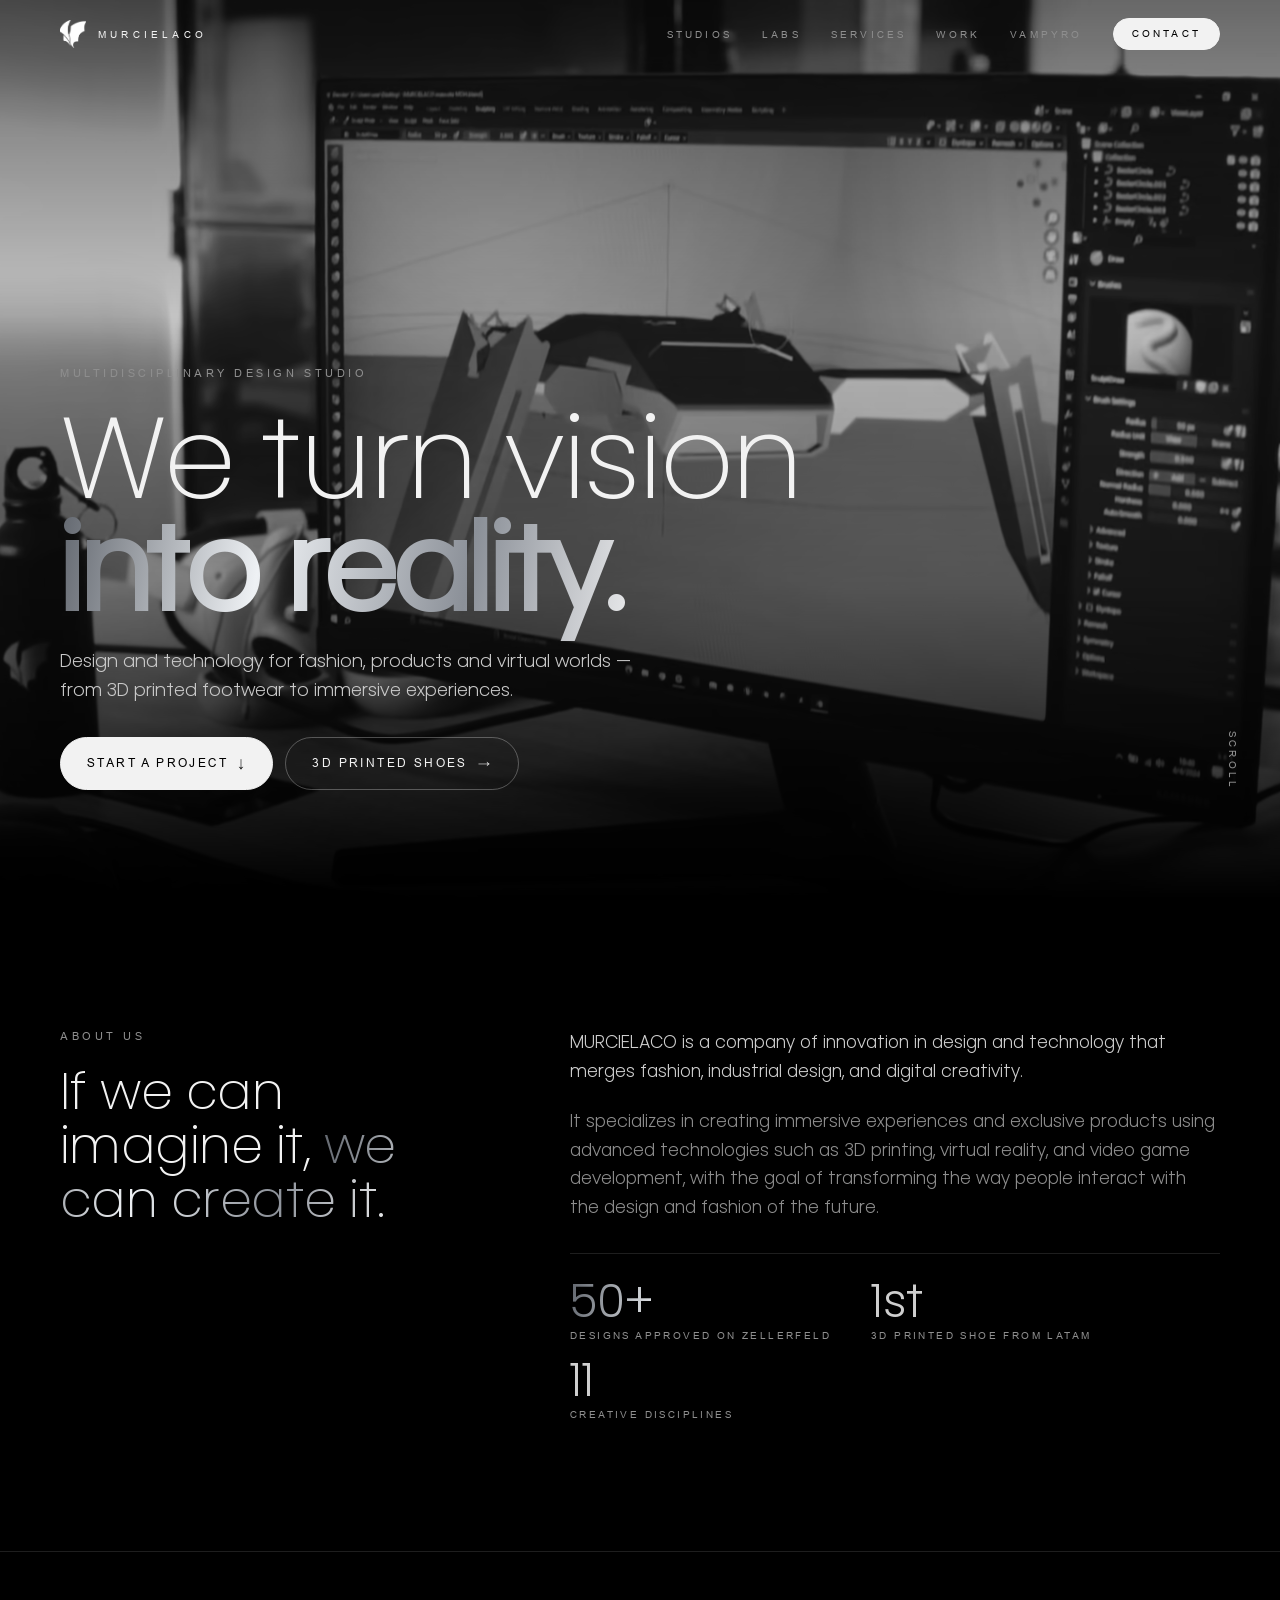
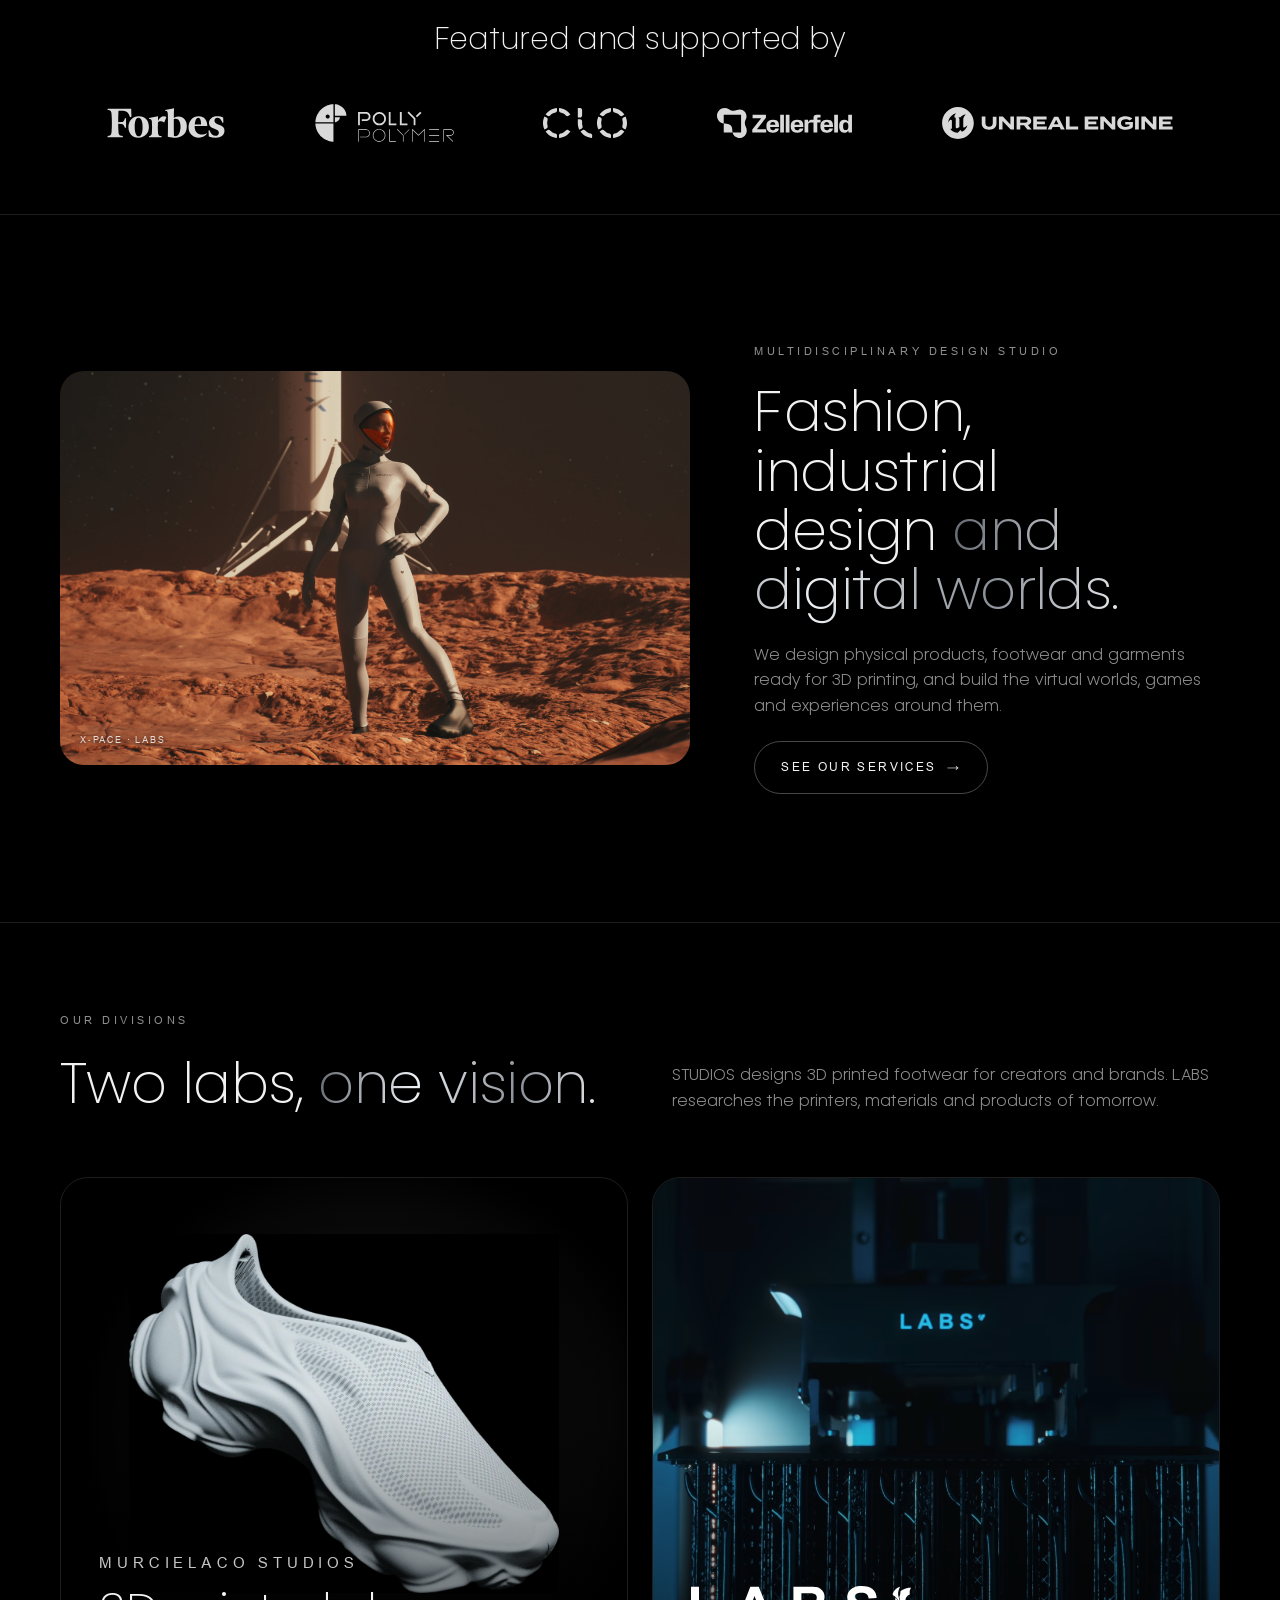
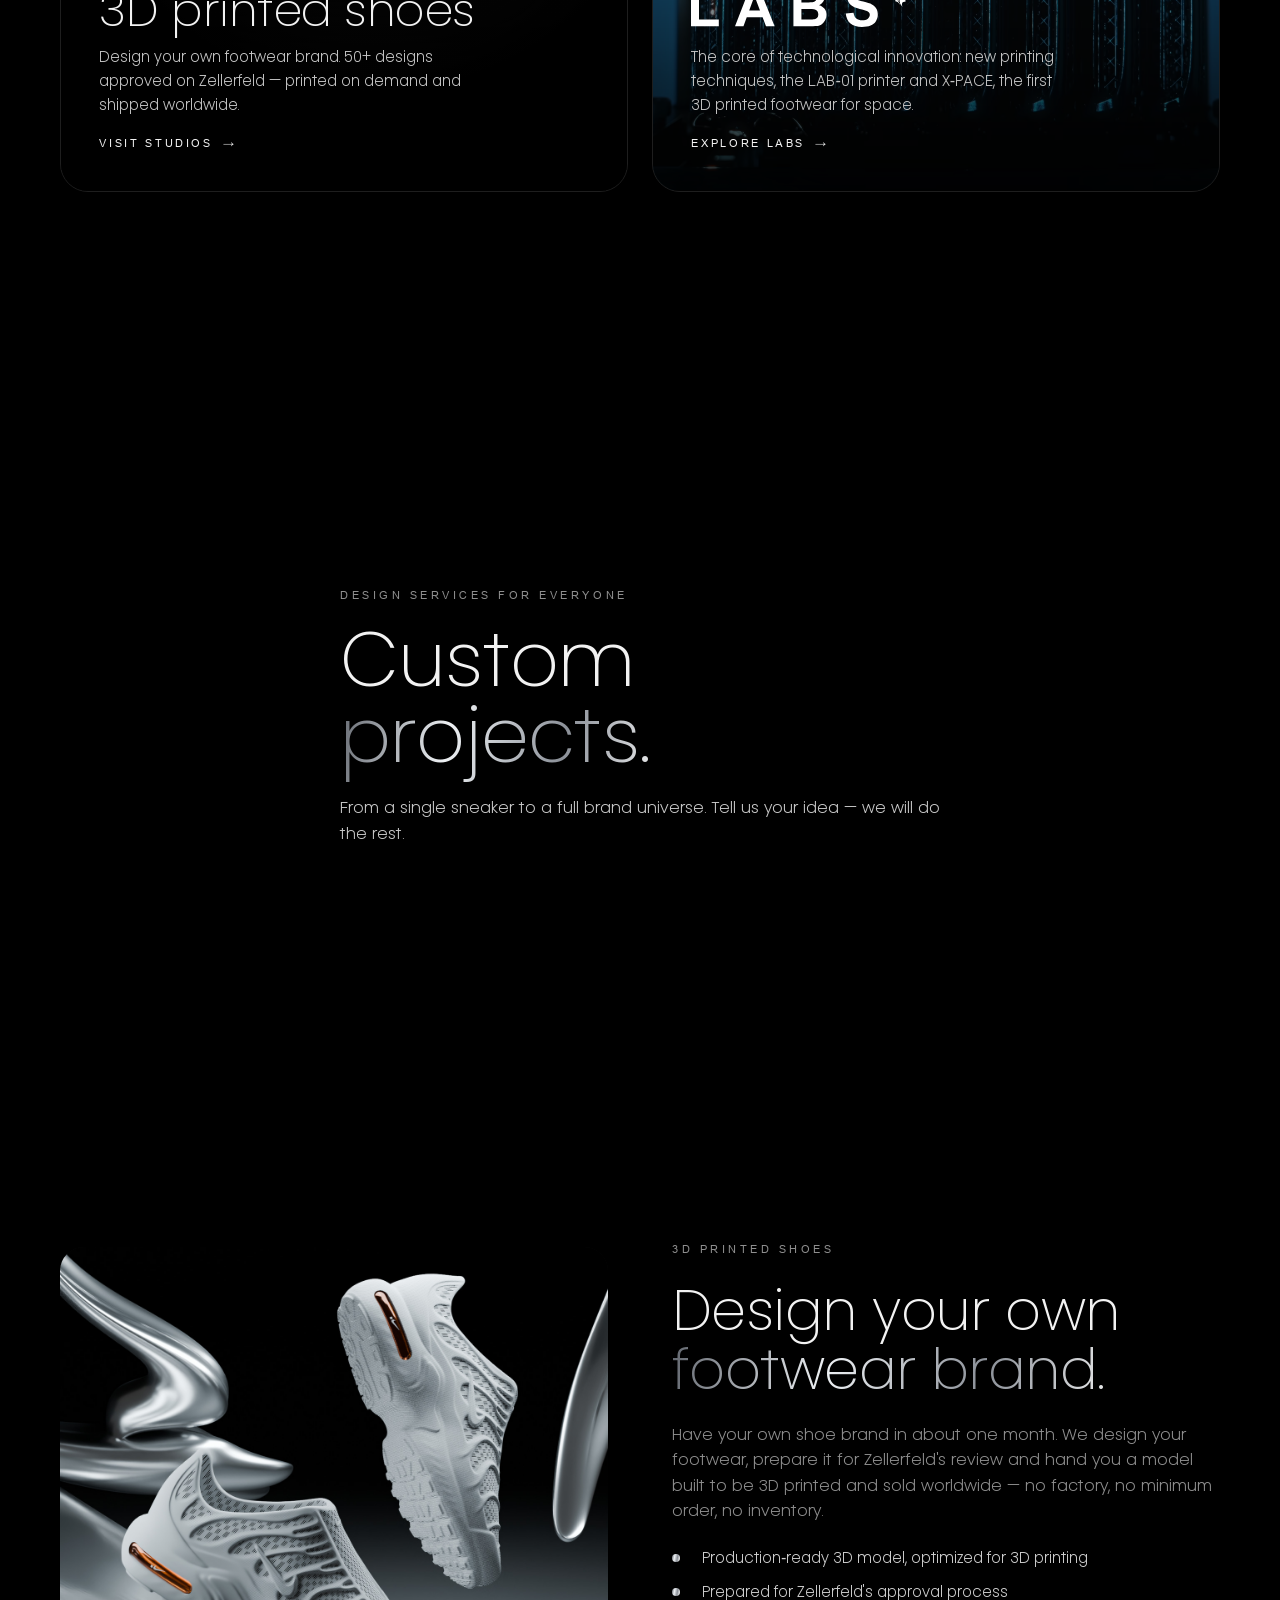
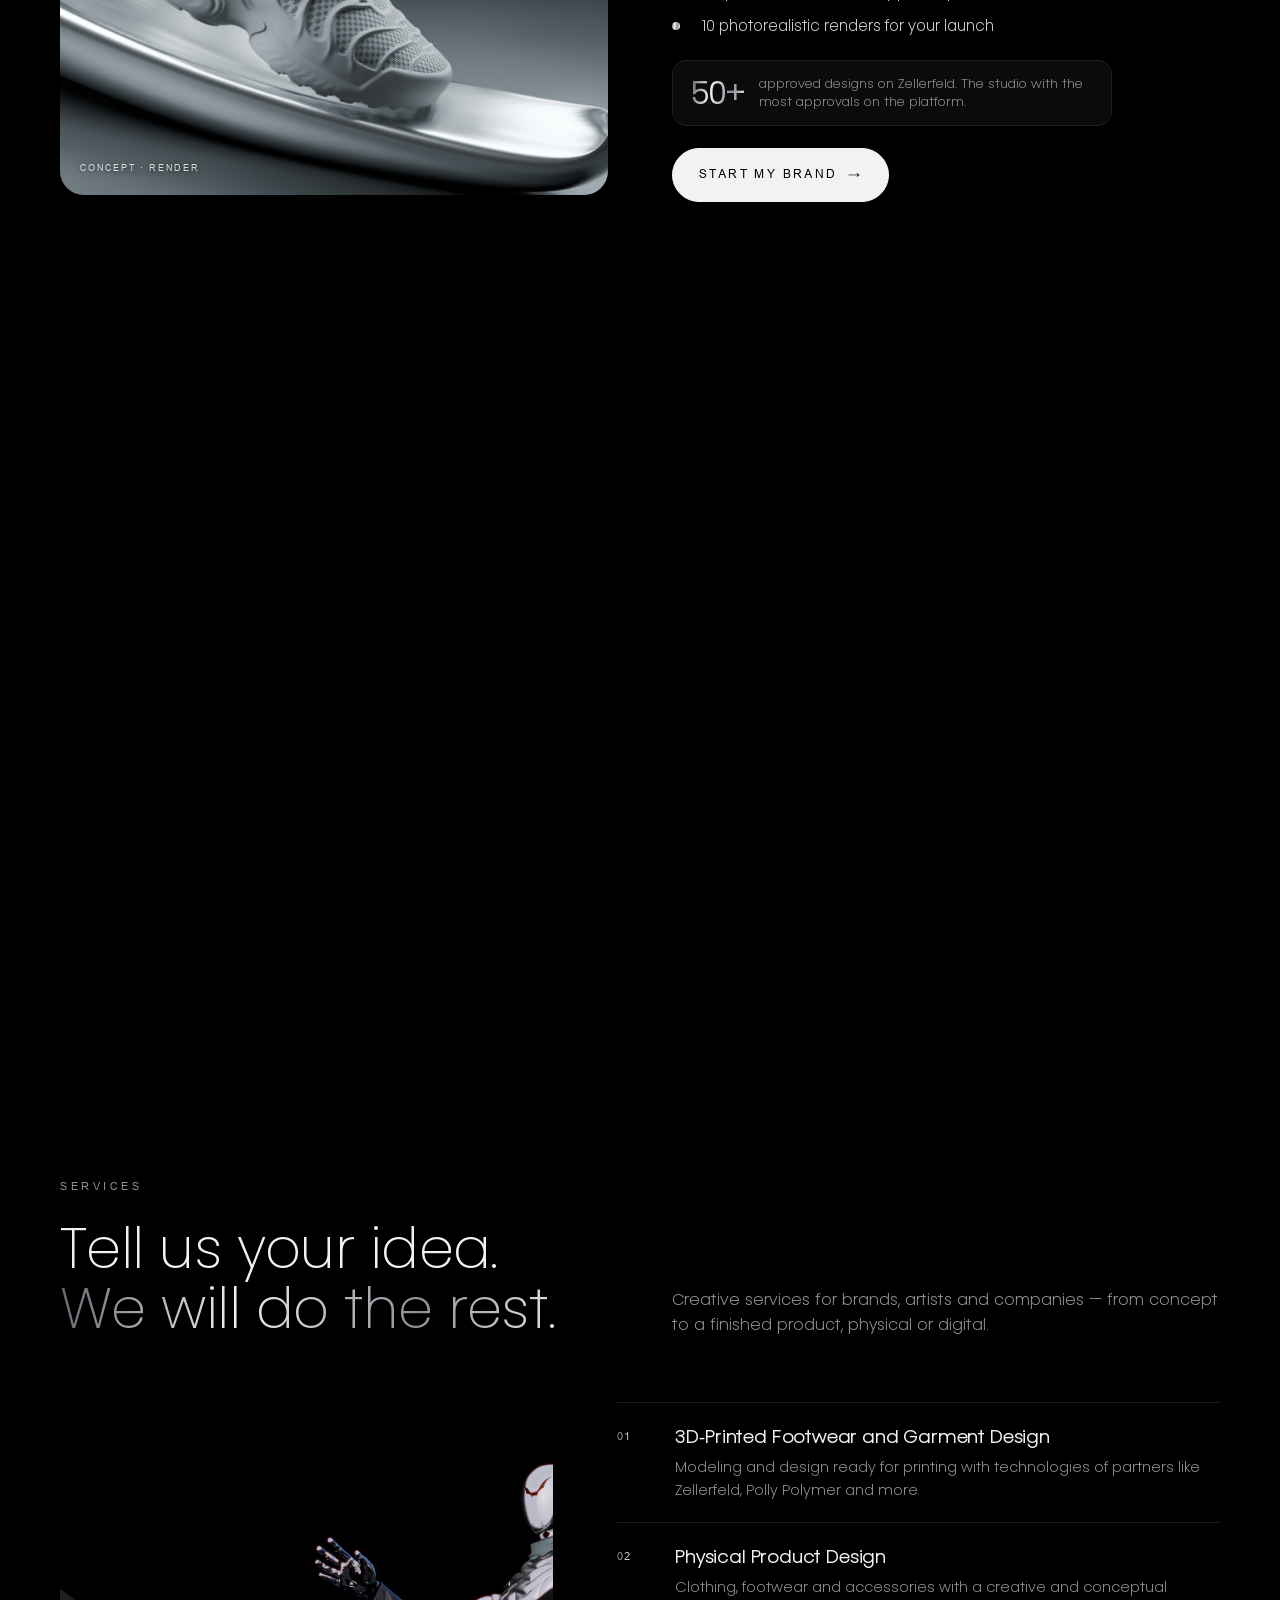
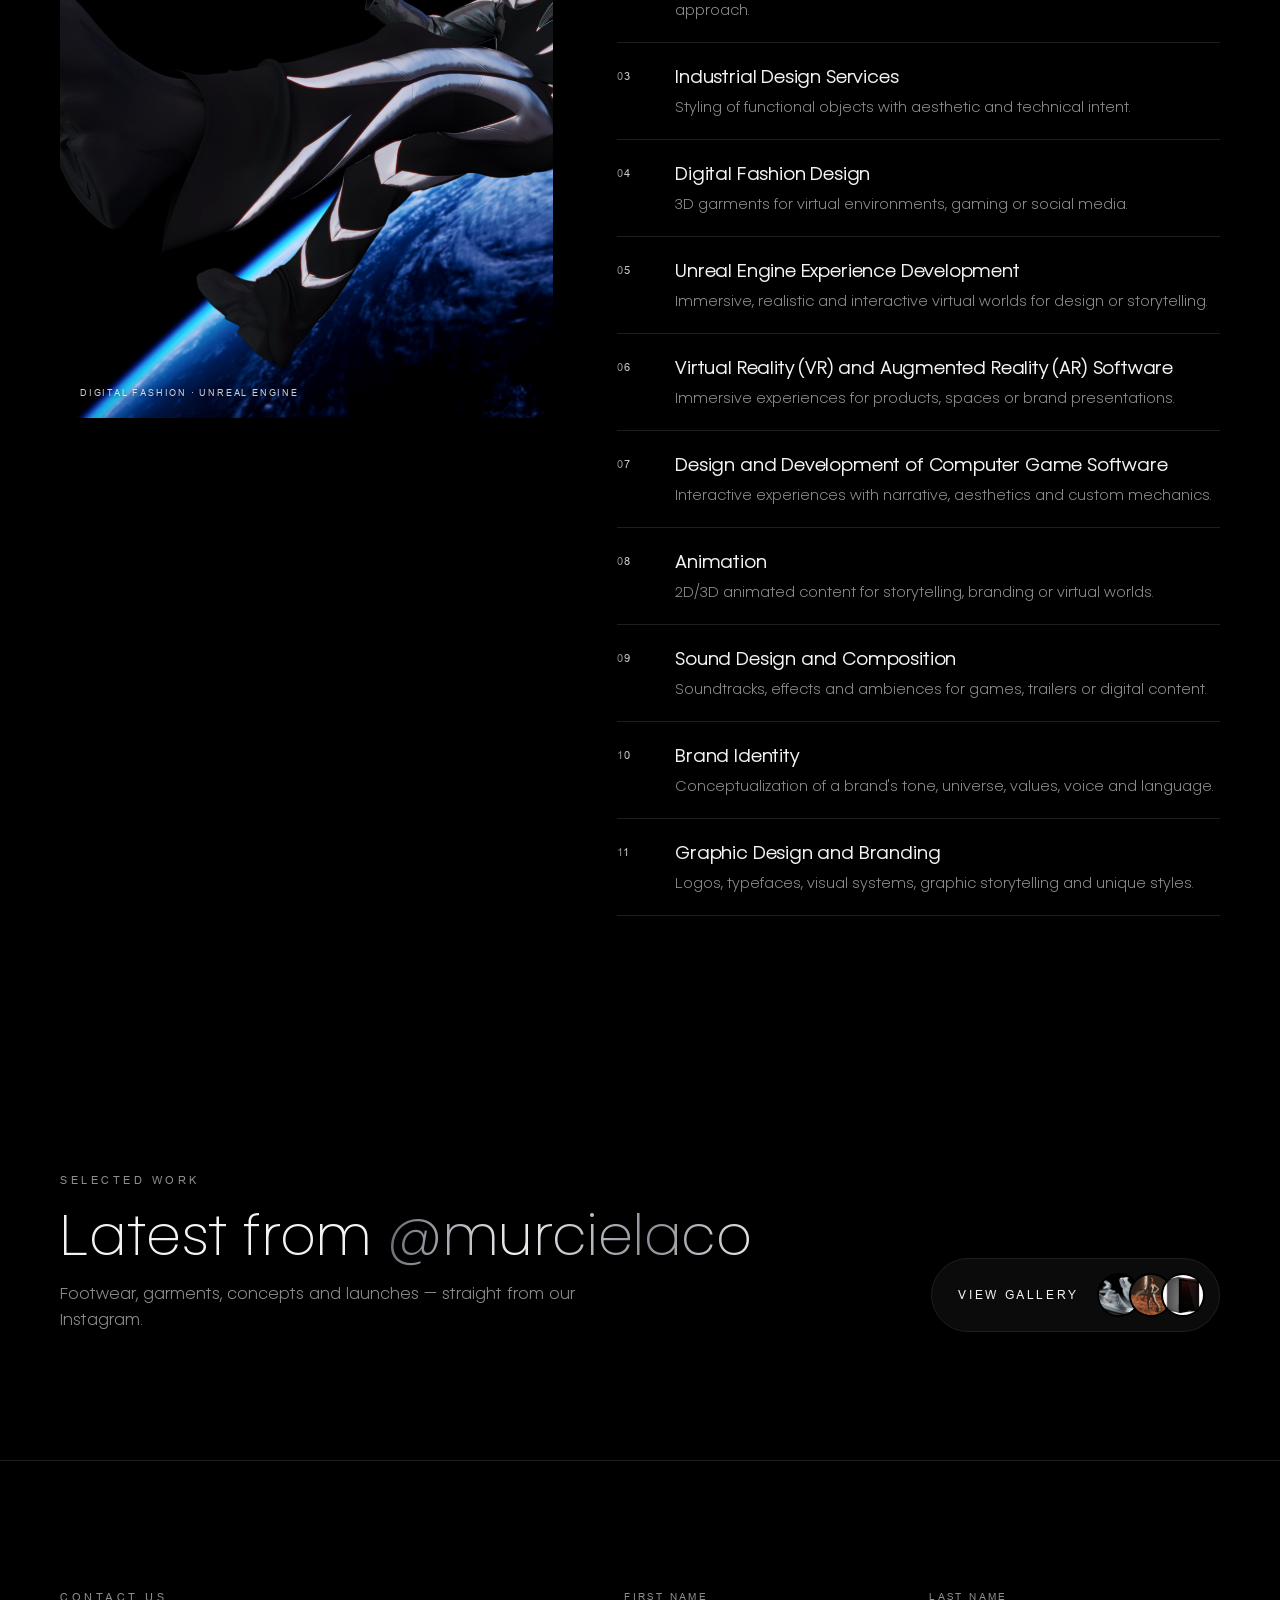
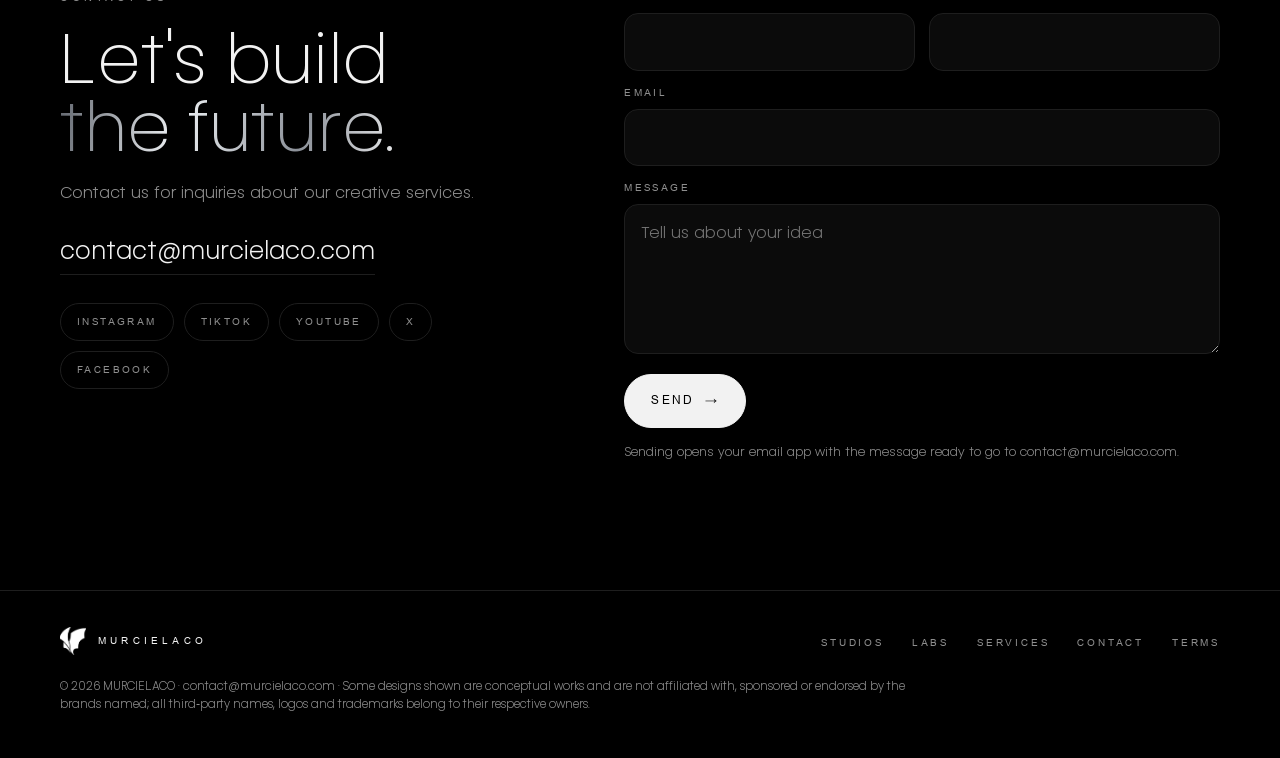
<file: index.html>
<!doctype html>
<html lang="en">
<head>
<meta charset="utf-8">
<meta name="viewport" content="width=device-width, initial-scale=1, viewport-fit=cover">
<title>MURCIELACO</title>
<meta name="description" content="MURCIELACO is a design and technology company merging fashion, industrial design and digital creativity: 3D printed footwear, product design, Unreal Engine, VR/AR, games and branding.">
<link rel="icon" href="/assets/favicon.svg?v=5" type="image/svg+xml"><link rel="icon" href="/assets/favicon-gray-32.png?v=5" sizes="32x32" type="image/png"><link rel="icon" href="/assets/favicon-gray-192.png?v=5" sizes="192x192" type="image/png"><link rel="apple-touch-icon" href="/assets/apple-touch-icon.png">
<link rel="canonical" href="https://www.murcielaco.com/">
<meta property="og:type" content="website">
<meta property="og:site_name" content="MURCIELACO"><script type="application/ld+json">{"@context":"https://schema.org","@type":"WebSite","name":"MURCIELACO","url":"https://www.murcielaco.com/"}</script>
<meta property="og:title" content="MURCIELACO">
<meta property="og:description" content="We turn vision into reality. Multidisciplinary design studio: 3D printed footwear, product design, virtual worlds and brand identity.">
<meta property="og:url" content="https://www.murcielaco.com/">
<meta property="og:image" content="https://www.murcielaco.com/assets/img/og-image.jpg">
<meta property="og:image:width" content="1200">
<meta property="og:image:height" content="630">
<meta name="twitter:card" content="summary_large_image">
<meta name="twitter:image" content="https://www.murcielaco.com/assets/img/og-image.jpg">
<link rel="preload" href="fonts/metal-bat-thin.woff2" as="font" type="font/woff2" crossorigin>
<link rel="stylesheet" href="assets/site.css?v=8">
</head>
<body>

<header class="nav">
  <div class="wrap">
    <a class="brand" href="./" aria-label="MURCIELACO home"><img src="assets/logo.png" alt=""><span>MURCIELACO</span></a>
    <ul>
      <li><a href="studios/">STUDIOS</a></li>
      <li><a href="labs/">LABS</a></li>
      <li><a href="#services">Services</a></li>
      <li><a href="#work">Work</a></li>
      <li><a href="https://vampyro.space" target="_blank" rel="noopener">VAMPYRO</a></li>
      <li><a href="#contact" class="btn sm" style="color:var(--void)">Contact</a></li>
    </ul>
    <button class="menu-btn" type="button" aria-label="Open menu" aria-expanded="false" aria-controls="drawer"><i></i></button>
  </div>
</header>
<div class="drawer" id="drawer" hidden>
  <button class="close" type="button" aria-label="Close menu">✕</button>
  <ul>
    <li><a href="./">Home</a></li>
    <li><a href="studios/">STUDIOS</a></li>
    <li><a href="labs/">LABS</a></li>
    <li><a href="#services">Services</a></li>
    <li><a href="#work">Work</a></li>
    <li><a href="https://vampyro.space" target="_blank" rel="noopener">VAMPYRO</a></li>
    <li><a href="#contact">Contact</a></li>
  </ul>
  <p class="mail">contact@murcielaco.com</p>
</div>

<main>
<section class="hero">
  <video data-auto autoplay muted loop playsinline preload="auto" poster="assets/video/studio-poster.jpg">
    <source src="assets/video/studio-av1.mp4" type='video/mp4; codecs="av01.0.08M.10"'>
    <source src="assets/video/studio.mp4" type="video/mp4">
  </video>
  <div class="wrap">
    <p class="eyebrow">Multidisciplinary design studio</p>
    <h1>We turn vision<br><b class="metal">into reality.</b></h1>
    <p class="lede">Design and technology for fashion, products and virtual worlds — from 3D printed footwear to immersive experiences.</p>
    <div class="cta-row">
      <a class="btn" href="#contact">Start a project <span aria-hidden="true">↓</span></a>
      <a class="btn ghost" href="studios/">3D printed shoes <span aria-hidden="true">→</span></a>
    </div>
  </div>
  <span class="scroll-cue" aria-hidden="true">Scroll</span>
</section>

<section class="block about" id="about">
  <div class="wrap">
    <div class="rv">
      <p class="eyebrow">About us</p>
      <h2 style="margin-top:18px">If we can imagine it, <span class="metal">we can create it.</span></h2>
    </div>
    <div class="copy rv">
      <p>MURCIELACO is a company of innovation in design and technology that merges fashion, industrial design, and digital creativity.</p>
      <p style="color:var(--mist)">It specializes in creating immersive experiences and exclusive products using advanced technologies such as 3D printing, virtual reality, and video game development, with the goal of transforming the way people interact with the design and fashion of the future.</p>
      <div class="stats">
        <div><strong class="metal">50+</strong><span>Designs approved on Zellerfeld</span></div>
        <div><strong>1st</strong><span>3D printed shoe from LATAM</span></div>
        <div><strong>11</strong><span>Creative disciplines</span></div>
      </div>
    </div>
  </div>
</section>

<section class="featured" aria-labelledby="featuredTitle">
  <div class="wrap">
    <h2 class="featured-title" id="featuredTitle">Featured and supported by</h2>
    <div class="logos">
      <a class="forbes" href="https://www.forbes.com/sites/alainhunkins/2025/05/21/redefining-leadership-for-the-future-of-work/" target="_blank" rel="noopener" aria-label="Forbes"><img src="assets/logo-forbes.svg" alt="Forbes"></a>
      <a class="polly" href="https://www.pollypolymer.com/" target="_blank" rel="noopener" aria-label="Polly Polymer"><img src="assets/logo-polly.svg" alt="Polly Polymer"></a>
      <a class="clo" href="https://clo3d.com/" target="_blank" rel="noopener" aria-label="CLO"><img src="assets/logo-clo.svg" alt="CLO"></a>
      <a class="zellerfeld" href="https://www.zellerfeld.com/collections/vampyro" target="_blank" rel="noopener" aria-label="Zellerfeld"><img src="assets/logo-zellerfeld.svg" alt="Zellerfeld"></a>
      <a class="unreal" href="https://www.unrealengine.com/" target="_blank" rel="noopener" aria-label="Unreal Engine"><img src="assets/logo-unreal.svg" alt="Unreal Engine"></a>
    </div>
  </div>
</section>

<section class="block">
  <div class="wrap split">
    <figure class="media rv" style="aspect-ratio:16/10">
      <img src="assets/img/xpace-mars-walk.jpg" alt="X-PACE 3D printed space footwear on the surface of Mars" loading="lazy">
      <figcaption>X‑PACE · Labs</figcaption>
    </figure>
    <div class="text rv">
      <p class="eyebrow">Multidisciplinary design studio</p>
      <h2>Fashion, industrial design <span class="metal">and digital worlds.</span></h2>
      <p>We design physical products, footwear and garments ready for 3D printing, and build the virtual worlds, games and experiences around them.</p>
      <div class="cta-row"><a class="btn ghost" href="#services">See our services <span aria-hidden="true">→</span></a></div>
    </div>
  </div>
</section>

<section class="block rule" id="divisions" style="padding-top:clamp(56px,7vw,96px)">
  <div class="wrap">
    <div class="services-head rv">
      <p class="eyebrow">Our divisions</p>
      <h2>Two labs, <span class="metal">one vision.</span></h2>
      <p class="lede">STUDIOS designs 3D printed footwear for creators and brands. LABS researches the printers, materials and products of tomorrow.</p>
    </div>
    <div class="divisions">
      <a class="division studios rv" href="studios/">
        <img src="assets/img/vampyro-white.jpg" alt="White 3D printed VAMPYRO shoe" loading="lazy">
        <div class="in">
          <p class="eyebrow">MURCIELACO Studios</p>
          <h3>3D printed shoes</h3>
          <p>Design your own footwear brand. 50+ designs approved on Zellerfeld — printed on demand and shipped worldwide.</p>
          <span class="go">Visit Studios <i>→</i></span>
        </div>
      </a>
      <a class="division rv" href="labs/">
        <video data-auto muted loop playsinline preload="none" poster="assets/video/labs-poster.jpg">
          <source src="assets/video/labs-av1.mp4" type='video/mp4; codecs="av01.0.08M.10"'>
          <source src="assets/video/labs.mp4" type="video/mp4">
        </video>
        <div class="in">
          <img class="labs-mark" src="assets/labs-logo.svg" alt="LABS">
          <p>The core of technological innovation: new printing techniques, the LAB‑01 printer and X‑PACE, the first 3D printed footwear for space.</p>
          <span class="go">Explore Labs <i>→</i></span>
        </div>
      </a>
    </div>
  </div>
</section>

<section class="band" aria-labelledby="customTitle">
  <video data-auto muted loop playsinline preload="none" poster="assets/video/vampyro-poster.jpg">
    <source src="assets/video/vampyro-av1.mp4" type='video/mp4; codecs="av01.0.08M.10"'>
    <source src="assets/video/vampyro.mp4" type="video/mp4">
  </video>
  <div class="wrap">
    <p class="eyebrow">Design services for everyone</p>
    <h2 id="customTitle">Custom<br><span class="metal">projects.</span></h2>
    <p class="lede">From a single sneaker to a full brand universe. Tell us your idea — we will do the rest.</p>
  </div>
</section>

<section class="block">
  <div class="wrap shoes">
    <figure class="rot-frame rv">
      <img class="on" src="assets/img/renders/r01.jpg" alt="Photorealistic render of a 3D printed shoe by MURCIELACO">
      <img src="assets/img/renders/r03.jpg" alt="" loading="lazy">
      <img src="assets/img/renders/r05.jpg" alt="" loading="lazy">
      <img src="assets/img/renders/r08.jpg" alt="" loading="lazy">
      <img src="assets/img/renders/r11.jpg" alt="" loading="lazy">
      <img src="assets/img/renders/r14.jpg" alt="" loading="lazy">
      <img src="assets/img/renders/r17.jpg" alt="" loading="lazy">
      <img src="assets/img/renders/r20.jpg" alt="" loading="lazy">
      <figcaption class="cap">Concept · render</figcaption>
    </figure>
    <div class="text rv" style="display:grid;gap:22px">
      <p class="eyebrow">3D printed shoes</p>
      <h2>Design your own <span class="metal">footwear brand.</span></h2>
      <p class="lede">Have your own shoe brand in about one month. We design your footwear, prepare it for Zellerfeld's review and hand you a model built to be 3D printed and sold worldwide — no factory, no minimum order, no inventory.</p>
      <ul class="ticks">
        <li>Production‑ready 3D model, optimized for 3D printing</li>
        <li>Prepared for Zellerfeld's approval process</li>
        <li>10 photorealistic renders for your launch</li>
      </ul>
      <div class="claim"><strong class="metal">50+</strong><span>approved designs on Zellerfeld. The studio with the most approvals on the platform.</span></div>
      <div class="cta-row"><a class="btn" href="studios/">Start my brand <span aria-hidden="true">→</span></a></div>
    </div>
  </div>
</section>

<section class="liquid" aria-hidden="true">
  <video data-auto muted loop playsinline preload="none" poster="assets/video/symbiosis-liquid-poster.jpg">
    <source src="assets/video/symbiosis-liquid-av1.mp4" type='video/mp4; codecs="av01.0.12M.10"'>
    <source src="assets/video/symbiosis-liquid-hevc.mp4" type='video/mp4; codecs="hvc1"'>
    <source src="assets/video/symbiosis-liquid.mp4" type="video/mp4">
  </video>
</section>

<section class="block" id="services">
  <div class="wrap">
    <div class="services-head rv">
      <p class="eyebrow">Services</p>
      <h2>Tell us your idea. <span class="metal">We will do the rest.</span></h2>
      <p class="lede">Creative services for brands, artists and companies — from concept to a finished product, physical or digital.</p>
    </div>
    <div class="services-grid">
      <figure class="media rv">
        <img src="assets/img/astronaut-earth.jpg" alt="Digital astronaut character floating above Earth" loading="lazy" style="object-position:38% 50%">
        <figcaption>Digital fashion · Unreal Engine</figcaption>
      </figure>
      <ol class="svc rv">
        <li><div><h3>3D‑Printed Footwear and Garment Design</h3><p>Modeling and design ready for printing with technologies of partners like Zellerfeld, Polly Polymer and more.</p></div></li>
        <li><div><h3>Physical Product Design</h3><p>Clothing, footwear and accessories with a creative and conceptual approach.</p></div></li>
        <li><div><h3>Industrial Design Services</h3><p>Styling of functional objects with aesthetic and technical intent.</p></div></li>
        <li><div><h3>Digital Fashion Design</h3><p>3D garments for virtual environments, gaming or social media.</p></div></li>
        <li><div><h3>Unreal Engine Experience Development</h3><p>Immersive, realistic and interactive virtual worlds for design or storytelling.</p></div></li>
        <li><div><h3>Virtual Reality (VR) and Augmented Reality (AR) Software</h3><p>Immersive experiences for products, spaces or brand presentations.</p></div></li>
        <li><div><h3>Design and Development of Computer Game Software</h3><p>Interactive experiences with narrative, aesthetics and custom mechanics.</p></div></li>
        <li><div><h3>Animation</h3><p>2D/3D animated content for storytelling, branding or virtual worlds.</p></div></li>
        <li><div><h3>Sound Design and Composition</h3><p>Soundtracks, effects and ambiences for games, trailers or digital content.</p></div></li>
        <li><div><h3>Brand Identity</h3><p>Conceptualization of a brand's tone, universe, values, voice and language.</p></div></li>
        <li><div><h3>Graphic Design and Branding</h3><p>Logos, typefaces, visual systems, graphic storytelling and unique styles.</p></div></li>
      </ol>
    </div>
  </div>
</section>

<section class="block work" id="work">
  <div class="wrap">
    <div class="rv">
      <p class="eyebrow">Selected work</p>
      <h2 style="margin-top:16px">Latest from <span class="metal">@murcielaco</span></h2>
      <p class="lede">Footwear, garments, concepts and launches — straight from our Instagram.</p>
    </div>
    <button class="work-btn rv" type="button" id="openGallery" aria-haspopup="dialog">
      <span>View gallery</span>
      <span class="thumbs" aria-hidden="true"><img src="assets/img/renders/r01.jpg" alt=""><img src="assets/img/xpace-mars-walk.jpg" alt=""><img src="assets/img/lab01-closed.jpg" alt=""></span>
    </button>
  </div>
</section>

<section class="block rule" id="contact">
  <div class="wrap contact-grid">
    <div class="rv">
      <p class="eyebrow">Contact us</p>
      <h2 style="margin-top:18px">Let's build <span class="metal">the future.</span></h2>
      <p class="lede" style="margin-top:20px">Contact us for inquiries about our creative services.</p>
      <a class="mail-big" href="mailto:contact@murcielaco.com">contact@murcielaco.com</a>
      <div class="socials">
        <a href="https://www.instagram.com/murcielaco" target="_blank" rel="noopener">Instagram</a>
        <a href="https://www.tiktok.com/@murcielaco" target="_blank" rel="noopener">TikTok</a>
        <a href="https://www.youtube.com/@murcielacostudios" target="_blank" rel="noopener">YouTube</a>
        <a href="https://x.com/murcielaco" target="_blank" rel="noopener">X</a>
        <a href="https://www.facebook.com/murcielaco" target="_blank" rel="noopener">Facebook</a>
      </div>
    </div>
    <form class="contact rv" id="contactForm">
      <div class="field"><label for="first">First name</label><input id="first" name="first" autocomplete="given-name" required></div>
      <div class="field"><label for="last">Last name</label><input id="last" name="last" autocomplete="family-name"></div>
      <div class="field full"><label for="email">Email</label><input id="email" name="email" type="email" autocomplete="email" required></div>
      <div class="field full"><label for="message">Message</label><textarea id="message" name="message" required placeholder="Tell us about your idea"></textarea></div>
      <button class="btn" type="submit">Send <span aria-hidden="true">→</span></button>
      <p class="form-note">Sending opens your email app with the message ready to go to contact@murcielaco.com.</p>
    </form>
  </div>
</section>
</main>

<div class="gal" id="gallery" role="dialog" aria-modal="true" aria-label="Selected work" hidden>
  <div class="gal-top">
    <p class="eyebrow"><a href="https://www.instagram.com/murcielaco/" target="_blank" rel="noopener" style="color:inherit">@murcielaco on Instagram</a></p>
    <button class="gal-close" id="closeGallery" type="button" aria-label="Close gallery">✕</button>
  </div>
  <div class="track" id="track"></div>
  <div class="gal-nav">
    <button type="button" id="prev" aria-label="Previous">←</button>
    <span class="count" id="count">1 / 25</span>
    <button type="button" id="next" aria-label="Next">→</button>
  </div>
</div>

<footer>
  <div class="wrap">
    <div class="top">
      <a class="brand" href="./"><img src="assets/logo.png" alt=""><span>MURCIELACO</span></a>
      <ul>
        <li><a href="studios/">STUDIOS</a></li>
        <li><a href="labs/">LABS</a></li>
        <li><a href="#services">Services</a></li>
        <li><a href="#contact">Contact</a></li>
        <li><a href="studios/terms.html">Terms</a></li>
      </ul>
    </div>
    <p class="fine">© 2026 MURCIELACO · contact@murcielaco.com · Some designs shown are conceptual works and are not affiliated with, sponsored or endorsed by the brands named; all third‑party names, logos and trademarks belong to their respective owners.</p>
  </div>
</footer>

<script src="assets/site.js?v=7" defer></script>
</body>
</html>
</file>
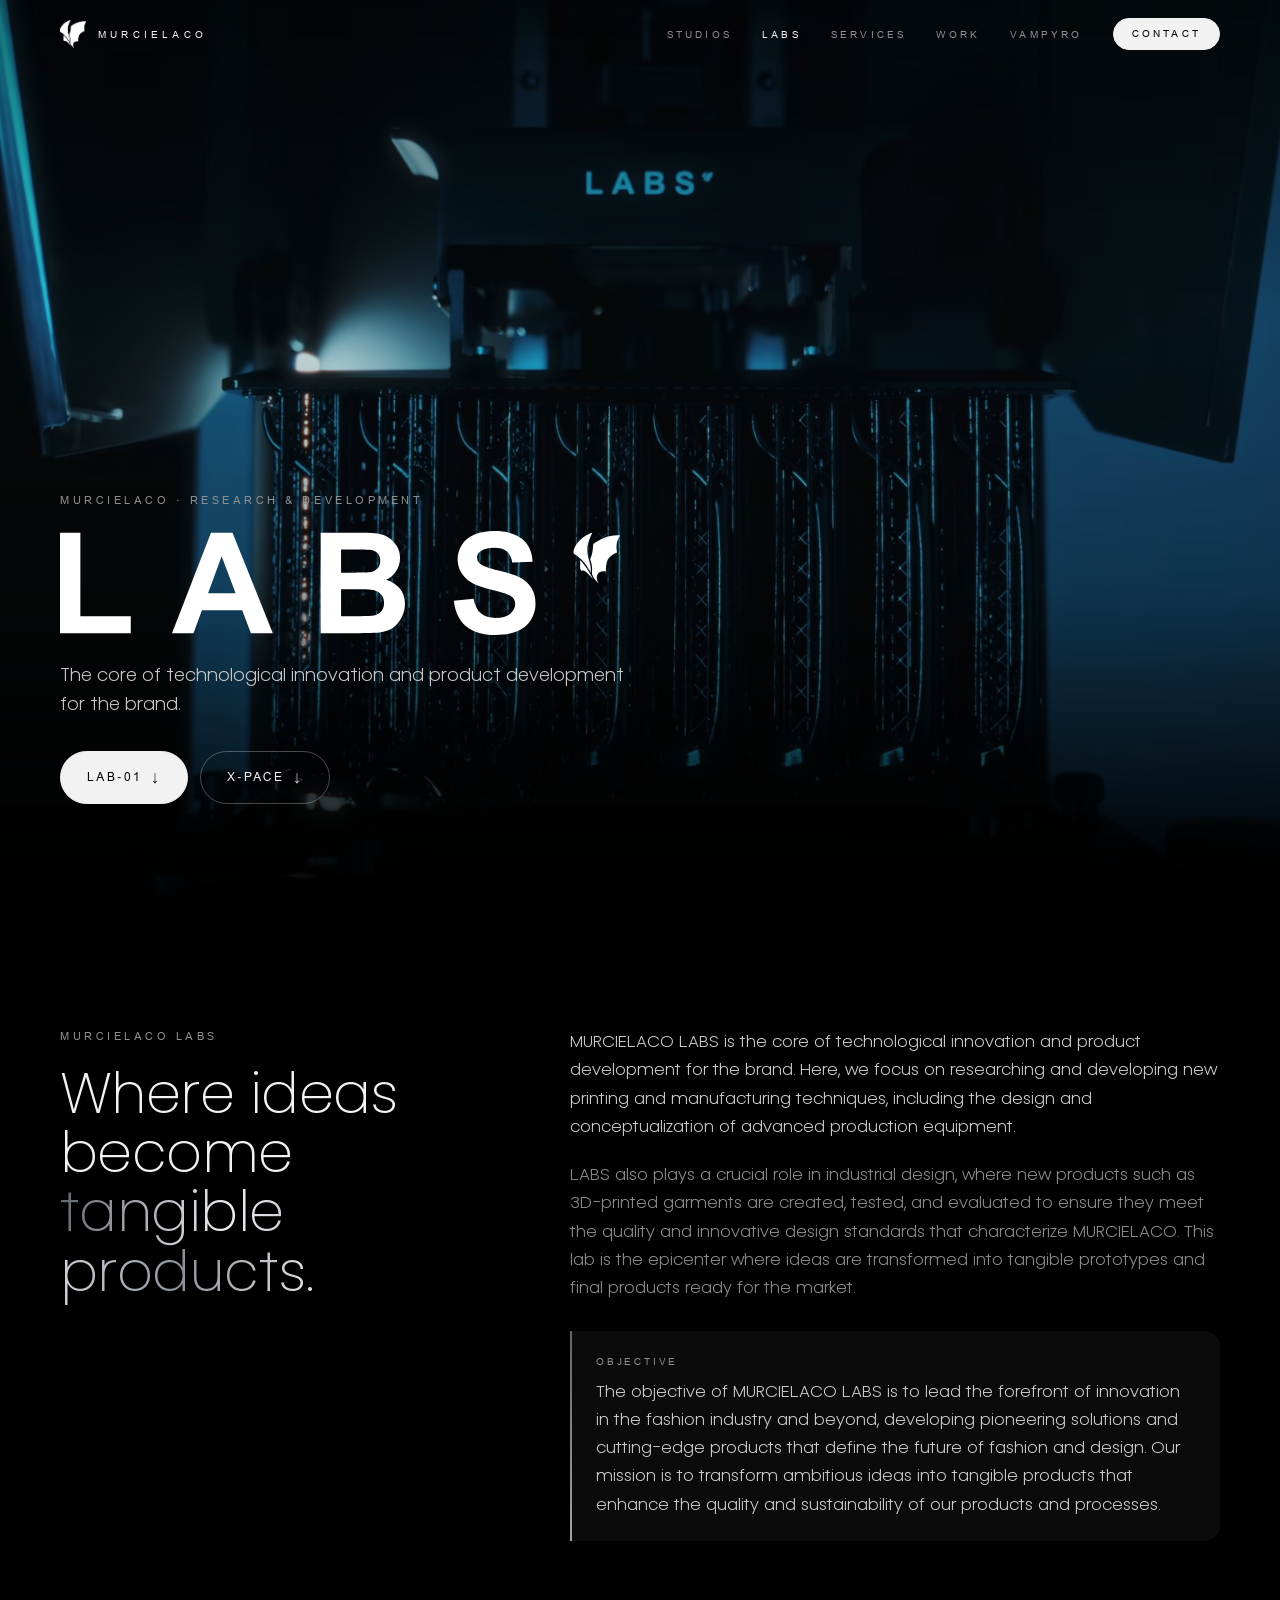
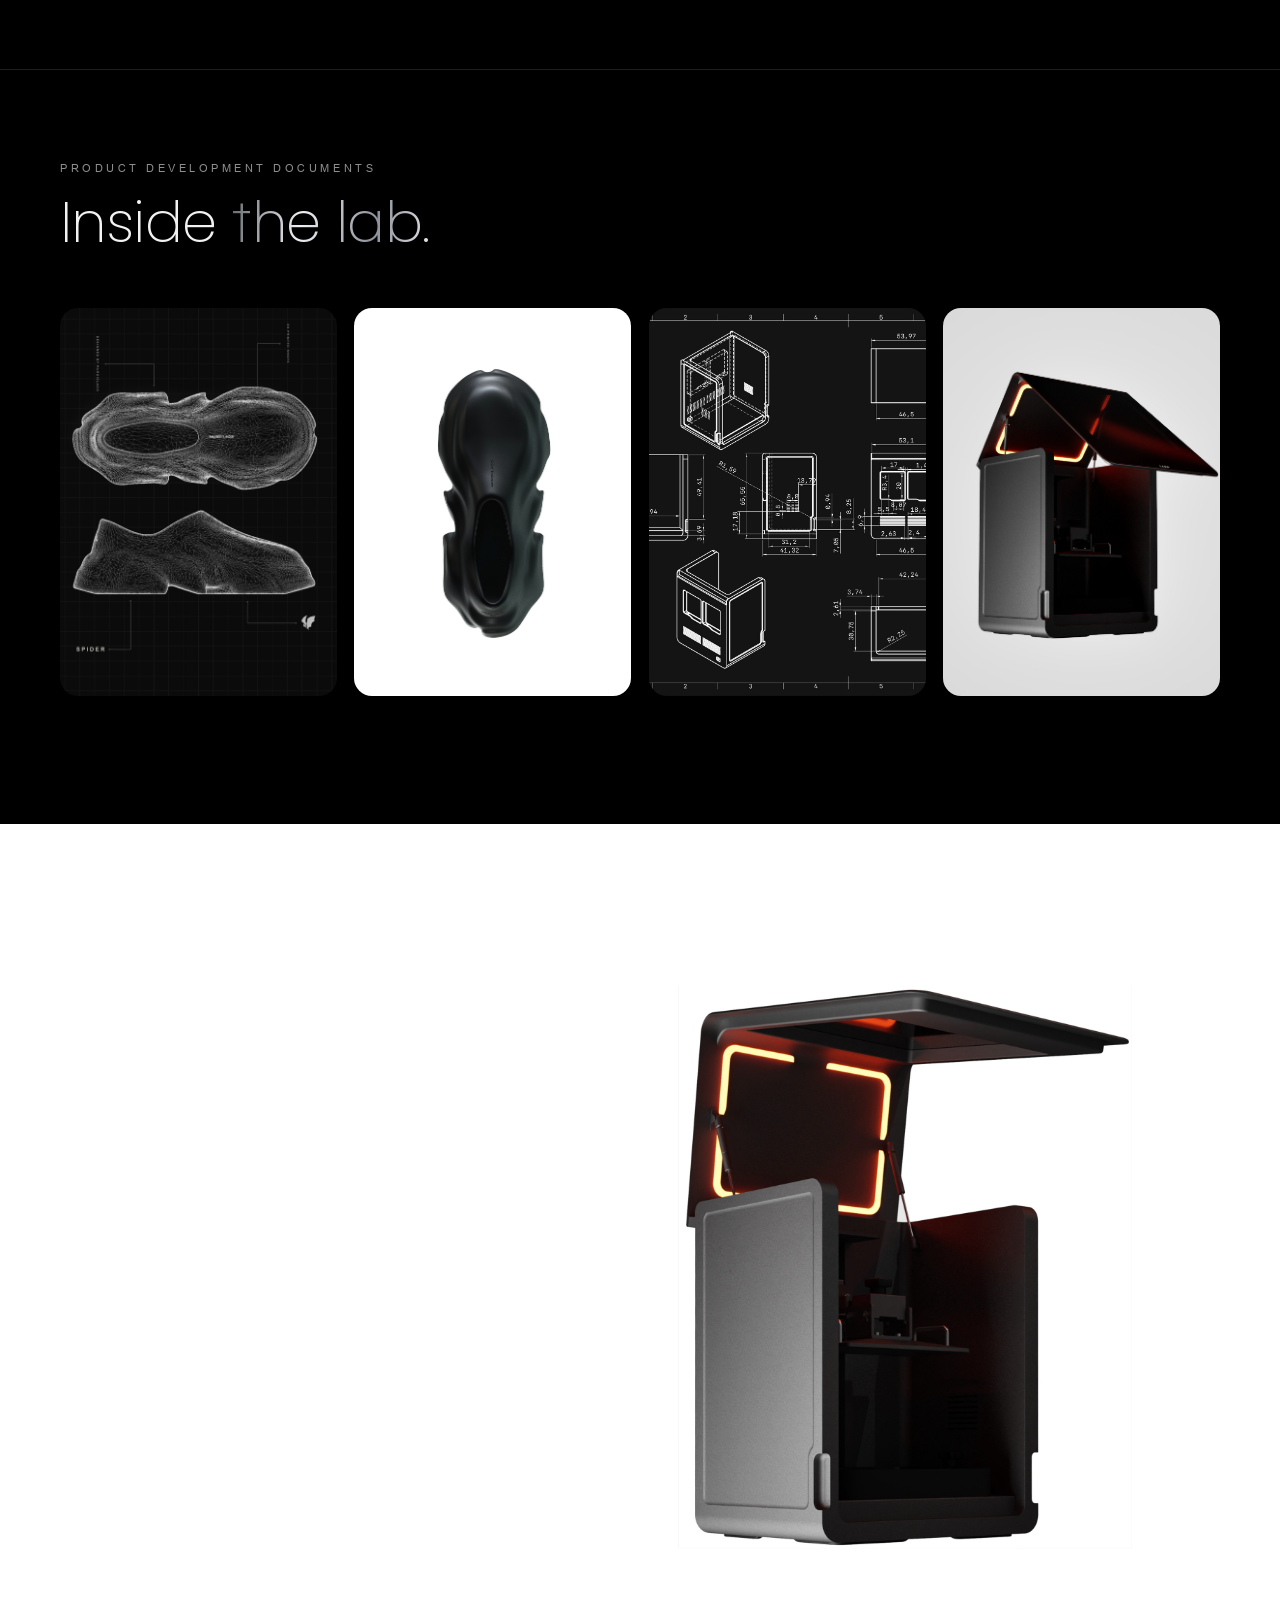
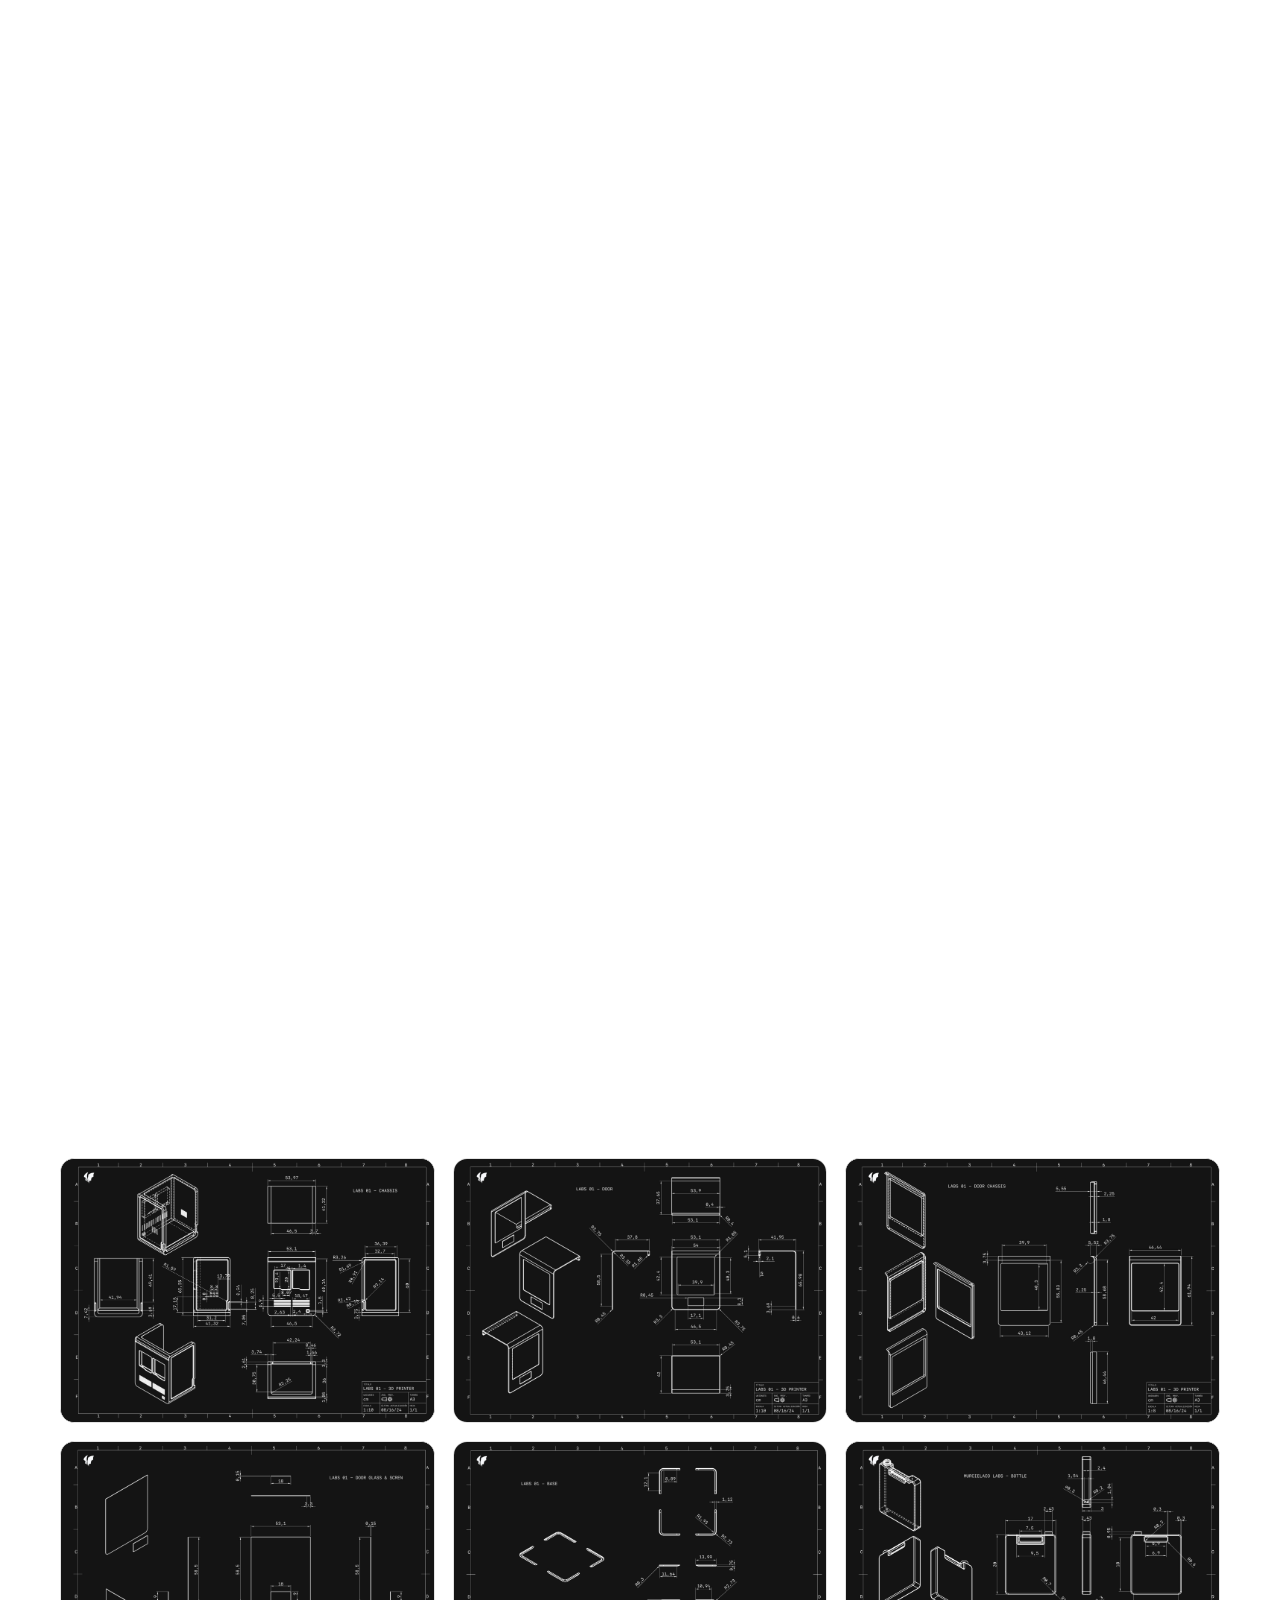
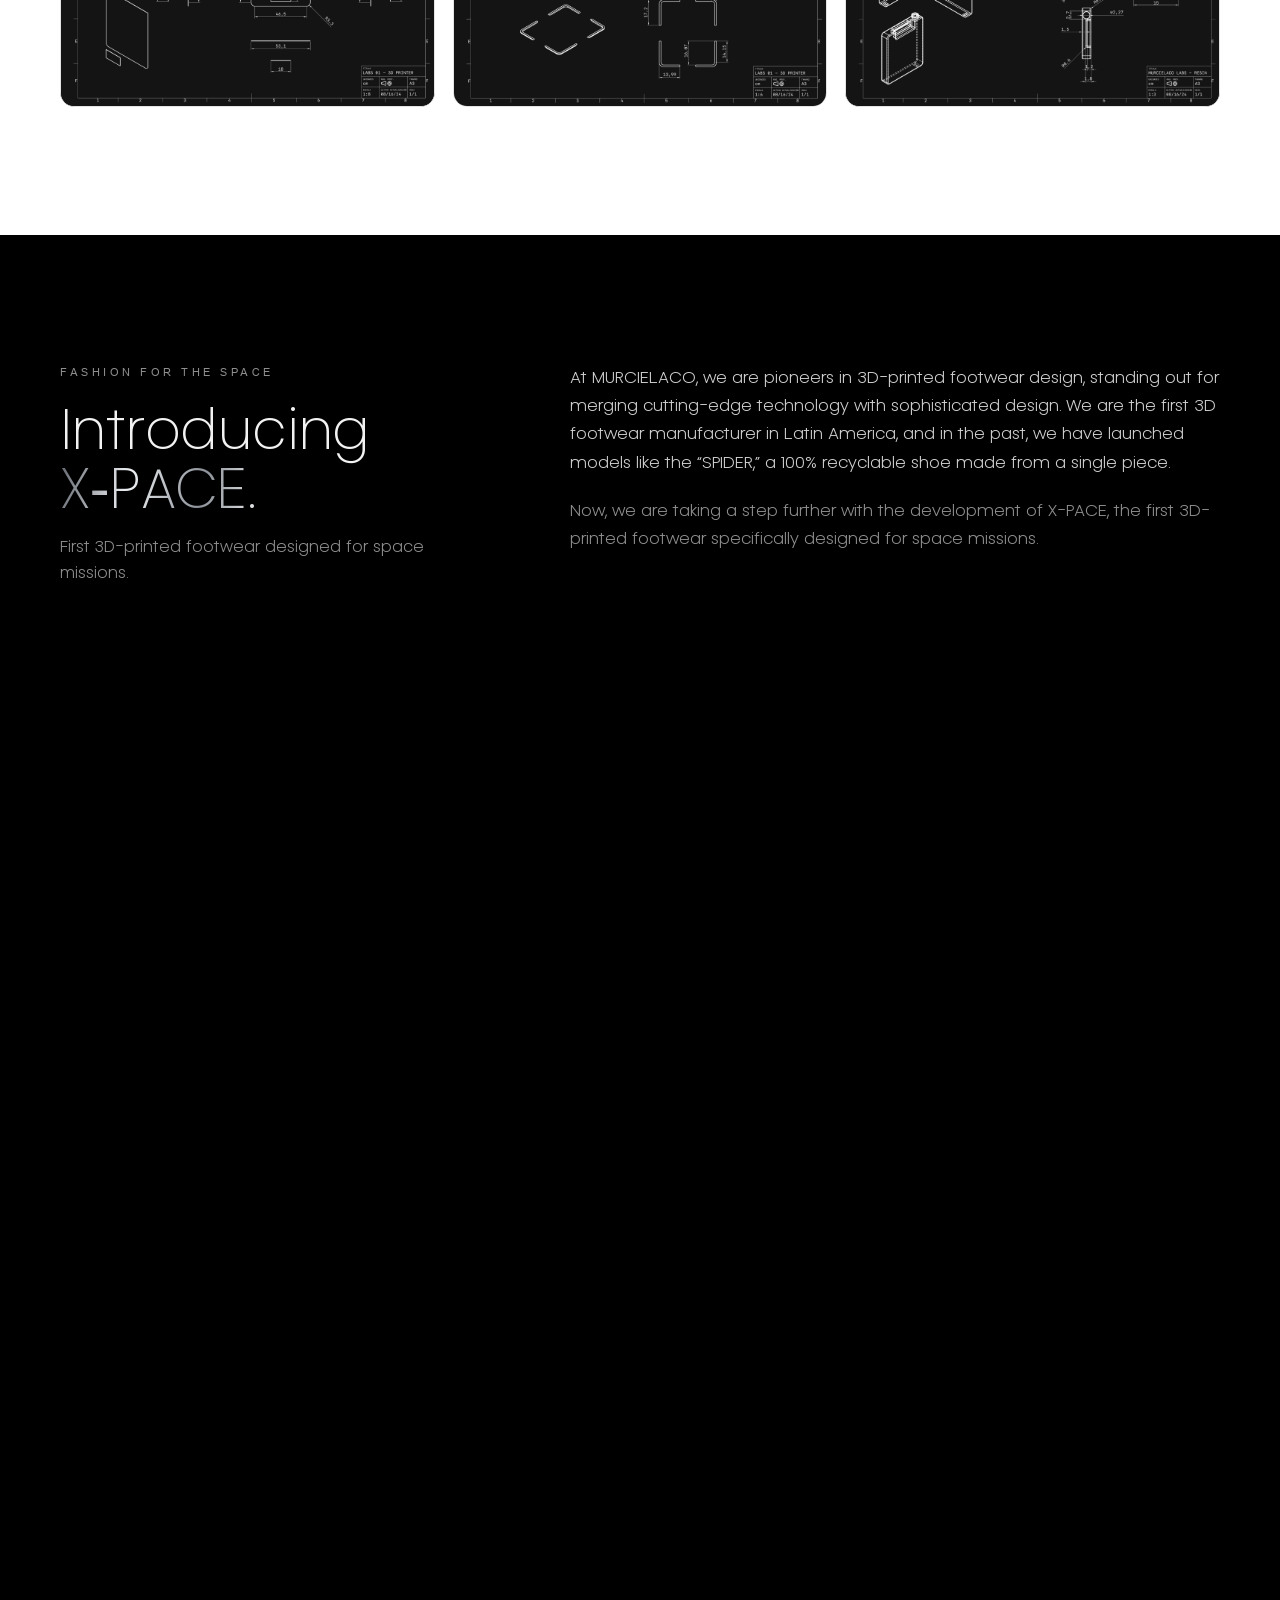
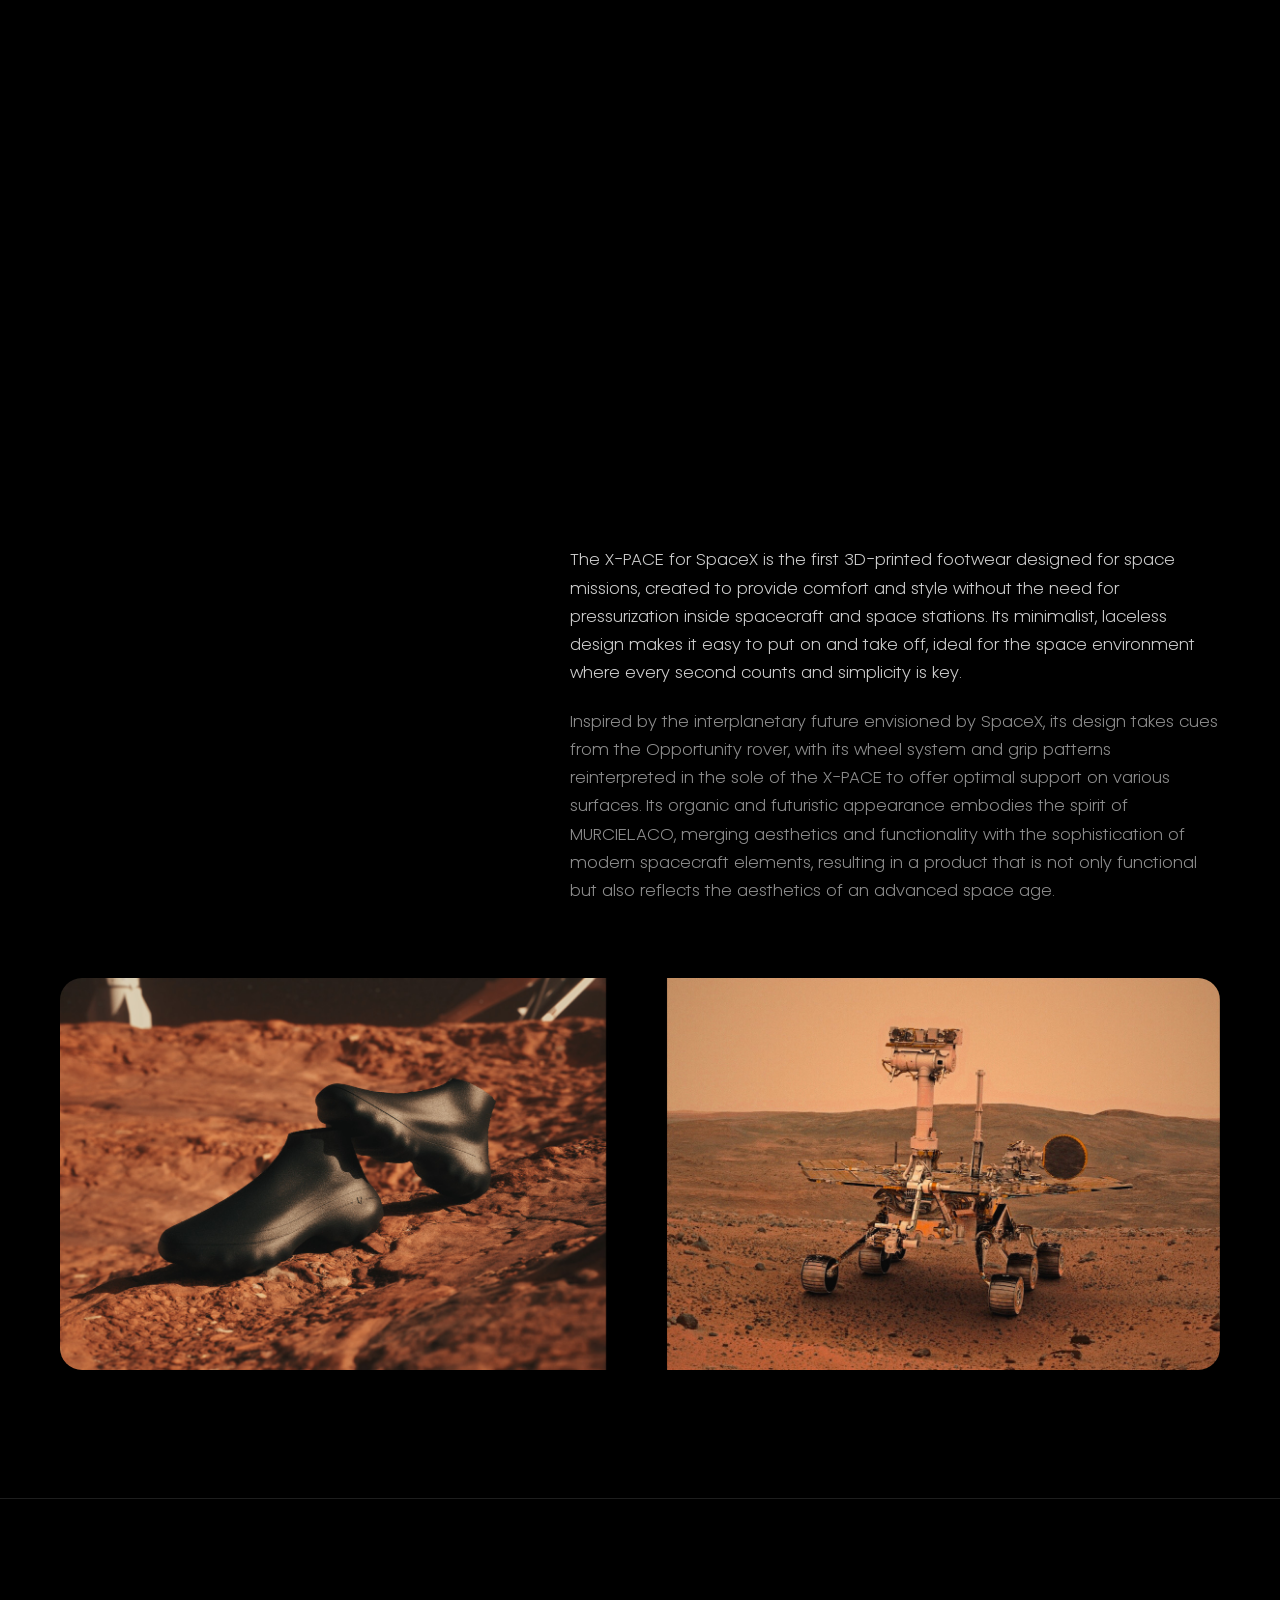
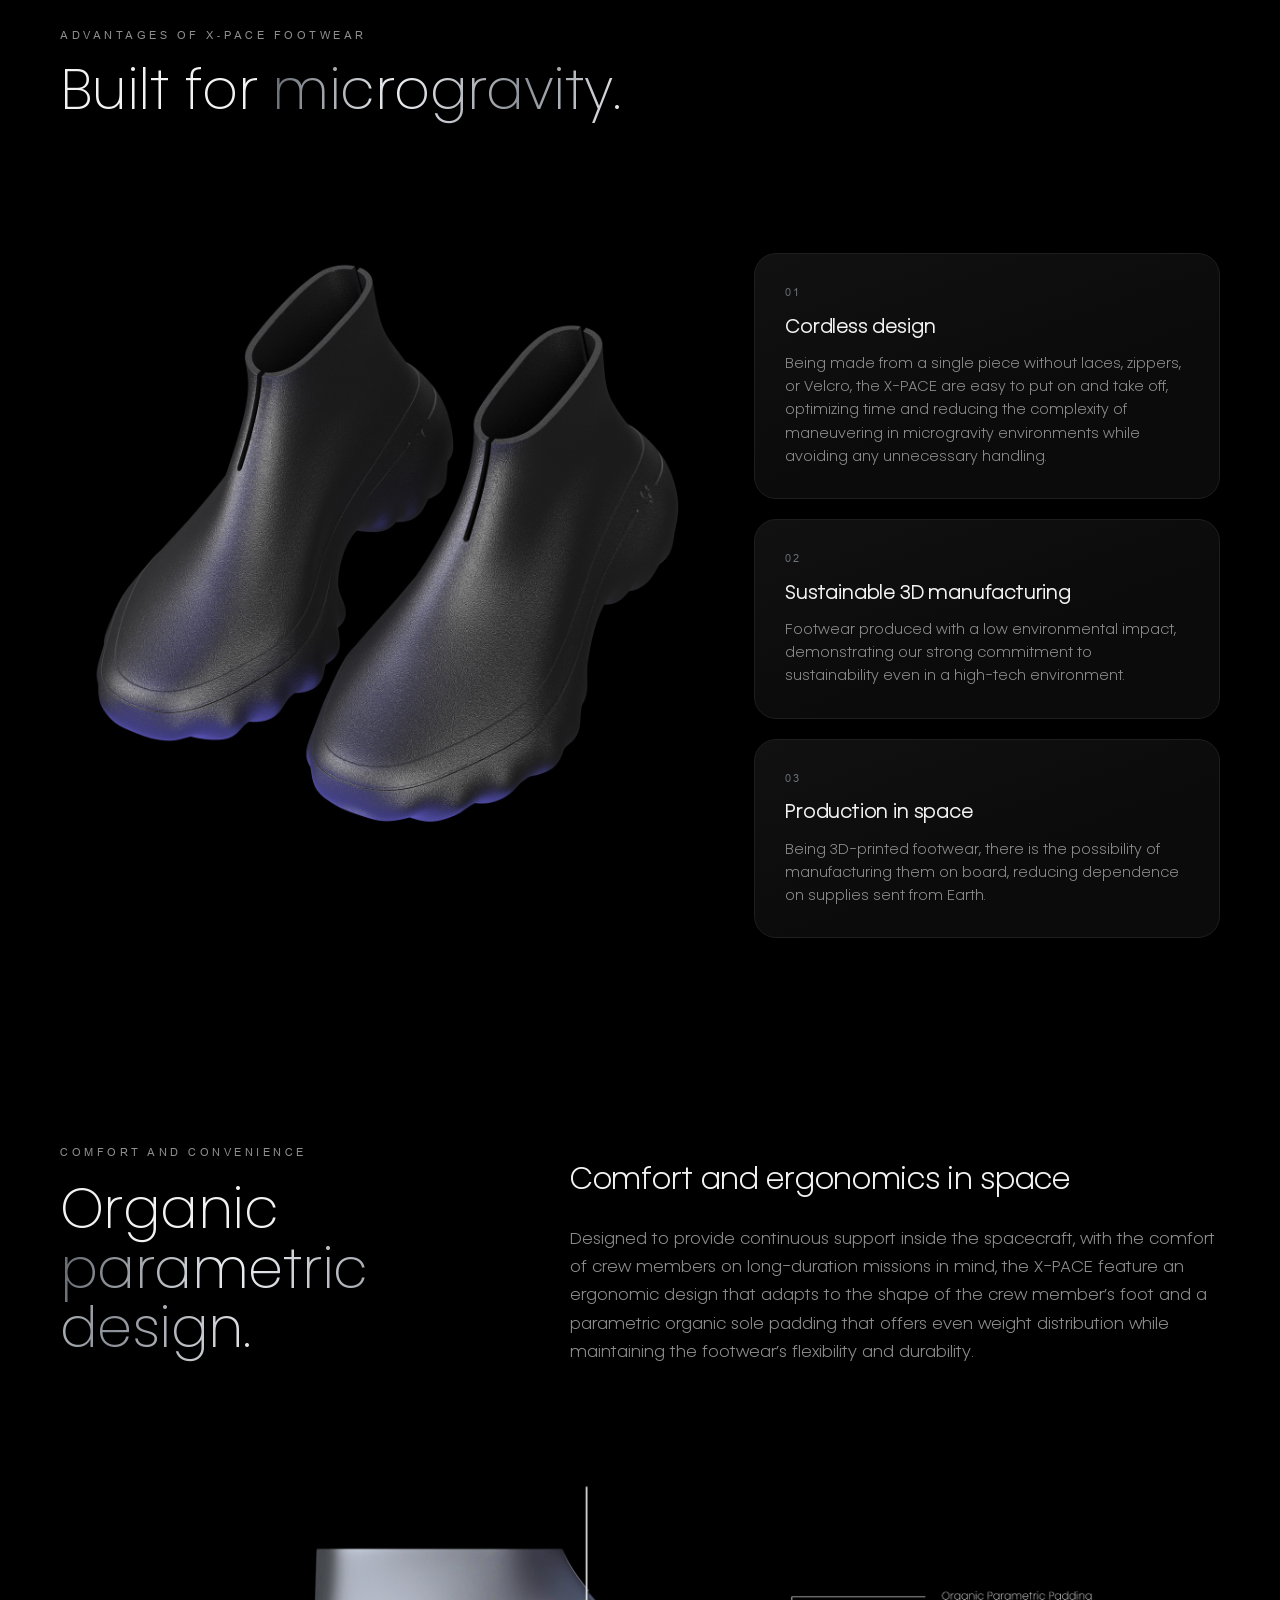
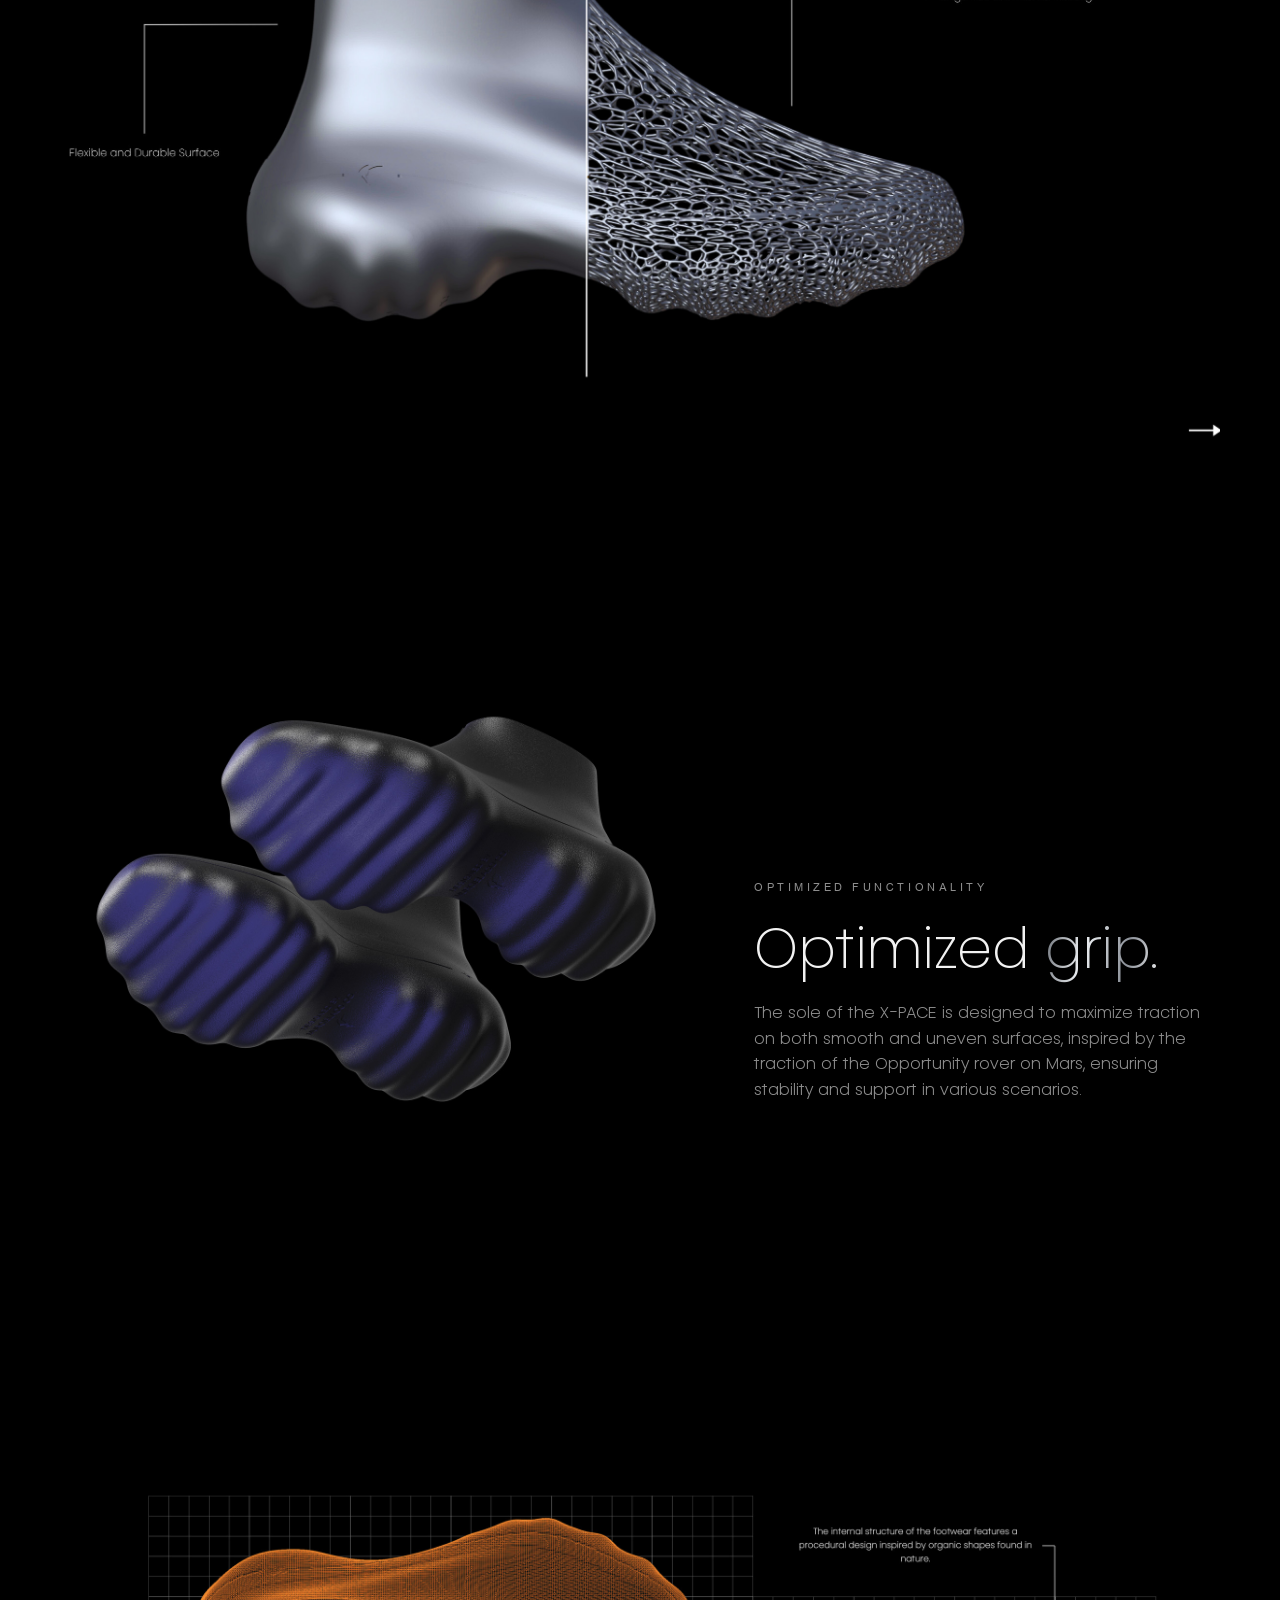
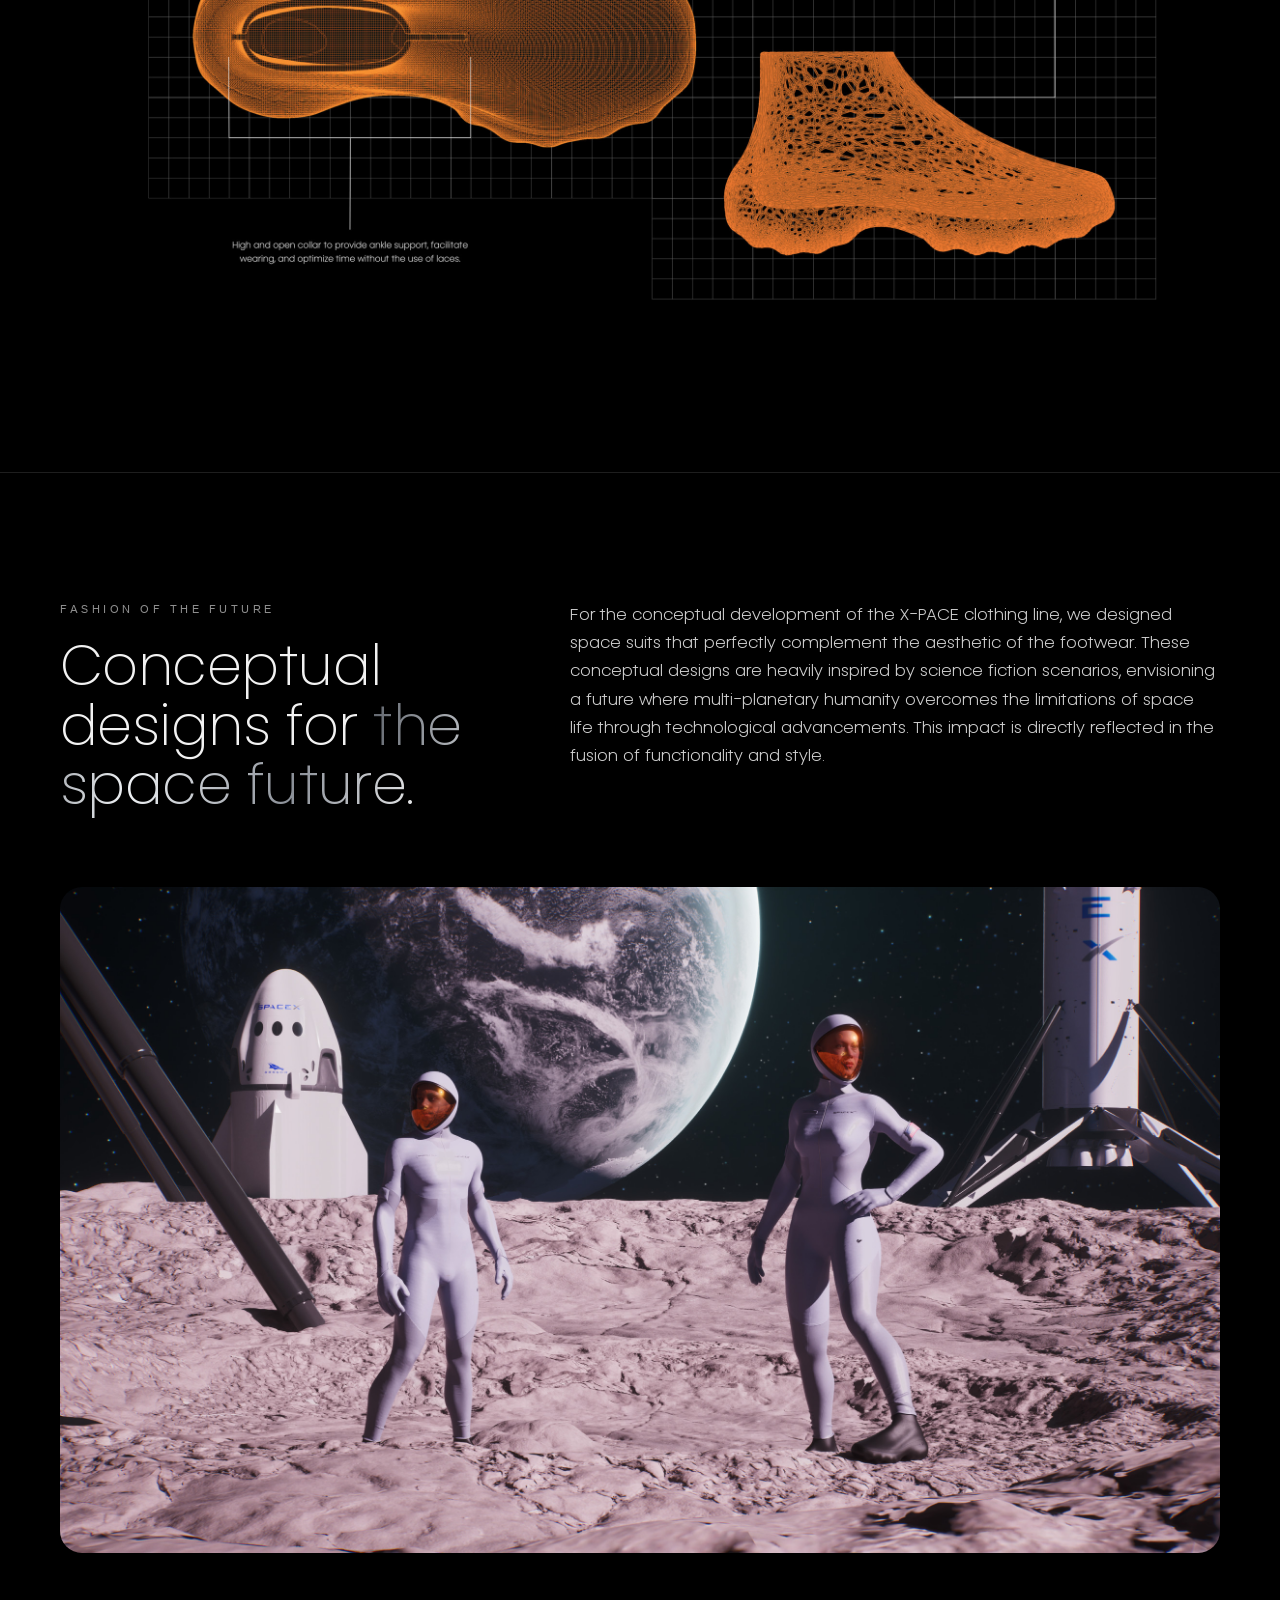
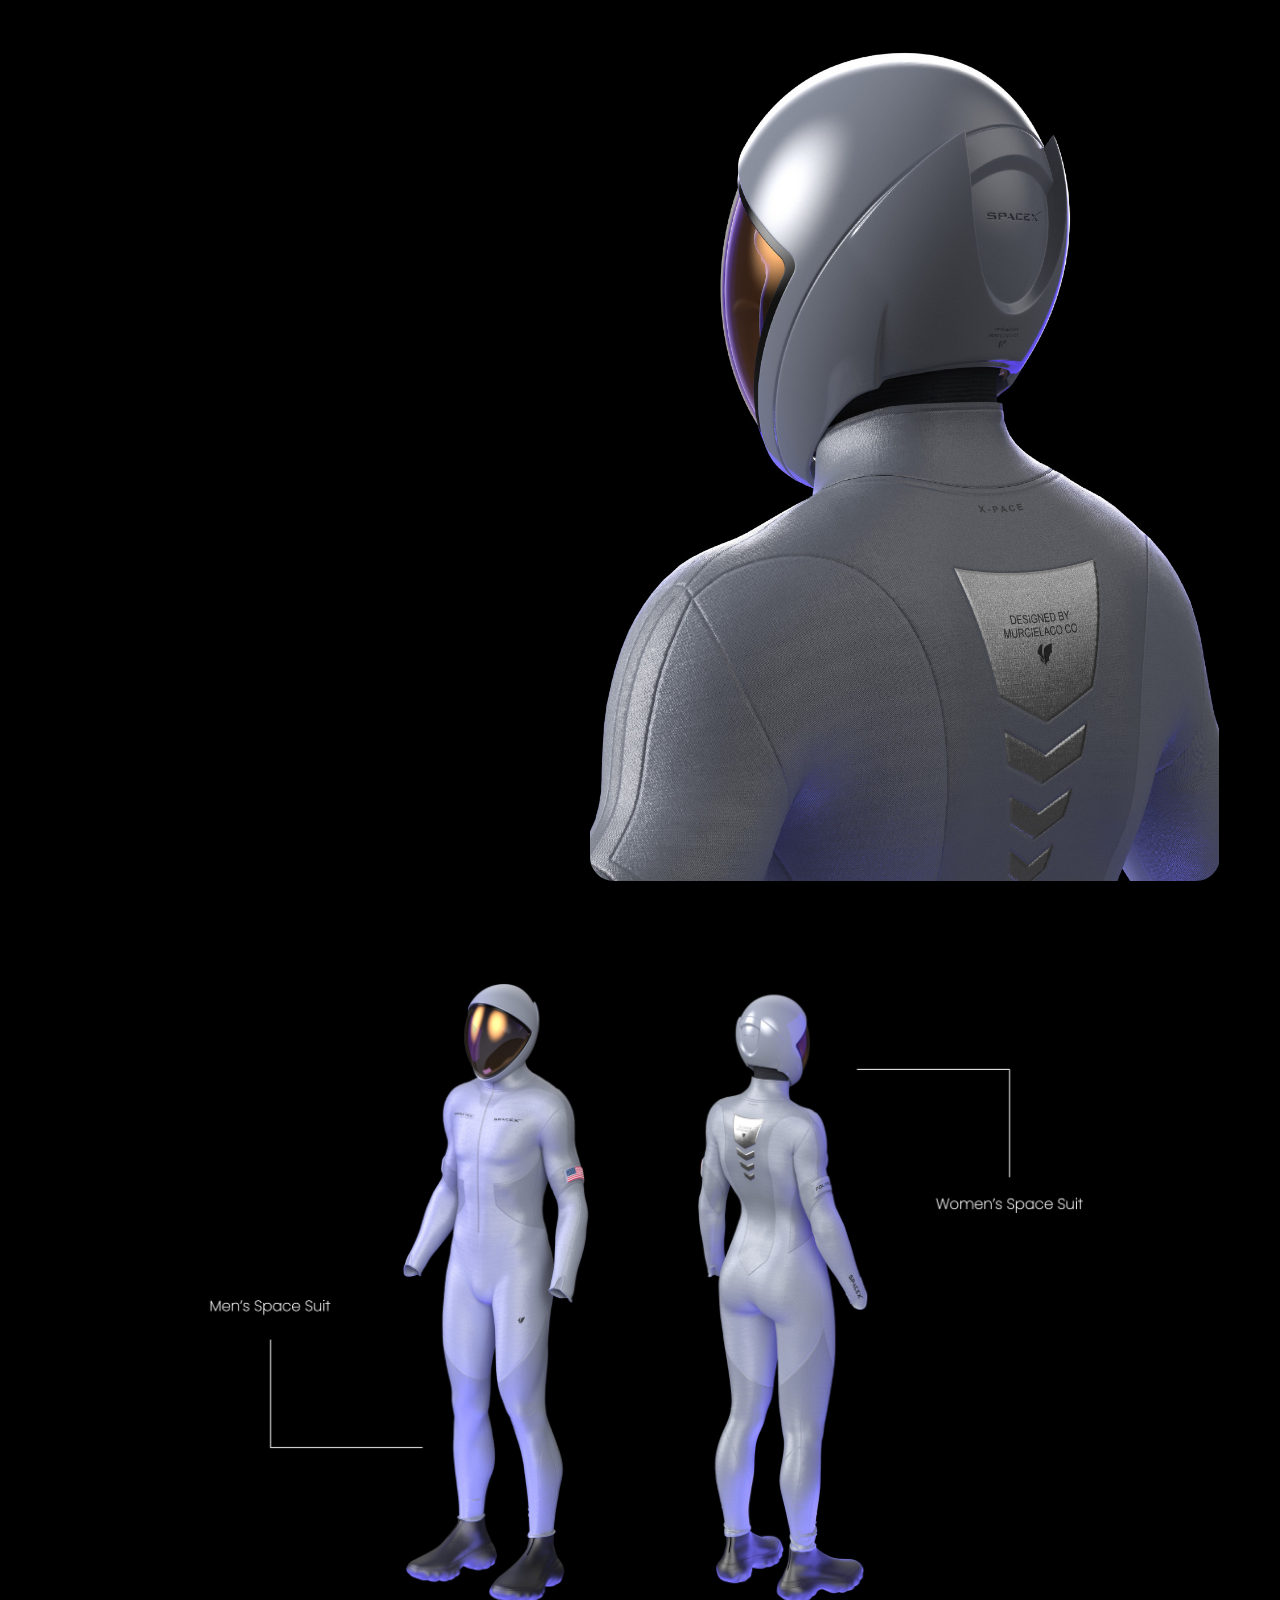
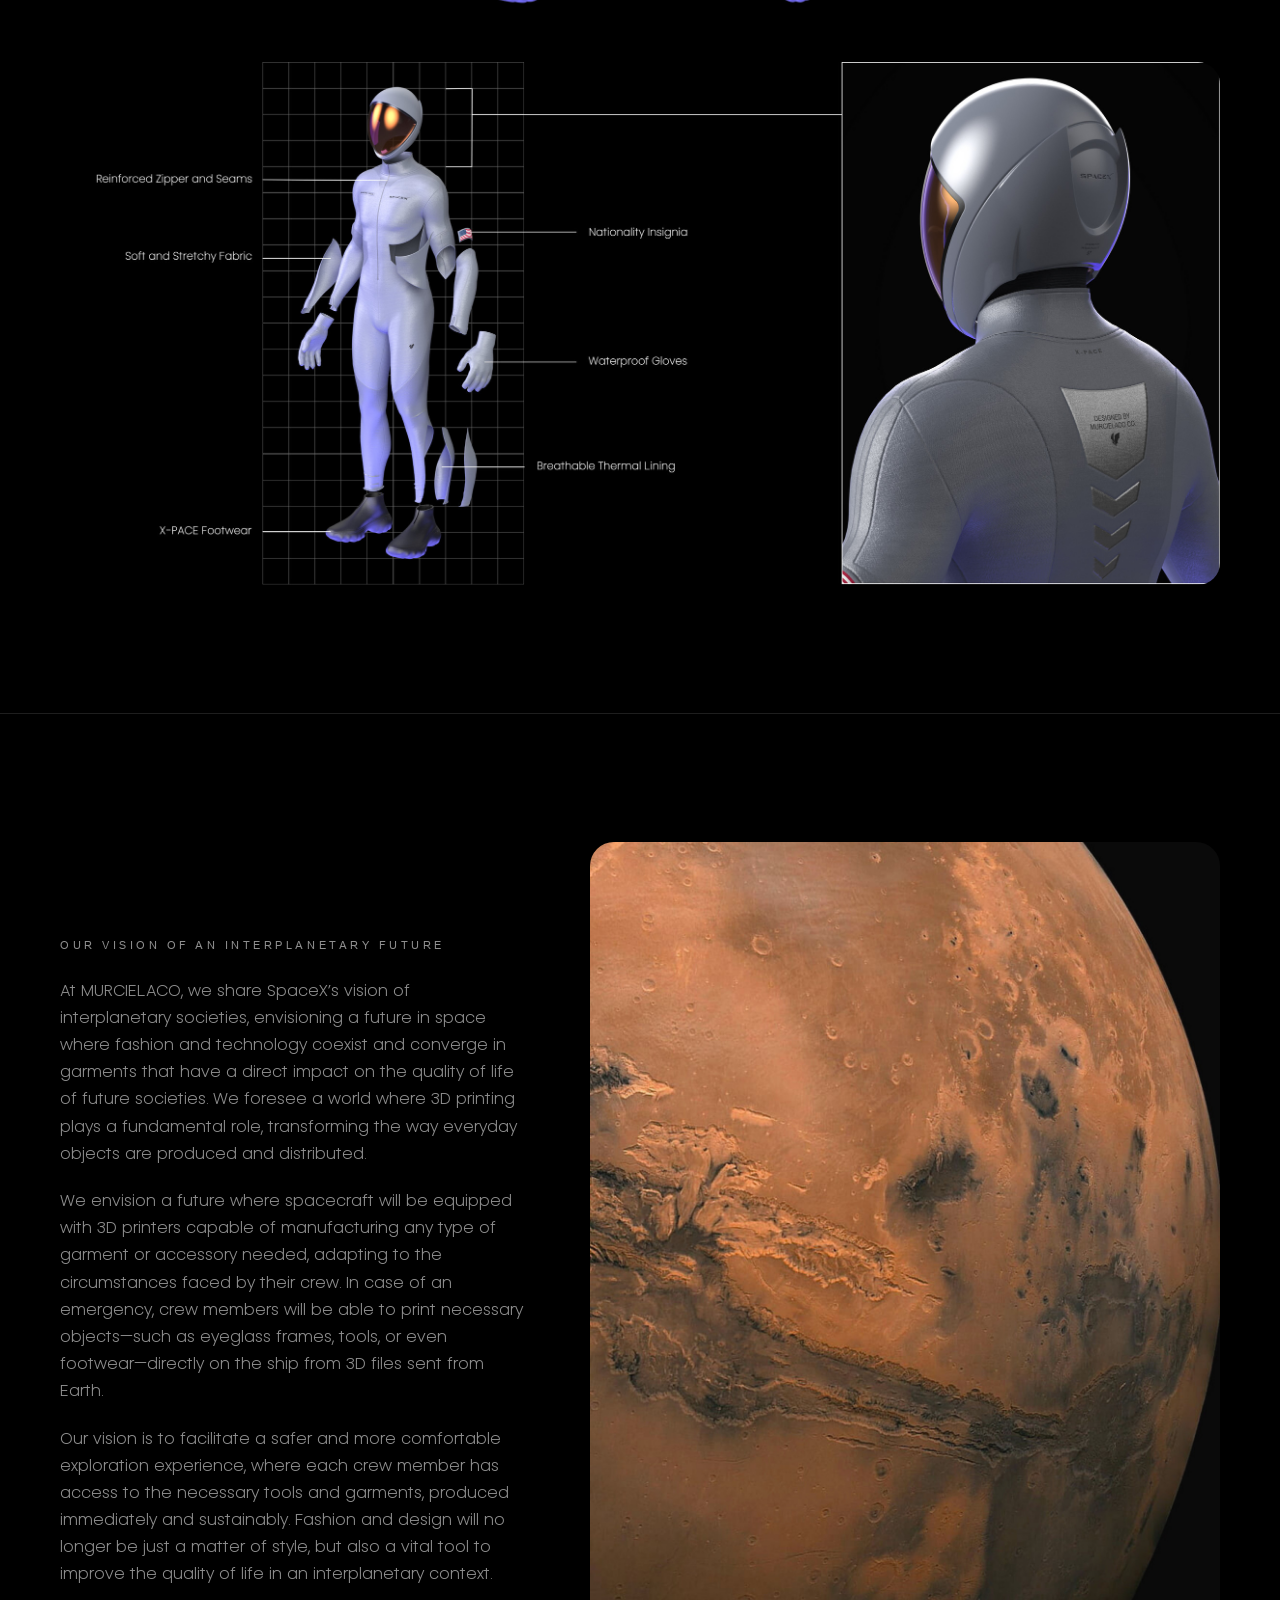
<file: labs/index.html>
<!doctype html>
<html lang="en">
<head>
<meta charset="utf-8">
<meta name="viewport" content="width=device-width, initial-scale=1, viewport-fit=cover">
<title>MURCIELACO LABS</title>
<meta name="description" content="MURCIELACO LABS: research and development of new printing and manufacturing techniques, the LAB-01 resin printer for footwear and X-PACE, the first 3D printed footwear designed for space missions.">
<link rel="icon" href="/assets/favicon.svg?v=5" type="image/svg+xml"><link rel="icon" href="/assets/favicon-gray-32.png?v=5" sizes="32x32" type="image/png"><link rel="icon" href="/assets/favicon-gray-192.png?v=5" sizes="192x192" type="image/png"><link rel="apple-touch-icon" href="/assets/apple-touch-icon.png">
<link rel="canonical" href="https://www.murcielaco.com/labs/">
<meta property="og:type" content="website">
<meta property="og:site_name" content="MURCIELACO">
<meta property="og:title" content="MURCIELACO LABS">
<meta property="og:description" content="LAB-01 resin printer for footwear and X-PACE, the first 3D printed footwear designed for space missions.">
<meta property="og:url" content="https://www.murcielaco.com/labs/">
<meta property="og:image" content="https://www.murcielaco.com/assets/img/og-labs.jpg">
<meta property="og:image:width" content="1200">
<meta property="og:image:height" content="630">
<meta name="twitter:card" content="summary_large_image">
<meta name="twitter:image" content="https://www.murcielaco.com/assets/img/og-labs.jpg">
<link rel="stylesheet" href="../assets/site.css?v=8">
</head>
<body>

<header class="nav">
  <div class="wrap">
    <a class="brand" href="../" aria-label="MURCIELACO home"><img src="../assets/logo.png" alt=""><span>MURCIELACO</span></a>
    <ul>
      <li><a href="../studios/">STUDIOS</a></li>
      <li><a href="./" aria-current="page">LABS</a></li>
      <li><a href="../#services">Services</a></li>
      <li><a href="../#work">Work</a></li>
      <li><a href="https://vampyro.space" target="_blank" rel="noopener">VAMPYRO</a></li>
      <li><a href="#contact" class="btn sm" style="color:var(--void)">Contact</a></li>
    </ul>
    <button class="menu-btn" type="button" aria-label="Open menu" aria-expanded="false" aria-controls="drawer"><i></i></button>
  </div>
</header>
<div class="drawer" id="drawer" hidden>
  <button class="close" type="button" aria-label="Close menu">✕</button>
  <ul>
    <li><a href="../">Home</a></li>
    <li><a href="../studios/">STUDIOS</a></li>
    <li><a href="./">LABS</a></li>
    <li><a href="../#services">Services</a></li>
    <li><a href="https://vampyro.space" target="_blank" rel="noopener">VAMPYRO</a></li>
    <li><a href="#contact">Contact</a></li>
  </ul>
  <p class="mail">contact@murcielaco.com</p>
</div>

<main>
<section class="hero labs-hero">
  <video data-auto autoplay muted loop playsinline preload="auto" poster="../assets/video/labs-poster.jpg">
    <source src="../assets/video/labs-av1.mp4" type='video/mp4; codecs="av01.0.08M.10"'>
    <source src="../assets/video/labs.mp4" type="video/mp4">
  </video>
  <div class="wrap">
    <p class="eyebrow">MURCIELACO · Research &amp; development</p>
    <h1 class="sr-only" style="position:absolute;width:1px;height:1px;overflow:hidden;clip:rect(0 0 0 0)">MURCIELACO LABS</h1>
    <img class="labs-title" src="../assets/labs-logo.svg" alt="LABS">
    <p class="lede">The core of technological innovation and product development for the brand.</p>
    <div class="cta-row"><a class="btn" href="#lab01">LAB‑01 <span aria-hidden="true">↓</span></a><a class="btn ghost" href="#xpace">X‑PACE <span aria-hidden="true">↓</span></a></div>
  </div>
</section>

<section class="block">
  <div class="wrap intro-grid">
    <div class="rv">
      <p class="eyebrow">MURCIELACO LABS</p>
      <h2 style="margin-top:18px">Where ideas become <span class="metal">tangible products.</span></h2>
    </div>
    <div class="prose rv">
      <p>MURCIELACO LABS is the core of technological innovation and product development for the brand. Here, we focus on researching and developing new printing and manufacturing techniques, including the design and conceptualization of advanced production equipment.</p>
      <p class="muted">LABS also plays a crucial role in industrial design, where new products such as 3D-printed garments are created, tested, and evaluated to ensure they meet the quality and innovative design standards that characterize MURCIELACO. This lab is the epicenter where ideas are transformed into tangible prototypes and final products ready for the market.</p>
      <div class="objective"><b>Objective</b>The objective of MURCIELACO LABS is to lead the forefront of innovation in the fashion industry and beyond, developing pioneering solutions and cutting-edge products that define the future of fashion and design. Our mission is to transform ambitious ideas into tangible products that enhance the quality and sustainability of our products and processes.</div>
    </div>
  </div>
</section>

<section class="block rule" style="padding-top:clamp(56px,7vw,96px)">
  <div class="wrap">
    <div class="sec-head rv">
      <p class="eyebrow">Product development documents</p>
      <h2>Inside <span class="metal">the lab.</span></h2>
    </div>
    <div class="strip rv">
      <figure><img src="../assets/img/spider-wireframe.jpg" alt="SPIDER shoe wireframe study" loading="lazy"></figure>
      <figure><img src="../assets/img/lab-shoe-top.jpg" alt="3D printed black shoe seen from above" loading="lazy"></figure>
      <figure><img src="../assets/img/lab01-blueprint.jpg" alt="LAB-01 printer blueprint" loading="lazy" style="object-position:30% 50%"></figure>
      <figure><img src="../assets/img/lab01-white.jpg" alt="LAB-01 printer render on white" loading="lazy"></figure>
    </div>
  </div>
</section>

<section class="block light" id="lab01">
  <div class="wrap">
    <div class="split rev">
      <figure class="media rv" style="aspect-ratio:1"><img style="object-fit:contain" src="../assets/img/lab01-open.jpg" alt="LAB-01 3D resin printer with the lid open" loading="lazy"></figure>
      <div class="text rv">
        <p class="eyebrow">Introducing LAB‑01</p>
        <h2>A 3D resin printer <span class="metal">made for footwear.</span></h2>
        <p>LAB-01 is a 3D resin printer exclusively designed for footwear printing, conceived as an innovative solution to optimize manufacturing in the footwear design industry. This conceptual model is developed with a focus on efficiency, offering advanced capabilities for both custom and mass production of footwear.</p>
      </div>
    </div>
  </div>
</section>

<section class="block light" style="padding-top:0">
  <div class="wrap">
    <div class="split">
      <figure class="media rv" style="aspect-ratio:1"><img style="object-fit:contain" src="../assets/img/lab01-closed.jpg" alt="LAB-01 3D resin printer closed, with the LABS logo" loading="lazy"></figure>
      <div class="text rv">
        <p class="eyebrow">3D Resin Printer LAB‑01</p>
        <div class="prose" style="font-size:16px">
          <p>Its resin technology allows for greater precision and detail in each print, making it ideal for reproducing complex textures and ergonomic shapes that ensure both aesthetic design and functional performance in footwear. LAB-01 features an optimized printing system capable of handling flexible and durable materials, which is key to producing high-quality shoes, particularly fully 3D-printed footwear.</p>
          <p class="muted">Designed with an intuitive interface, this printer is equipped with custom software that allows for 3D previews of models before printing, and its high-speed printing capability significantly reduces production times. Additionally, its modular design facilitates easy maintenance and component upgrades.</p>
        </div>
      </div>
    </div>

    <div class="rv" style="margin-top:clamp(48px,7vw,88px)">
      <p class="eyebrow">Technical data sheet · LAB‑01</p>
      <dl class="specs">
        <div><dt>Technology</dt><dd>Resin, footwear‑specific</dd></div>
        <div><dt>Build volume</dt><dd>40 × 30 × 20 cm (H × W × D)</dd></div>
        <div><dt>Materials</dt><dd>Flexible and durable resins</dd></div>
        <div><dt>Speed</dt><dd>Optimized high‑speed system</dd></div>
        <div><dt>Interface</dt><dd>Intuitive, with 3D preview</dd></div>
        <div><dt>Connectivity</dt><dd>Wi‑Fi · USB · Ethernet</dd></div>
      </dl>
      <p class="lede" style="margin-top:18px;font-size:14px">Modular design for easy maintenance; compact size ideal for industrial environments.</p>
    </div>

    <div class="docs rv" style="margin-top:clamp(40px,6vw,72px)">
      <a href="../assets/img/lab01-doc-1.jpg" target="_blank" rel="noopener"><img src="../assets/img/lab01-doc-1.jpg" alt="LAB-01 technical drawing 1" loading="lazy"></a>
      <a href="../assets/img/lab01-doc-2.jpg" target="_blank" rel="noopener"><img src="../assets/img/lab01-doc-2.jpg" alt="LAB-01 technical drawing 2" loading="lazy"></a>
      <a href="../assets/img/lab01-doc-3.jpg" target="_blank" rel="noopener"><img src="../assets/img/lab01-doc-3.jpg" alt="LAB-01 technical drawing 3" loading="lazy"></a>
      <a href="../assets/img/lab01-doc-4.jpg" target="_blank" rel="noopener"><img src="../assets/img/lab01-doc-4.jpg" alt="LAB-01 technical drawing 4" loading="lazy"></a>
      <a href="../assets/img/lab01-doc-5.jpg" target="_blank" rel="noopener"><img src="../assets/img/lab01-doc-5.jpg" alt="LAB-01 technical drawing 5" loading="lazy"></a>
      <a href="../assets/img/lab01-doc-6.jpg" target="_blank" rel="noopener"><img src="../assets/img/lab01-doc-6.jpg" alt="LAB-01 technical drawing 6" loading="lazy"></a>
    </div>
  </div>
</section>

<section class="block rule" id="xpace">
  <div class="wrap">
    <div class="intro-grid">
      <div class="rv">
        <p class="eyebrow">Fashion for the space</p>
        <h2 style="margin-top:18px">Introducing <span class="metal">X‑PACE.</span></h2>
        <p class="lede" style="margin-top:16px">First 3D-printed footwear designed for space missions.</p>
      </div>
      <div class="prose rv">
        <p>At MURCIELACO, we are pioneers in 3D-printed footwear design, standing out for merging cutting-edge technology with sophisticated design. We are the first 3D footwear manufacturer in Latin America, and in the past, we have launched models like the “SPIDER,” a 100% recyclable shoe made from a single piece.</p>
        <p class="muted">Now, we are taking a step further with the development of X-PACE, the first 3D-printed footwear specifically designed for space missions.</p>
      </div>
    </div>
    <figure class="wide rv" style="margin-top:clamp(40px,6vw,72px);aspect-ratio:16/9"><img src="../assets/img/xpace-mars-walk.jpg" alt="Astronaut wearing X-PACE footwear on Mars" loading="lazy"></figure>
  </div>
</section>

<section class="block" style="padding-top:0">
  <div class="wrap">
    <figure class="wide rv" style="aspect-ratio:1.87"><img src="../assets/img/xpace-mars-pair.jpg" alt="Pair of X-PACE shoes on Martian soil" loading="lazy"></figure>
    <div class="intro-grid" style="margin-top:clamp(48px,7vw,88px)">
      <div class="rv"><p class="eyebrow">Concept and design</p><h2 style="margin-top:18px">Inspired by the <span class="metal">Opportunity rover.</span></h2></div>
      <div class="prose rv">
        <p>The X-PACE for SpaceX is the first 3D-printed footwear designed for space missions, created to provide comfort and style without the need for pressurization inside spacecraft and space stations. Its minimalist, laceless design makes it easy to put on and take off, ideal for the space environment where every second counts and simplicity is key.</p>
        <p class="muted">Inspired by the interplanetary future envisioned by SpaceX, its design takes cues from the Opportunity rover, with its wheel system and grip patterns reinterpreted in the sole of the X-PACE to offer optimal support on various surfaces. Its organic and futuristic appearance embodies the spirit of MURCIELACO, merging aesthetics and functionality with the sophistication of modern spacecraft elements, resulting in a product that is not only functional but also reflects the aesthetics of an advanced space age.</p>
      </div>
    </div>
    <figure class="wide rv" style="margin-top:clamp(40px,6vw,72px);aspect-ratio:2.96"><img src="../assets/img/xpace-rover.jpg" alt="X-PACE shoe beside the Opportunity rover reference" loading="lazy"></figure>
  </div>
</section>

<section class="block rule">
  <div class="wrap">
    <div class="sec-head rv"><p class="eyebrow">Advantages of X‑PACE footwear</p><h2>Built for <span class="metal">microgravity.</span></h2></div>
    <div class="split">
      <figure class="media rv" style="aspect-ratio:3/4"><img src="../assets/img/xpace-pair-studio.jpg" alt="Pair of X-PACE shoes in the studio" loading="lazy"></figure>
      <div class="adv rv" style="grid-template-columns:minmax(0,1fr)">
        <article><span class="n metal">01</span><h3>Cordless design</h3><p>Being made from a single piece without laces, zippers, or Velcro, the X-PACE are easy to put on and take off, optimizing time and reducing the complexity of maneuvering in microgravity environments while avoiding any unnecessary handling.</p></article>
        <article><span class="n metal">02</span><h3>Sustainable 3D manufacturing</h3><p>Footwear produced with a low environmental impact, demonstrating our strong commitment to sustainability even in a high-tech environment.</p></article>
        <article><span class="n metal">03</span><h3>Production in space</h3><p>Being 3D-printed footwear, there is the possibility of manufacturing them on board, reducing dependence on supplies sent from Earth.</p></article>
      </div>
    </div>
  </div>
</section>

<section class="block" style="padding-top:0">
  <div class="wrap">
    <div class="intro-grid">
      <div class="rv"><p class="eyebrow">Comfort and convenience</p><h2 style="margin-top:18px">Organic <span class="metal">parametric design.</span></h2></div>
      <div class="prose rv">
        <h3>Comfort and ergonomics in space</h3>
        <p class="muted">Designed to provide continuous support inside the spacecraft, with the comfort of crew members on long-duration missions in mind, the X-PACE feature an ergonomic design that adapts to the shape of the crew member’s foot and a parametric organic sole padding that offers even weight distribution while maintaining the footwear’s flexibility and durability.</p>
      </div>
    </div>
    <figure class="wide rv" style="margin-top:clamp(40px,6vw,72px);aspect-ratio:1.8"><img src="../assets/img/xpace-parametric.jpg" alt="X-PACE parametric lattice structure" loading="lazy"></figure>
    <div class="split" style="margin-top:clamp(48px,7vw,88px)">
      <figure class="media rv" style="aspect-ratio:3/4"><img src="../assets/img/xpace-sole-blue.jpg" alt="X-PACE sole traction pattern" loading="lazy"></figure>
      <div class="text rv"><p class="eyebrow">Optimized functionality</p><h2>Optimized <span class="metal">grip.</span></h2><p>The sole of the X-PACE is designed to maximize traction on both smooth and uneven surfaces, inspired by the traction of the Opportunity rover on Mars, ensuring stability and support in various scenarios.</p></div>
    </div>
    <figure class="wide rv" style="margin-top:clamp(40px,6vw,72px);aspect-ratio:2.516"><img src="../assets/img/xpace-sole-grid.jpg" alt="X-PACE sole and collar design sheet" loading="lazy"></figure>
  </div>
</section>

<section class="block rule">
  <div class="wrap">
    <div class="intro-grid">
      <div class="rv"><p class="eyebrow">Fashion of the future</p><h2 style="margin-top:18px">Conceptual designs for <span class="metal">the space future.</span></h2></div>
      <div class="prose rv"><p>For the conceptual development of the X-PACE clothing line, we designed space suits that perfectly complement the aesthetic of the footwear. These conceptual designs are heavily inspired by science fiction scenarios, envisioning a future where multi-planetary humanity overcomes the limitations of space life through technological advancements. This impact is directly reflected in the fusion of functionality and style.</p></div>
    </div>
    <figure class="wide rv" style="margin-top:clamp(40px,6vw,72px);aspect-ratio:1.74"><img src="../assets/img/suits-moon.jpg" alt="Two travelers in X-PACE space suits on the Moon" loading="lazy"></figure>
    <div class="split rev" style="margin-top:clamp(48px,7vw,88px)">
      <figure class="media rv" style="aspect-ratio:3/4"><img src="../assets/img/suit-helmet.jpg" alt="Space suit helmet and back detail" loading="lazy"></figure>
      <div class="text rv"><p class="eyebrow">Suits for space tourism</p><h2>Concept and <span class="metal">functionality.</span></h2><p>Every aspect of the design of these suits was carefully considered to ensure that long-duration space travelers feel comfortable and protected. Their practicality and minimalist design prioritize ease of movement and protection against variable temperatures, while still maintaining a unique stylish touch that offers a more futuristic vision than conventional space clothing.</p></div>
    </div>
    <figure class="wide rv" style="margin-top:clamp(40px,6vw,72px);aspect-ratio:1.68"><img src="../assets/img/suits-front-back.jpg" alt="Men's and women's space suits, front and back" loading="lazy"></figure>
    <figure class="wide rv" style="margin-top:clamp(10px,1.4vw,18px);aspect-ratio:2.216"><img src="../assets/img/suits-specs.jpg" alt="Space suit specification sheet" loading="lazy"></figure>
  </div>
</section>

<section class="block rule">
  <div class="wrap">
    <div class="split rev">
      <figure class="media rv" style="aspect-ratio:3/4"><img src="../assets/img/mars.jpg" alt="Mars" loading="lazy"></figure>
      <div class="text rv">
        <p class="eyebrow">Our vision of an interplanetary future</p>
        <div class="prose" style="font-size:16px">
          <p>At MURCIELACO, we share SpaceX’s vision of interplanetary societies, envisioning a future in space where fashion and technology coexist and converge in garments that have a direct impact on the quality of life of future societies. We foresee a world where 3D printing plays a fundamental role, transforming the way everyday objects are produced and distributed.</p>
          <p class="muted">We envision a future where spacecraft will be equipped with 3D printers capable of manufacturing any type of garment or accessory needed, adapting to the circumstances faced by their crew. In case of an emergency, crew members will be able to print necessary objects—such as eyeglass frames, tools, or even footwear—directly on the ship from 3D files sent from Earth.</p>
          <p class="muted">Our vision is to facilitate a safer and more comfortable exploration experience, where each crew member has access to the necessary tools and garments, produced immediately and sustainably. Fashion and design will no longer be just a matter of style, but also a vital tool to improve the quality of life in an interplanetary context.</p>
        </div>
      </div>
    </div>
  </div>
</section>

<section class="block" style="padding-top:0">
  <div class="wrap">
    <figure class="wide rv" style="aspect-ratio:1.74"><img src="../assets/img/suits-moon-2.jpg" alt="Space travelers on the lunar surface" loading="lazy"></figure>
    <div class="intro-grid" style="margin-top:clamp(48px,7vw,88px)">
      <div class="rv"><p class="eyebrow">A step towards the future</p><h2 style="margin-top:18px">The first contact is <span class="metal">through the feet.</span></h2></div>
      <div class="prose rv">
        <p>Interestingly, humanity’s first contact with the surface of another planet is through the feet. When Neil Armstrong descended from the lunar module and stepped onto the Moon’s surface, his feet were not only touching unknown ground but also the future.</p>
        <p class="muted">The feet are the first physical connection that humans have when exploring a new world. Each step represents a historic moment and an act of conquest, a declaration of our presence on that unfamiliar terrain. The footwear that astronauts wear holds unparalleled symbolic and practical significance: an essential tool for mobility and safety, and an extension of our desire to explore, adapt, and thrive in environments so foreign to those on Earth.</p>
        <p class="muted">The first contact with the surface of Mars could be marked by footwear that not only protects and facilitates exploration but also reflects human vision and creativity — a work of art and technology that tells the story of how we arrived at that moment. This idea is precisely what inspires the design of MURCIELACO. X-PACE aims to be more than just footwear; it seeks to be a symbol of the human spirit in exploring new horizons.</p>
      </div>
    </div>
  </div>
</section>

<section class="quote rule">
  <div class="wrap">
    <figure class="rv" style="margin:0 auto 40px;width:min(320px,70%)"><img src="../assets/img/mars-2.jpg" alt="" loading="lazy" style="border-radius:50%;aspect-ratio:1;object-fit:cover"></figure>
    <blockquote class="rv">“Setting the pace for the future in <span class="metal">space.</span>”</blockquote>
    <p class="eyebrow rv">X‑PACE · MURCIELACO LABS</p>
  </div>
</section>

<section class="block rule" id="contact">
  <div class="wrap contact-grid">
    <div class="rv">
      <p class="eyebrow">Contact us</p>
      <h2 style="margin-top:18px">Build with <span class="metal">LABS.</span></h2>
      <a class="mail-big" href="mailto:contact@murcielaco.com">contact@murcielaco.com</a>
      <div class="socials">
        <a href="https://www.instagram.com/murcielaco" target="_blank" rel="noopener">Instagram @murcielaco</a>
        <a href="https://www.tiktok.com/@murcielaco" target="_blank" rel="noopener">TikTok</a>
        <a href="https://www.youtube.com/@murcielacostudios" target="_blank" rel="noopener">YouTube</a>
        <a href="https://x.com/murcielaco" target="_blank" rel="noopener">X</a>
      </div>
    </div>
    <form class="contact rv" id="contactForm">
      <div class="field"><label for="first">First name</label><input id="first" name="first" autocomplete="given-name" required></div>
      <div class="field"><label for="last">Last name</label><input id="last" name="last" autocomplete="family-name"></div>
      <div class="field full"><label for="email">Email</label><input id="email" name="email" type="email" autocomplete="email" required></div>
      <div class="field full"><label for="message">Message</label><textarea id="message" name="message" required></textarea></div>
      <button class="btn" type="submit">Send <span aria-hidden="true">→</span></button>
      <p class="form-note">Sending opens your email app with the message ready to go to contact@murcielaco.com.</p>
    </form>
  </div>
</section>
</main>

<footer>
  <div class="wrap">
    <div class="top">
      <a class="brand" href="../"><img src="../assets/logo.png" alt=""><span>MURCIELACO</span></a>
      <ul>
        <li><a href="../">Home</a></li>
        <li><a href="../studios/">STUDIOS</a></li>
        <li><a href="./">LABS</a></li>
        <li><a href="#contact">Contact</a></li>
      </ul>
    </div>
    <p class="fine">© 2026 MURCIELACO · LAB‑01 and X‑PACE are conceptual products developed by MURCIELACO LABS. X‑PACE is a concept design and is not affiliated with, sponsored or endorsed by SpaceX; all third‑party names and trademarks belong to their respective owners.</p>
  </div>
</footer>

<script src="../assets/site.js?v=7" defer></script>
</body>
</html>
</file>
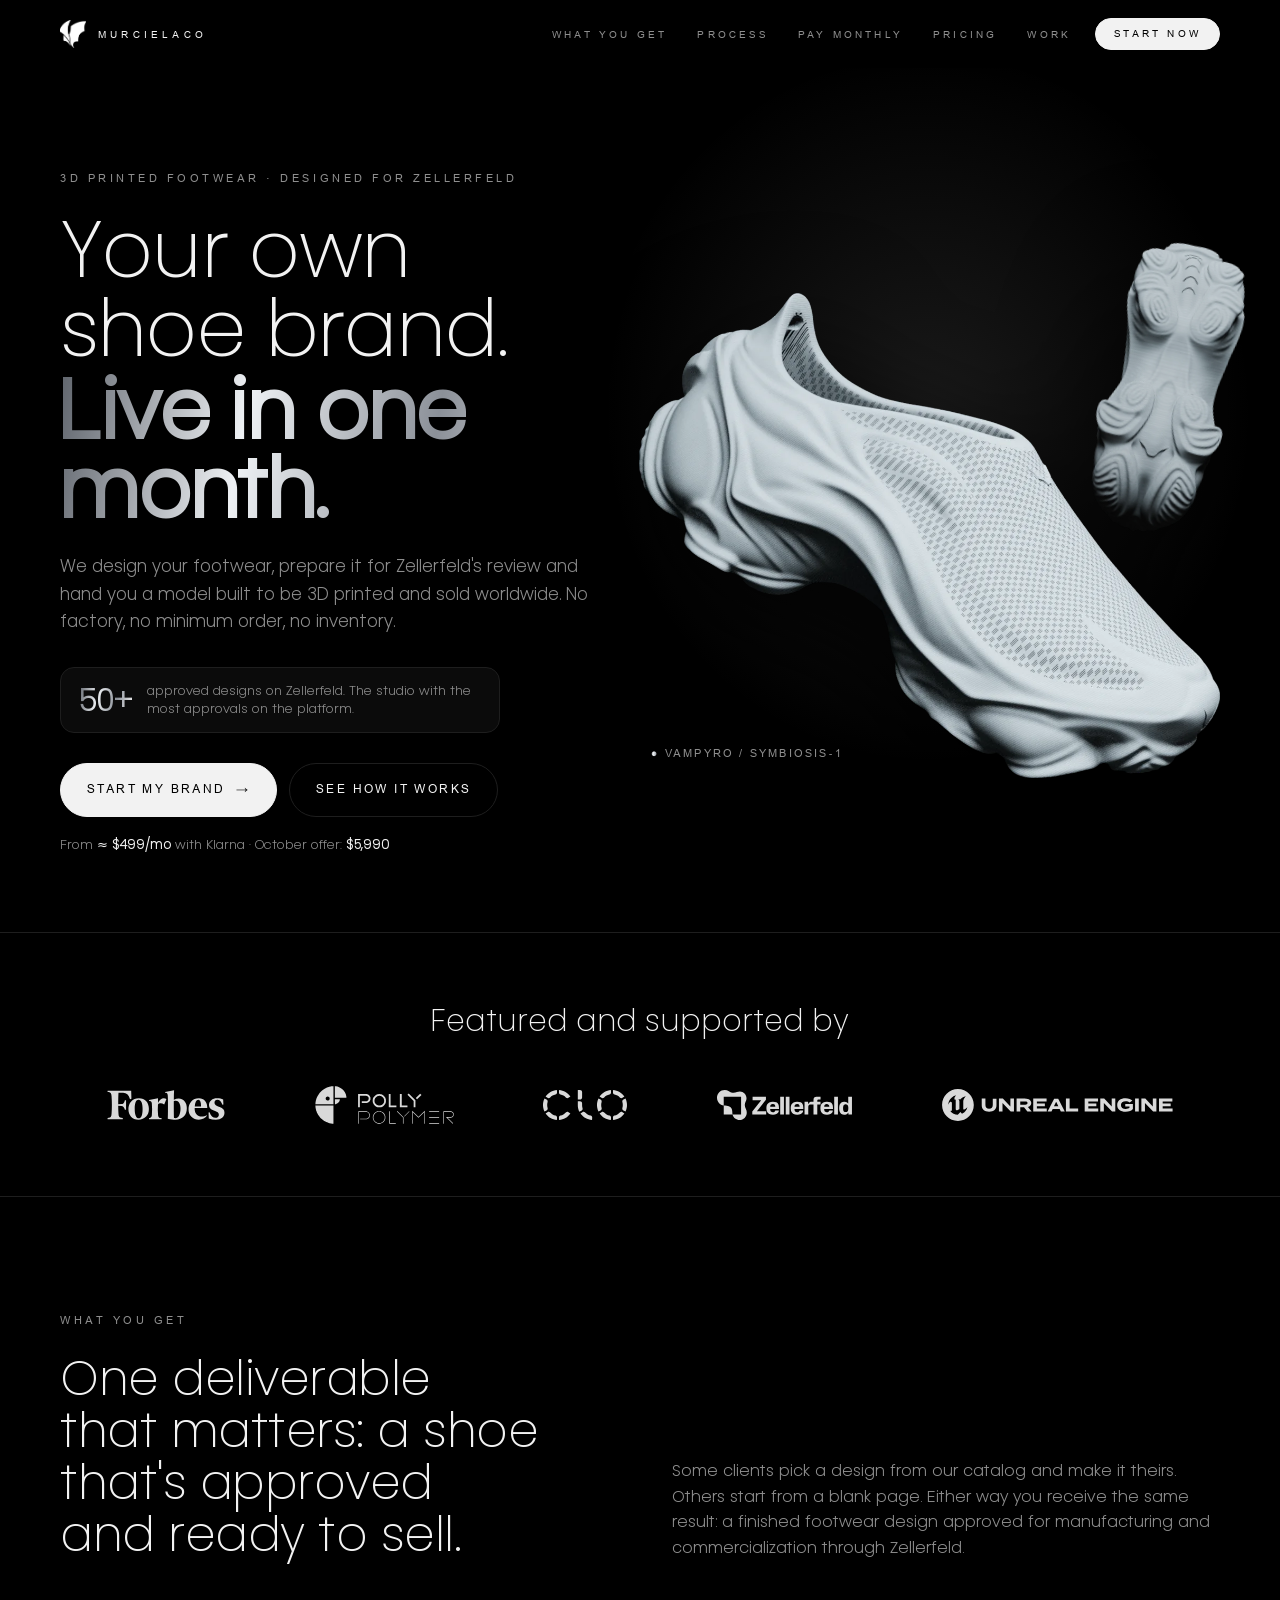
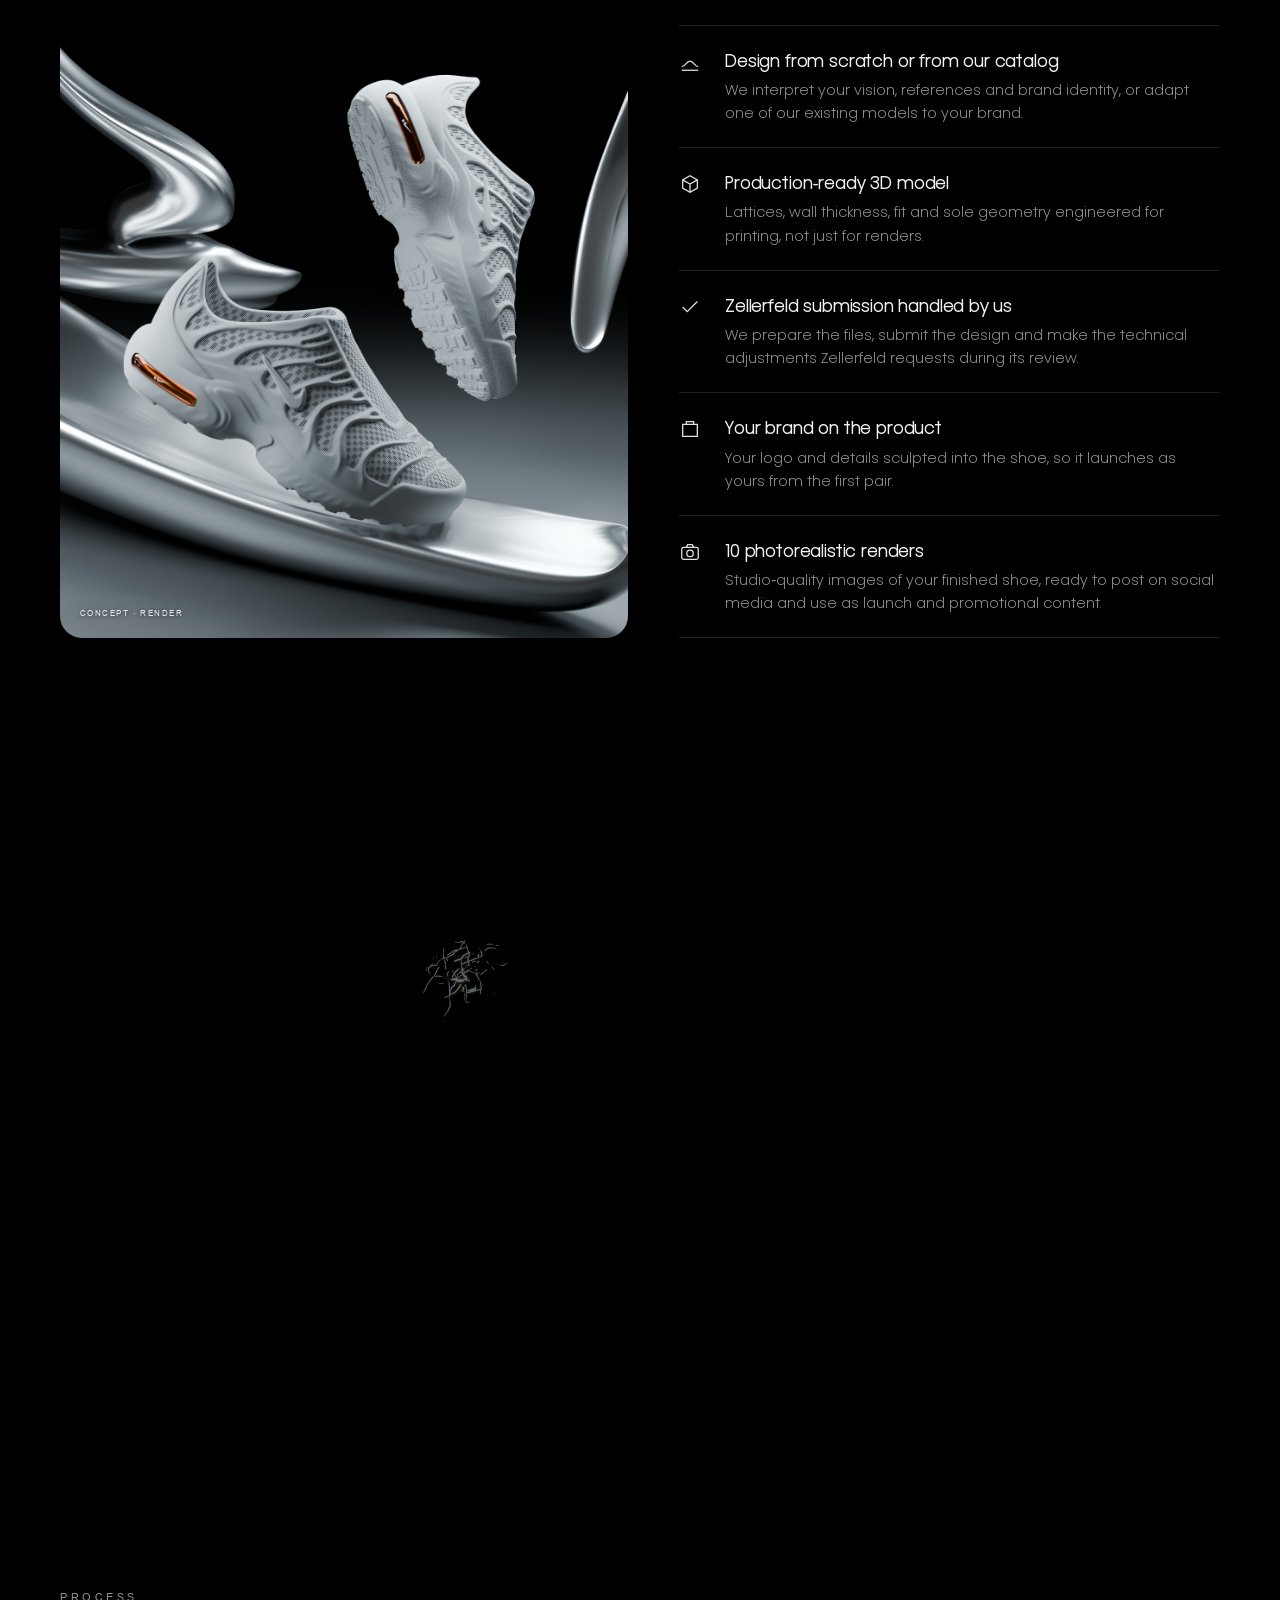
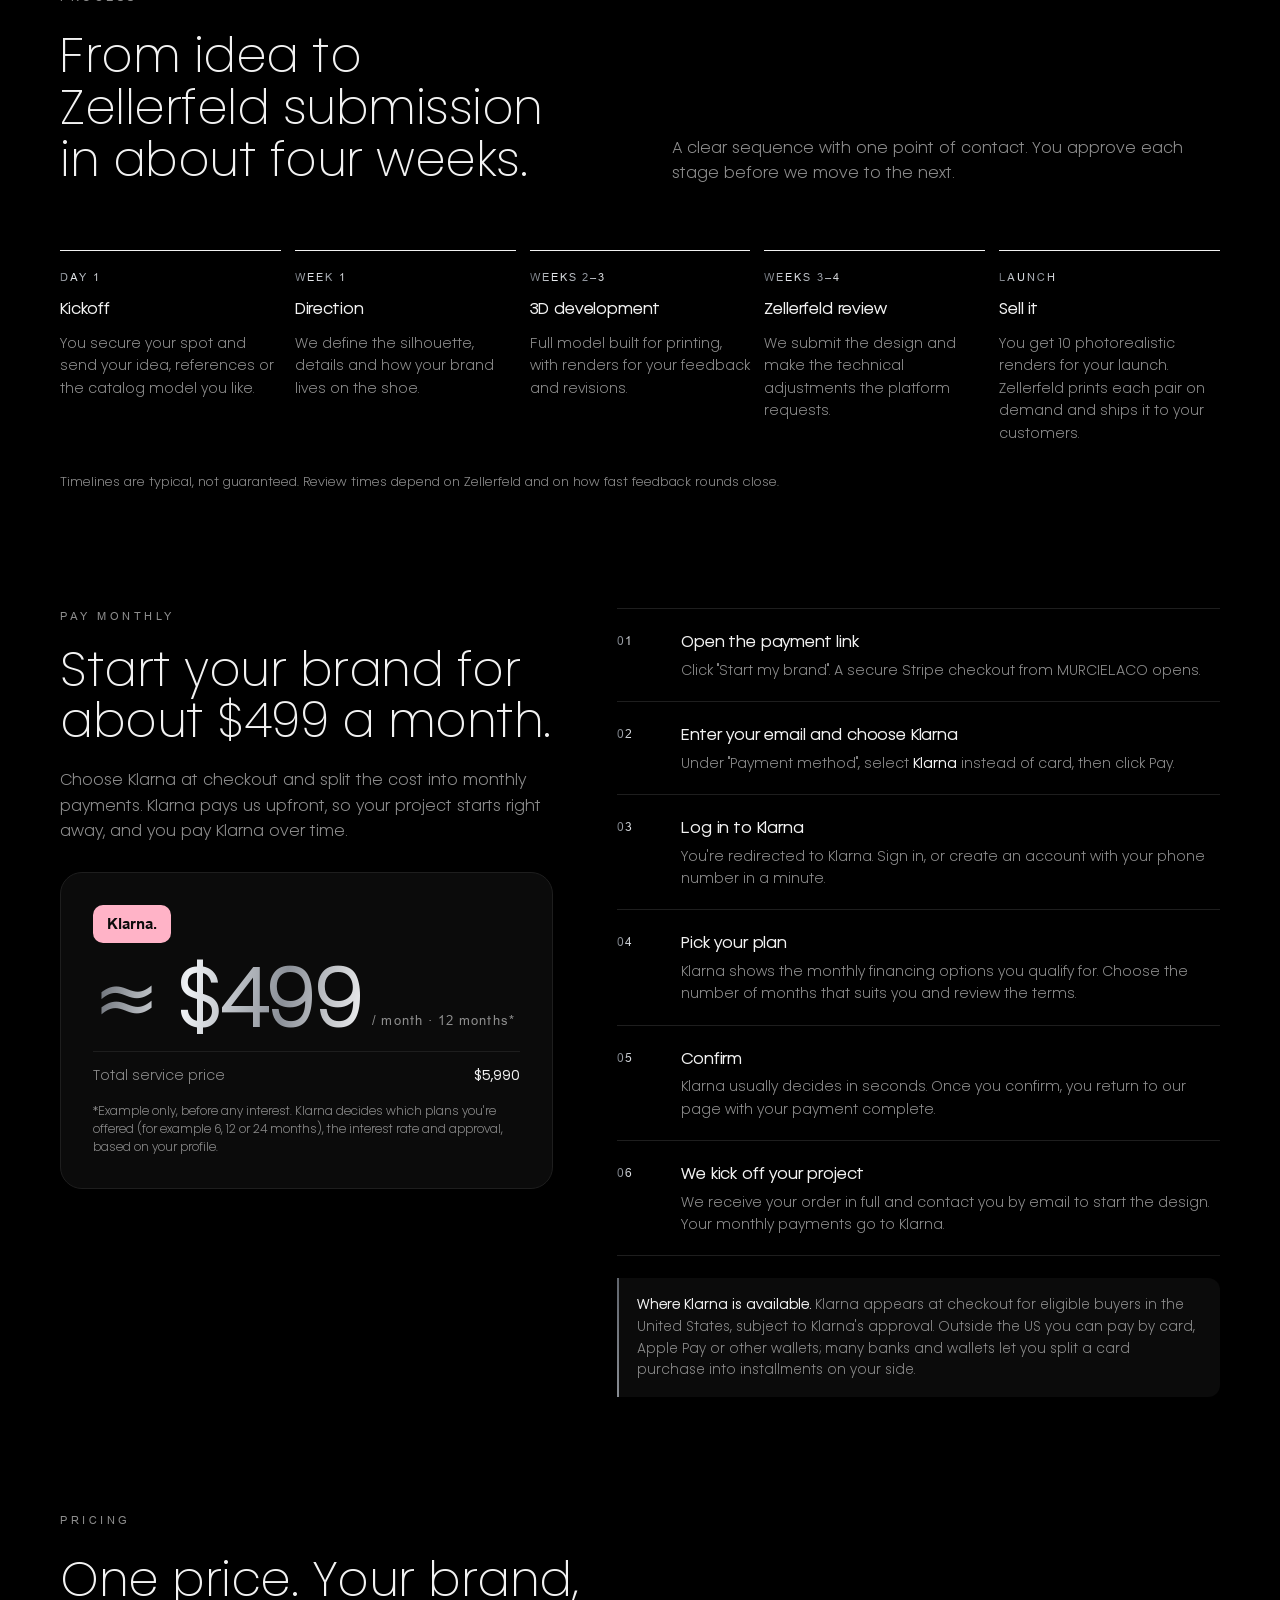
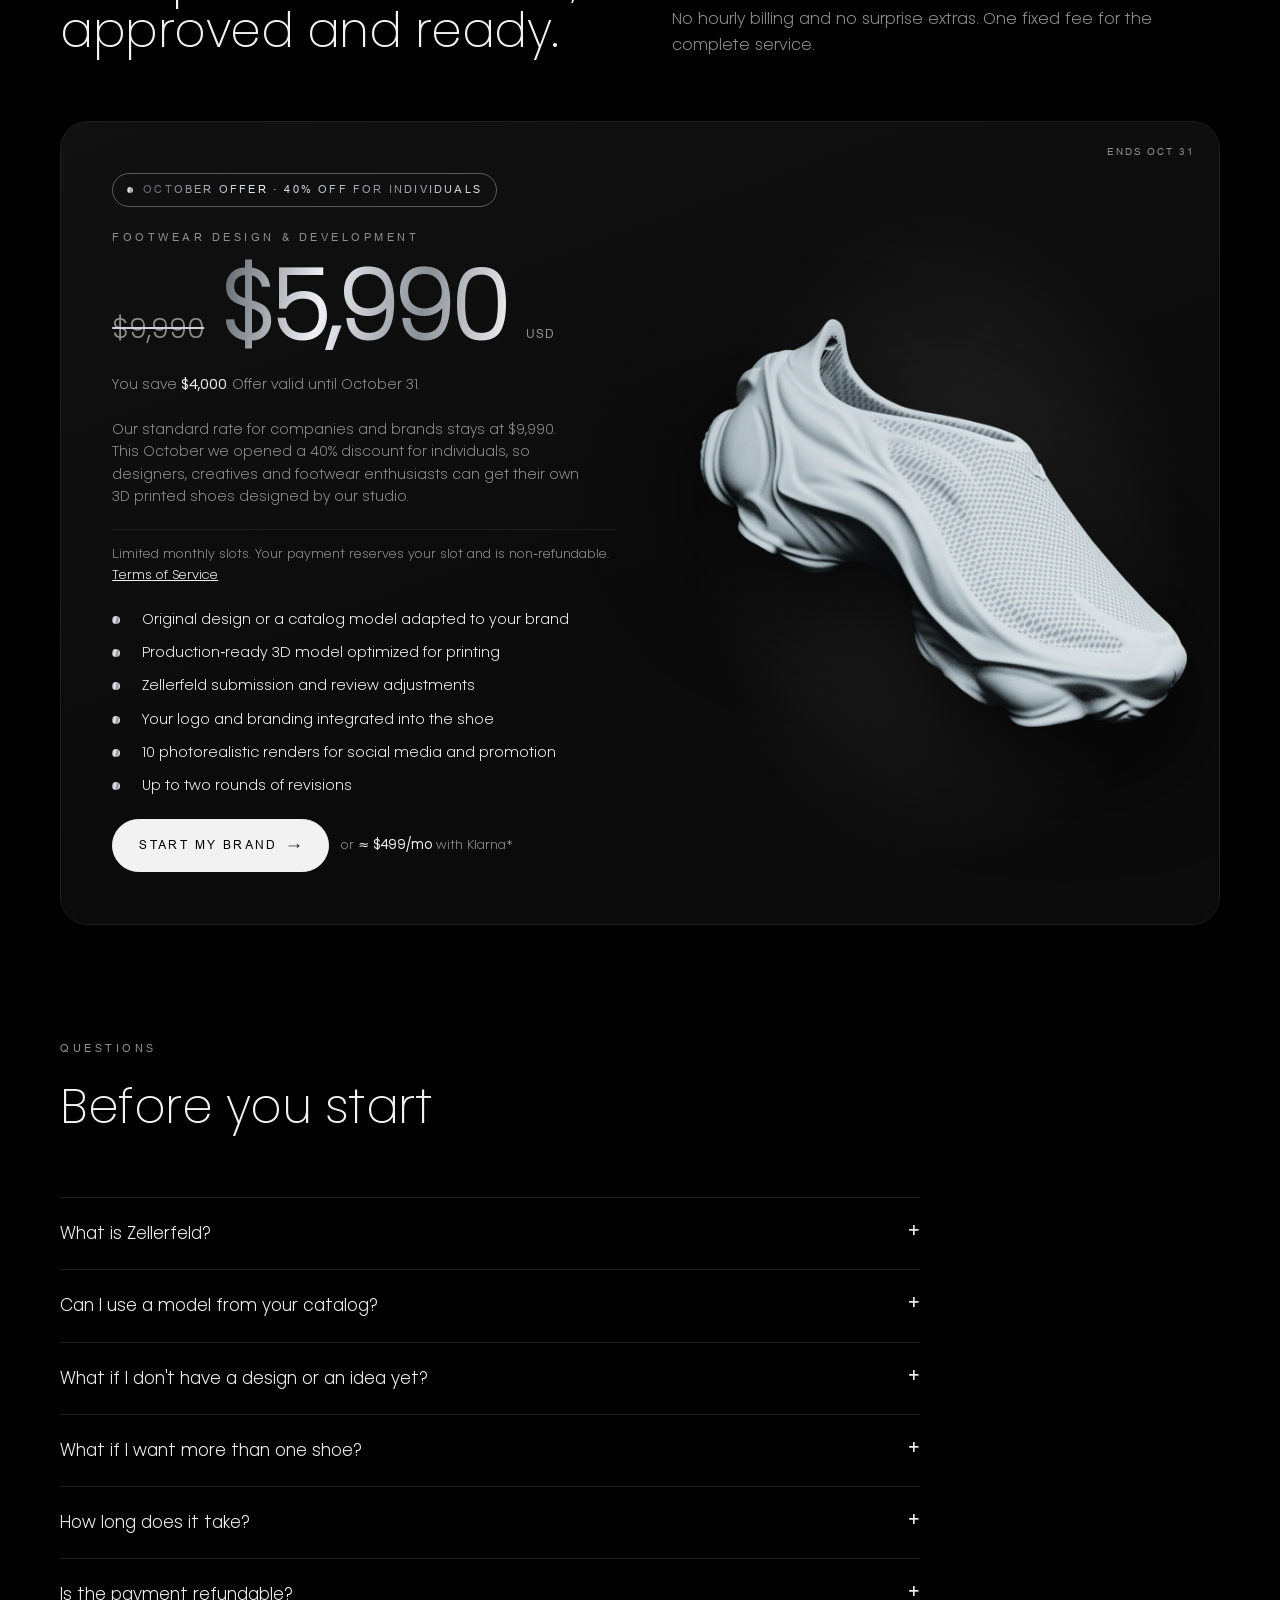
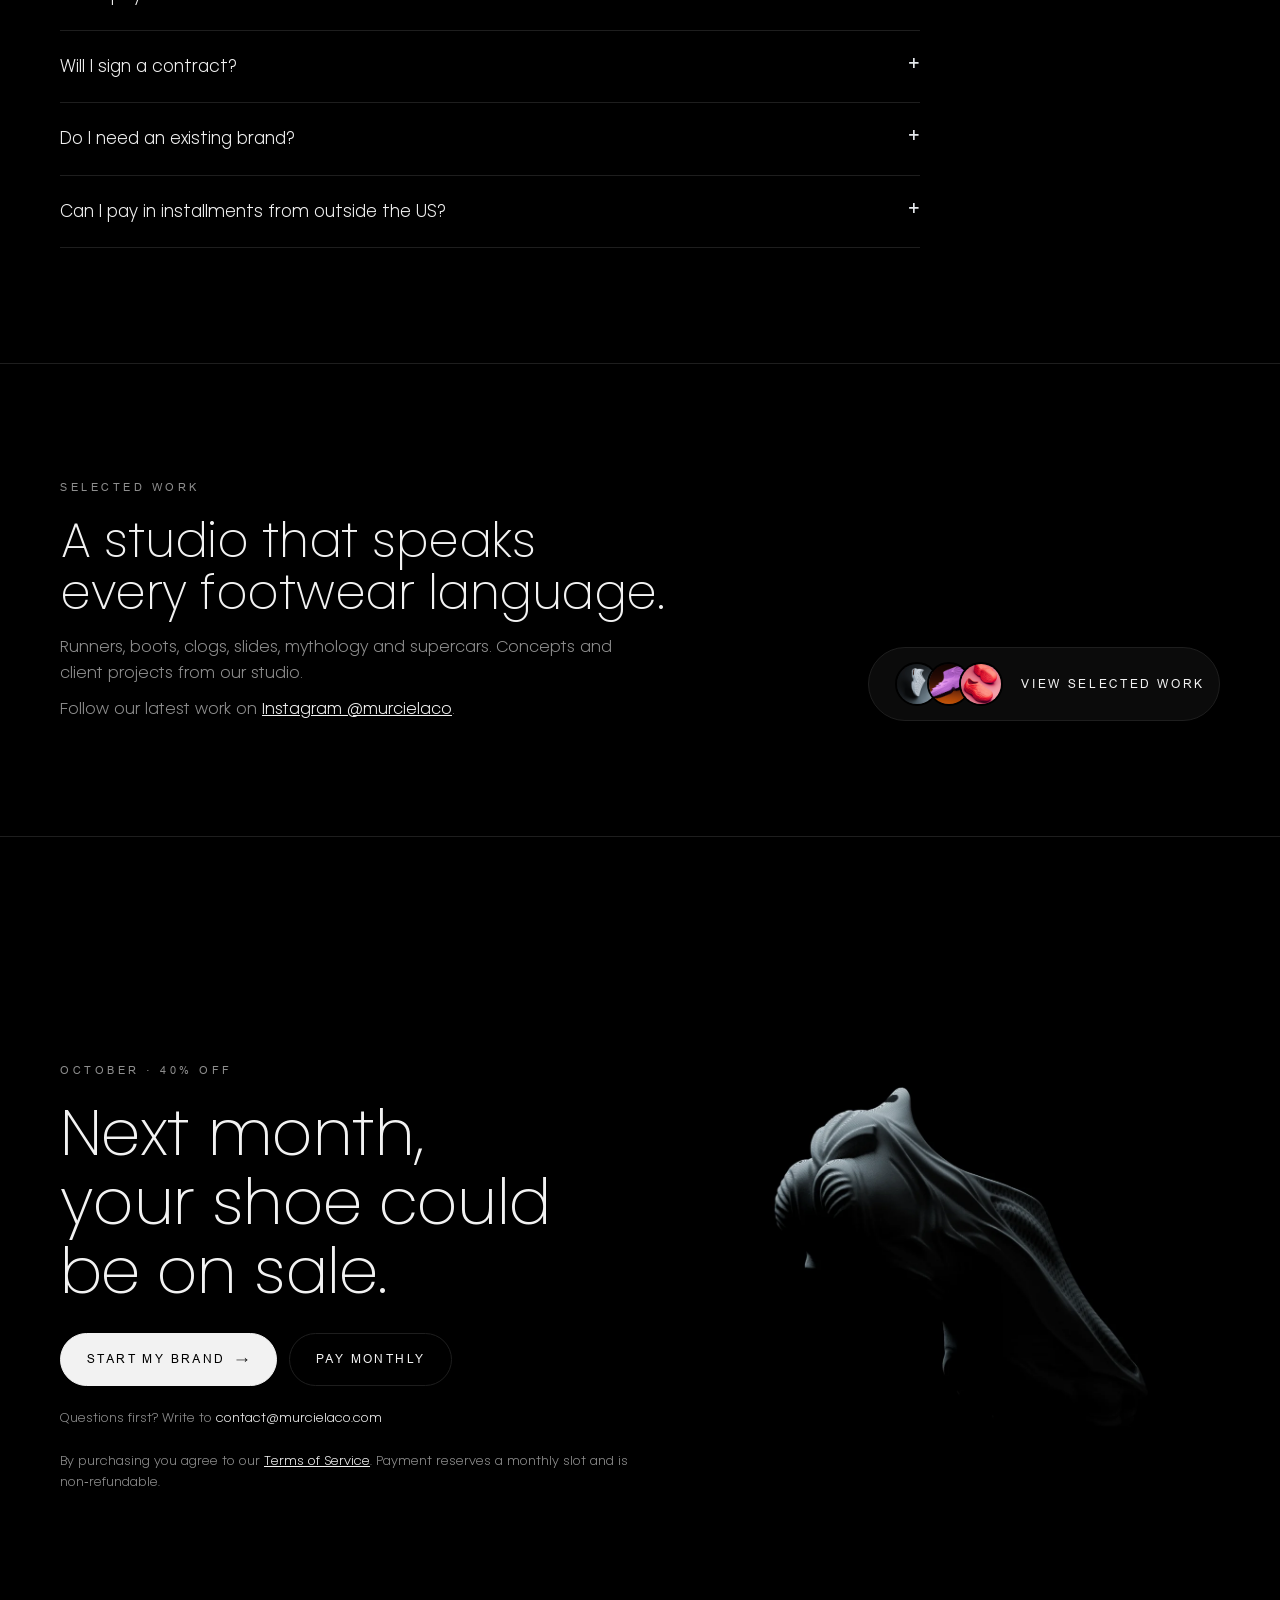
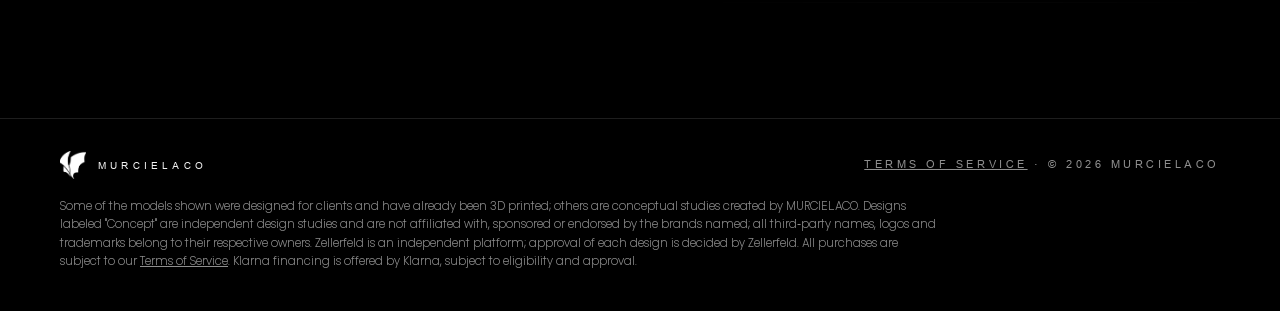
<file: studios/index.html>
<!doctype html>
<html lang="en">
<head>
<meta charset="utf-8">
<link rel="canonical" href="https://studios.murcielaco.com/">
<meta name="viewport" content="width=device-width, initial-scale=1, viewport-fit=cover">
<title>MURCIELACO | Services</title>
<meta name="description" content="Your own 3D printed footwear brand, approved on Zellerfeld and launch-ready in about one month. Designed by MURCIELACO.">
<link rel="icon" href="../assets/logo.png">
<meta property="og:type" content="website">
<meta property="og:site_name" content="MURCIELACO">
<meta property="og:title" content="MURCIELACO | Services">
<meta property="og:description" content="Your own 3D printed footwear brand, approved on Zellerfeld and launch-ready in about one month.">
<meta property="og:url" content="https://studios.murcielaco.com/">
<meta property="og:image" content="https://studios.murcielaco.com/assets/og-image.jpg">
<meta property="og:image:secure_url" content="https://studios.murcielaco.com/assets/og-image.jpg">
<meta property="og:image:type" content="image/jpeg">
<meta property="og:image:width" content="1200">
<meta property="og:image:height" content="630">
<meta property="og:image:alt" content="White 3D printed shoe by MURCIELACO on black">
<meta name="twitter:card" content="summary_large_image">
<meta name="twitter:title" content="MURCIELACO | Services">
<meta name="twitter:description" content="Your own 3D printed footwear brand, approved on Zellerfeld and launch-ready in about one month.">
<meta name="twitter:image" content="https://studios.murcielaco.com/assets/og-image.jpg">
<style>
@font-face{font-family:"Metal Bat";src:url("../fonts/metal-bat-thin.woff2") format("woff2");font-weight:200;font-display:swap}
@font-face{font-family:"Metal Bat";src:url("../fonts/metal-bat-light.woff2") format("woff2");font-weight:300;font-display:swap}
@font-face{font-family:"Metal Bat";src:url("../fonts/metal-bat-regular.woff2") format("woff2");font-weight:400;font-display:swap}
@font-face{font-family:"Metal Bat";src:url("../fonts/metal-bat-bold.woff2") format("woff2");font-weight:700;font-display:swap}
@font-face{font-family:"Murcielaco Type";src:url("../fonts/murcielaco-type-regular.woff2") format("woff2");font-weight:400;font-display:swap}
@font-face{font-family:"Murcielaco Type";src:url("../fonts/murcielaco-type-black.woff2") format("woff2");font-weight:900;font-display:swap}
/* Layout: pure black stage; shoes float in the dark, text keeps to a narrow rail, one liquid-chrome signal for details. */
:root{
  --void:#000000;
  --hall:#0b0b0b;
  --line:#1e1e1e;
  --mist:#8e8e8e;
  --bone:#f2f2f2;
  --signal:#dfe3e8;
  --chrome:linear-gradient(100deg,#5f646c 0%,#eef1f4 12%,#8b9098 24%,#ffffff 36%,#6e737b 48%,#d9dde2 60%,#7d828a 72%,#f6f8fa 84%,#5f646c 100%);
  --display:"Metal Bat","Poppins",system-ui,sans-serif;
  --body:"Metal Bat","Poppins",system-ui,-apple-system,"Segoe UI",sans-serif;
  --util:"Murcielaco Type","Helvetica Neue",Arial,sans-serif;
  --wrap:1240px;
  color-scheme:dark;
}
*{box-sizing:border-box}
[hidden]{display:none!important}
html{scroll-behavior:smooth;background:var(--void)}
body{margin:0;background:var(--void);color:var(--bone);font-family:var(--body);font-weight:300;font-size:16px;line-height:1.6;-webkit-font-smoothing:antialiased;overflow-x:hidden}
img,video{max-width:100%;display:block}
a{color:inherit}
button{font:inherit;color:inherit}
:focus-visible{outline:2px solid var(--signal);outline-offset:3px;border-radius:2px}
.wrap{max-width:var(--wrap);margin-inline:auto;padding-inline:clamp(16px,4vw,40px)}
.eyebrow{font-family:var(--util);font-size:11px;letter-spacing:.32em;text-transform:uppercase;color:var(--mist)}
h1,h2,h3{font-family:var(--display);font-weight:200;letter-spacing:-.01em;text-wrap:balance;margin:0}
h2{font-size:clamp(28px,4vw,48px);line-height:1.08}
p{margin:0}
.lede{color:var(--mist);max-width:56ch}

/* nav */
.nav{position:fixed;inset:0 0 auto;z-index:30;padding-top:env(safe-area-inset-top,0px);border-bottom:1px solid transparent;transition:background .3s,border-color .3s}
.nav.solid{background:rgba(0,0,0,.82);backdrop-filter:blur(14px);-webkit-backdrop-filter:blur(14px);border-color:var(--line)}
html{scroll-padding-top:80px}
body > main{padding-top:calc(68px + env(safe-area-inset-top,0px))}
.nav .wrap{display:flex;align-items:center;gap:24px;height:68px}
.brand{display:flex;align-items:center;gap:12px;text-decoration:none}
.brand img{width:26px;height:auto}
.brand span{font-family:var(--util);font-size:10px;letter-spacing:.42em}
.brand em{font-style:normal;color:var(--mist)}
.nav ul{display:flex;align-items:center;gap:30px;list-style:none;margin:0 0 0 auto;padding:0}
.nav ul li{display:flex;align-items:center}
.brand span,.nav ul a{line-height:1;display:block;padding-top:.12em}
.nav ul a{font-family:var(--util);font-size:10px;letter-spacing:.32em;text-transform:uppercase;text-decoration:none;color:var(--mist)}
.nav ul a:hover{color:var(--bone)}
.btn{display:inline-flex;align-items:center;justify-content:center;gap:10px;font-family:var(--util);font-weight:400;font-size:12px;letter-spacing:.2em;text-transform:uppercase;text-decoration:none;padding:16px 26px;border-radius:999px;border:1px solid var(--bone);background:var(--bone);color:var(--void);transition:transform .2s ease,background .2s ease,color .2s ease,border-color .2s ease;white-space:nowrap;cursor:pointer}
.btn:hover{transform:translateY(-1px);background:var(--chrome);background-size:300% 100%;animation:flow 4s linear infinite;border-color:#cfd4da;color:var(--void)}
.btn.ghost{background:transparent;color:var(--bone);border-color:var(--line)}
.btn.ghost:hover{border-color:var(--signal);color:var(--signal);background:transparent}
.btn.sm{padding:10px 18px;font-size:10px}
.nav .btn.sm{display:block;line-height:1;letter-spacing:.32em;padding:10px 18px}

/* hero */
.hero{position:relative;padding-block:clamp(48px,8vw,110px) clamp(40px,6vw,80px);overflow:hidden}
.hero::before{content:"";position:absolute;inset:-20% -10% auto 35%;height:120%;background:radial-gradient(closest-side,rgba(220,220,220,.12),transparent 70%);pointer-events:none}
.hero .wrap{display:grid;grid-template-columns:minmax(0,1fr) minmax(0,1.1fr);gap:clamp(24px,4vw,64px);align-items:center;position:relative}
.hero h1{font-size:clamp(38px,6.2vw,84px);line-height:1;margin-block:22px 26px}
.hero h1 b{font-weight:700;display:block}
.hero .lede{font-size:17px}
.claim{display:flex;align-items:center;gap:14px;margin-top:32px;padding:14px 18px;border:1px solid var(--line);border-radius:14px;max-width:440px;background:var(--hall)}
.claim strong{font-family:var(--display);font-weight:400;font-size:30px;line-height:1;background:var(--chrome);background-size:300% 100%;-webkit-background-clip:text;background-clip:text;color:transparent;-webkit-text-fill-color:transparent;animation:flow 7s linear infinite}
.claim span{font-size:13px;color:var(--mist);line-height:1.4}
.hero-cta{display:flex;flex-wrap:wrap;gap:12px;margin-top:30px}
.hero-price{margin-top:18px;font-size:13px;color:var(--mist)}
.hero-price b{color:var(--bone);font-weight:400}
.stage{position:relative;aspect-ratio:1/0.86;max-width:100%}
.stage img{position:absolute;filter:drop-shadow(0 40px 60px rgba(0,0,0,.8))}
.stage .main{width:100%;left:0;top:6%;animation:float 7s ease-in-out infinite}
.stage .sole{width:22%;right:-2%;top:-4%;opacity:.9;transform:rotate(14deg);animation:floatSole 6s ease-in-out infinite;animation-delay:-2.5s}
@keyframes floatSole{0%,100%{transform:translateY(0) rotate(14deg)}50%{transform:translateY(-12px) rotate(11deg)}}
.stage .tag{position:absolute;left:2%;bottom:0;font-family:var(--util);font-size:11px;letter-spacing:.2em;color:var(--mist);text-transform:uppercase}
.stage .tag i{font-style:normal;background:var(--chrome);background-size:300% 100%;-webkit-background-clip:text;background-clip:text;color:transparent;-webkit-text-fill-color:transparent;animation:flow 7s linear infinite}
@keyframes float{50%{transform:translateY(-14px)}}

/* featured */
.featured{border-block:1px solid var(--line);padding-block:clamp(40px,6vw,72px)}
.featured-title{text-align:center;margin-bottom:clamp(28px,4vw,48px);font-family:var(--display);font-weight:200;font-size:clamp(22px,2.6vw,30px);letter-spacing:0;color:var(--bone)}
.logos{display:flex;flex-wrap:wrap;justify-content:center;align-items:center;gap:28px clamp(36px,7vw,96px)}
.logos a{display:block;opacity:.85;transition:opacity .2s}
.logos a:hover{opacity:1}
.logos img{height:30px;width:auto}
.logos a.forbes img{height:32px}
.logos a.polly img{height:38px}
.logos a.unreal img{height:34px}

section.block{padding-block:clamp(64px,9vw,128px)}
.head{display:grid;grid-template-columns:minmax(0,1fr) minmax(0,1fr);gap:24px 64px;align-items:end;margin-bottom:clamp(36px,5vw,64px)}
.head .eyebrow{grid-column:1/-1}

/* deliverable */
.deliver{display:grid;grid-template-columns:minmax(0,1.05fr) minmax(0,1fr);gap:clamp(24px,4vw,56px);align-items:stretch}
.deliver figure{margin:0;border-radius:22px;overflow:hidden;position:relative;min-height:420px;background:var(--hall)}
.deliver figure img{width:100%;height:100%;object-fit:cover;position:absolute;inset:0}
.deliver figure img.rot{opacity:0;transition:opacity 1.6s ease}
.deliver figure img.rot.on{opacity:1}
.deliver figure figcaption{position:absolute;left:20px;bottom:20px;font-family:var(--util);font-size:8px;line-height:1;letter-spacing:.18em;text-transform:uppercase;color:rgba(255,255,255,.85);background:none;padding:0;text-shadow:0 1px 4px rgba(0,0,0,.6);z-index:2}
.items{display:grid;border-top:1px solid var(--line);align-content:start}
.item{display:grid;grid-template-columns:28px minmax(0,1fr);gap:18px;padding-block:22px;border-bottom:1px solid var(--line)}
.item svg{width:22px;height:22px;stroke:var(--signal);fill:none;stroke-width:1.4;margin-top:3px}
.item h3{font-family:var(--body);font-weight:400;font-size:17px;margin-bottom:4px}
.item p{color:var(--mist);font-size:14.5px}

/* animation separator */
.liquid{background:var(--void);display:grid;place-items:center;overflow:hidden}
.liquid video{width:min(100%,1400px);aspect-ratio:16/9;object-fit:cover;pointer-events:none}

/* process */
.steps{display:grid;grid-template-columns:repeat(5,minmax(0,1fr));gap:14px}
.step{border-top:1px solid var(--bone);padding-top:18px;display:grid;gap:10px;align-content:start}
.step .wk{font-family:var(--util);font-size:11px;letter-spacing:.18em;text-transform:uppercase;justify-self:start;background:var(--chrome);background-size:300% 100%;-webkit-background-clip:text;background-clip:text;color:transparent;-webkit-text-fill-color:transparent;animation:flow 7s linear infinite}
.step h3{font-family:var(--body);font-weight:400;font-size:16px}
.step p{font-size:14px;color:var(--mist)}
.timeline-note{margin-top:28px;font-size:13px;color:var(--mist)}

/* klarna */
.klarna-grid{display:grid;grid-template-columns:minmax(0,.9fr) minmax(0,1.1fr);gap:clamp(28px,5vw,72px);align-items:start}
.permonth{margin-top:28px;border:1px solid var(--line);border-radius:22px;padding:clamp(22px,3vw,32px);background:var(--hall);display:grid;gap:16px}
.kbadge{justify-self:start;display:inline-flex;align-items:center;background:#ffb3c7;color:#0b0b0b;font-family:var(--util);font-weight:900;font-size:15px;padding:7px 14px;border-radius:10px}
.permonth .big{display:flex;align-items:baseline;gap:10px;flex-wrap:wrap}
.permonth .big strong{font-family:var(--display);font-weight:400;font-size:clamp(48px,7vw,80px);line-height:.95;letter-spacing:-.03em;font-variant-numeric:tabular-nums}
.permonth .big span{font-family:var(--util);color:var(--mist);font-size:13px;letter-spacing:.1em}
.permonth .r{display:flex;justify-content:space-between;gap:12px;font-size:14px;color:var(--mist);font-variant-numeric:tabular-nums;border-top:1px solid var(--line);padding-top:12px}
.permonth .r b{color:var(--bone);font-weight:400}
.permonth p{font-size:12px;color:var(--mist);line-height:1.5}
.ksteps{list-style:none;margin:0;padding:0;display:grid;border-top:1px solid var(--line)}
.ksteps li{display:grid;grid-template-columns:48px minmax(0,1fr);gap:16px;padding-block:20px;border-bottom:1px solid var(--line)}
.ksteps .n{font-family:var(--util);font-size:12px;padding-top:3px;letter-spacing:.1em;align-self:start;background:var(--chrome);background-size:300% 100%;-webkit-background-clip:text;background-clip:text;color:transparent;-webkit-text-fill-color:transparent;animation:flow 7s linear infinite}
.ksteps h3{font-family:var(--body);font-weight:400;font-size:16px;margin-bottom:4px}
.ksteps p{font-size:14px;color:var(--mist)}
.ksteps b{color:var(--bone);font-weight:400}
.note{margin-top:22px;padding:16px 18px;border-left:2px solid;border-image:var(--chrome) 1;background:var(--hall);border-radius:0 12px 12px 0;font-size:13.5px;color:var(--mist)}
.note b{color:var(--bone);font-weight:400}

/* pricing */
.pricing{position:relative;overflow:hidden}
.pricing::before{content:"";position:absolute;left:50%;top:45%;width:900px;height:900px;transform:translate(-50%,-50%);background:radial-gradient(closest-side,rgba(225,230,236,.06),transparent 70%);pointer-events:none}
.price-card{position:relative;display:grid;grid-template-columns:minmax(0,1.1fr) minmax(0,1fr);border:1px solid var(--line);border-radius:28px;background:linear-gradient(160deg,#111,var(--hall) 60%);overflow:hidden}
.price-main{padding:clamp(28px,4vw,56px);display:grid;gap:22px;align-content:start}
.promo{display:inline-flex;align-items:center;gap:10px;font-family:var(--util);font-size:11px;letter-spacing:.2em;text-transform:uppercase;color:#e6e9ed;border:1px solid rgba(225,230,236,.35);border-radius:999px;padding:7px 14px;justify-self:start}
.promo span{background:var(--chrome);background-size:300% 100%;-webkit-background-clip:text;background-clip:text;color:transparent;-webkit-text-fill-color:transparent;animation:flow 7s linear infinite}
.promo i{width:6px;height:6px;border-radius:50%;background:var(--chrome);background-size:300% 100%;animation:pulse 1.8s ease-in-out infinite}
@keyframes pulse{50%{opacity:.25}}
@keyframes flow{to{background-position:-300% 0}}
.metal{background:var(--chrome);background-size:300% 100%;-webkit-background-clip:text;background-clip:text;color:transparent;-webkit-text-fill-color:transparent;animation:flow 7s linear infinite}
.amount{display:flex;flex-wrap:wrap;align-items:baseline;gap:6px 18px}
.amount s{font-family:var(--display);font-size:clamp(20px,2.4vw,28px);color:var(--mist);text-decoration-thickness:2px;text-decoration-color:#cfd4da}
.amount strong{font-family:var(--display);font-weight:400;font-size:clamp(54px,8vw,96px);line-height:.95;letter-spacing:-.03em;font-variant-numeric:tabular-nums}
.amount small{font-family:var(--util);font-size:12px;color:var(--mist);letter-spacing:.1em}
.save{font-size:14px;color:var(--mist)}
.save b{color:var(--bone);font-weight:400}
.why{font-size:14px;color:var(--mist);max-width:52ch}
.slots{font-size:13px;color:var(--mist);border-top:1px solid var(--line);padding-top:14px}
.slots a,.contact a,.faq a{color:var(--bone)}
.incl{list-style:none;margin:0;padding:0;display:grid;gap:10px}
.incl li{display:grid;grid-template-columns:18px minmax(0,1fr);gap:12px;font-size:14.5px}
.incl li::before{content:"";width:8px;height:8px;margin-top:8px;border-radius:50%;background:var(--chrome);background-size:300% 100%}
.pay-row{display:flex;flex-wrap:wrap;gap:12px;align-items:center}
.monthly{font-size:13px;color:var(--mist)}
.monthly b{color:var(--bone);font-weight:400}
.price-art{position:relative;background:radial-gradient(60% 55% at 50% 52%,#2a2a2a,transparent 75%);display:grid;place-items:center;padding:32px;min-height:320px}
.price-art img{width:100%;filter:drop-shadow(0 40px 50px rgba(0,0,0,.8))}
.ends{position:absolute;top:22px;right:24px;font-family:var(--util);font-size:10px;letter-spacing:.2em;color:var(--mist);text-transform:uppercase}

/* faq */
.faq{display:grid;border-top:1px solid var(--line);max-width:860px}
.faq details{border-bottom:1px solid var(--line)}
.faq summary{list-style:none;cursor:pointer;display:flex;justify-content:space-between;gap:18px;padding-block:22px;font-weight:300;font-size:17px}
.faq summary::-webkit-details-marker{display:none}
.faq summary::after{content:"+";font-family:var(--util);color:#e6e9ed;font-size:20px;line-height:1;transition:transform .25s}
.faq details[open] summary::after{transform:rotate(45deg)}
.faq details p{padding-bottom:22px;color:var(--mist);font-size:15px;max-width:68ch}

/* selected work */
.work{border-top:1px solid var(--line)}
.work .wrap{display:grid;grid-template-columns:minmax(0,1fr) auto;gap:24px 48px;align-items:end}
.work .lede{margin-top:16px}
.work-btn{display:flex;align-items:center;gap:18px;padding:14px 14px 14px 26px;border:1px solid var(--line);border-radius:999px;background:var(--hall);cursor:pointer;transition:border-color .2s}
.work-btn:hover{border-color:var(--signal)}
.work-btn span{font-family:var(--util);font-size:12px;letter-spacing:.22em;text-transform:uppercase}
.work-btn .thumbs{display:flex}
.work-btn .thumbs img{width:44px;height:44px;border-radius:50%;object-fit:cover;border:2px solid var(--void);margin-left:-12px}
.work-btn .thumbs img:first-child{margin-left:0}


/* checkout consent */
.consent{position:fixed;inset:0;z-index:60;display:grid;place-items:center;background:rgba(0,0,0,.82);backdrop-filter:blur(8px);-webkit-backdrop-filter:blur(8px);padding:16px}
.consent-card{width:min(100%,520px);border:1px solid var(--line);border-radius:24px;background:var(--hall);padding:clamp(22px,4vw,34px);display:grid;gap:18px}
.consent-card h2{font-size:clamp(24px,3vw,30px)}
.consent-card .sum{display:flex;justify-content:space-between;align-items:baseline;gap:12px;border-block:1px solid var(--line);padding-block:14px;font-size:14px;color:var(--mist)}
.consent-card .sum b{font-family:var(--display);font-weight:400;font-size:24px;color:var(--bone)}
.check{display:grid;grid-template-columns:22px minmax(0,1fr);gap:12px;align-items:start;font-size:14.5px;color:#cfcfcf;cursor:pointer}
.check input{appearance:none;-webkit-appearance:none;width:20px;height:20px;margin:2px 0 0;border:1px solid #6a6a6a;border-radius:5px;background:transparent;cursor:pointer;display:grid;place-items:center}
.check input:checked{background:var(--chrome);background-size:300% 100%;border-color:#cfd4da}
.check input:checked::after{content:"";width:5px;height:10px;border:solid #000;border-width:0 2px 2px 0;transform:rotate(45deg) translate(-1px,-1px)}
.check a{color:var(--bone)}
.consent-actions{display:flex;flex-wrap:wrap;gap:10px;align-items:center}
.consent-actions .btn[aria-disabled="true"]{opacity:.35;pointer-events:none}
.consent-actions .cancel{background:none;border:0;color:var(--mist);font-family:var(--util);font-size:11px;letter-spacing:.22em;text-transform:uppercase;cursor:pointer;padding:12px}
.consent-actions .cancel:hover{color:var(--bone)}
.consent-note{font-size:12px;color:var(--mist)}
/* gallery overlay */
.gal{position:fixed;inset:0;z-index:50;background:var(--void);display:grid;grid-template-rows:auto minmax(0,1fr) auto;padding:calc(env(safe-area-inset-top,0px) + 16px) clamp(16px,4vw,40px) calc(env(safe-area-inset-bottom,0px) + 20px)}
.gal-top{display:flex;justify-content:space-between;align-items:center;gap:16px}
.gal-close{width:44px;height:44px;border-radius:50%;border:1px solid var(--line);background:transparent;cursor:pointer;font-size:20px;line-height:1}
.gal-close:hover{border-color:var(--signal);color:var(--signal)}
.track{display:flex;overflow:hidden;margin-block:16px;gap:0;touch-action:pan-y}
.track::-webkit-scrollbar{display:none}
.slide{flex:0 0 100%;margin:0;transform:translateX(var(--x,0px));transition:transform .45s cubic-bezier(.2,.7,.2,1);display:grid;grid-template-rows:minmax(0,1fr) auto;gap:16px;min-width:0;padding-inline:4px}
.slide a.ig{display:block;min-height:0;height:100%}
.igbox{position:relative;min-height:0;height:100%}
.igbox .igm{position:absolute;inset:0;width:100%;height:100%;object-fit:contain;opacity:0;transition:opacity .45s ease;pointer-events:none}
.igbox .igm.on{opacity:1;pointer-events:auto}
.igp,.ign{position:absolute;top:50%;transform:translateY(-50%);width:42px;height:42px;border-radius:50%;border:1px solid rgba(255,255,255,.25);background:rgba(0,0,0,.55);color:#fff;font-size:24px;line-height:1;cursor:pointer;z-index:2}
.igp{left:8px}.ign{right:8px}
.igp:hover,.ign:hover{border-color:#fff}
.igd{position:absolute;left:0;right:0;bottom:10px;display:flex;justify-content:center;gap:6px;z-index:2}
.igd i{width:6px;height:6px;border-radius:50%;background:rgba(255,255,255,.35)}
.igd i.on{background:#fff}
.slide .cap a{font-family:var(--util);font-size:11px;letter-spacing:.22em;text-transform:uppercase;color:var(--bone)}
.slide img{width:100%;height:100%;object-fit:contain;min-height:0}
.slide .cap{display:flex;flex-wrap:wrap;justify-content:center;align-items:baseline;gap:6px 14px;text-align:center}
.slide .cap b{font-family:var(--display);font-weight:300;font-size:clamp(18px,2.4vw,26px)}
.slide .cap span{font-family:var(--util);font-size:11px;letter-spacing:.22em;text-transform:uppercase;background:var(--chrome);background-size:300% 100%;-webkit-background-clip:text;background-clip:text;color:transparent;-webkit-text-fill-color:transparent;animation:flow 7s linear infinite}
.slide.ig-embed{display:flex;align-items:center;justify-content:center}
.igwrap{position:relative;overflow:hidden;border-radius:12px;background:#0b0b0b;max-width:100%}
.igwrap iframe{position:absolute;left:-1px;display:block;border:0;background:#0b0b0b;color-scheme:light}
.gal-nav{display:flex;justify-content:center;align-items:center;gap:20px}
.gal-nav button{width:52px;height:52px;border-radius:50%;border:1px solid var(--line);background:transparent;cursor:pointer;font-family:var(--util);font-size:18px}
.gal-nav button:hover{border-color:var(--signal);color:var(--signal)}
.count{font-family:var(--util);font-size:12px;letter-spacing:.2em;color:var(--mist);min-width:70px;text-align:center;font-variant-numeric:tabular-nums}

/* final */
.final{position:relative;overflow:hidden;border-top:1px solid var(--line)}
.final .wrap{display:grid;grid-template-columns:minmax(0,1fr) minmax(0,.9fr);gap:32px;align-items:center;padding-block:clamp(64px,9vw,120px)}
.final h2{font-size:clamp(34px,5vw,64px)}
.final img{width:100%;max-width:520px;justify-self:end;-webkit-mask-image:radial-gradient(70% 70% at 50% 50%,#000 60%,transparent 100%);mask-image:radial-gradient(70% 70% at 50% 50%,#000 60%,transparent 100%)}
.final .hero-cta{margin-top:28px}
.contact{margin-top:22px;font-size:13px;color:var(--mist)}
.contact span{color:var(--bone);user-select:all}

footer{border-top:1px solid var(--line);padding-block:32px 40px}
footer .wrap{display:grid;gap:18px}
footer .top{display:flex;flex-wrap:wrap;justify-content:space-between;gap:16px;align-items:center}
.disclaimer{font-size:11.5px;line-height:1.6;color:var(--mist);max-width:110ch}

@media (prefers-reduced-motion:no-preference){
  .hero .copy > *{animation:rise .9s cubic-bezier(.2,.7,.2,1) both}
  .hero .copy > *:nth-child(2){animation-delay:.08s}
  .hero .copy > *:nth-child(3){animation-delay:.16s}
  .hero .copy > *:nth-child(4){animation-delay:.24s}
  .hero .copy > *:nth-child(5){animation-delay:.32s}
  @keyframes rise{from{transform:translateY(16px)}}
}
@media (prefers-reduced-motion:reduce){*{animation:none!important;transition:none!important}.slide{transition:none!important}}

@media (max-width:980px){
  .nav ul{display:none}
  .nav .btn{margin-left:auto}
  .hero .wrap,.deliver,.price-card,.klarna-grid,.final .wrap,.head,.work .wrap{grid-template-columns:minmax(0,1fr)}
  .stage{order:-1;max-width:640px;margin-inline:auto;width:100%}
  .steps{grid-template-columns:repeat(2,minmax(0,1fr));gap:28px 16px}
  .final img{justify-self:center}
  .work-btn{justify-self:start}
}
@media (max-width:560px){
  .brand span{letter-spacing:.28em}
}
@media (max-width:520px){
  .steps{grid-template-columns:minmax(0,1fr)}
  .brand em{display:none}
  .nav .btn{padding:9px 14px}
  .btn{padding:15px 20px}
  .hero-cta .btn{flex:1 1 100%}
  .logos{gap:22px 30px}
  .logos img{height:17px}
  .logos a.forbes img{height:19px}
  .logos a.polly img{height:22px}
  .logos a.unreal img{height:21px}
  .stage .sole{right:8%;top:-13%;width:19%}
  .stage{margin-top:28px}
}
</style>
</head>
<body>

<header class="nav">
  <div class="wrap">
    <a class="brand" href="https://www.murcielaco.com" aria-label="MURCIELACO home">
      <img src="../assets/logo.png" alt="">
      <span>MURCIELACO</span>
    </a>
    <ul>
      <li><a href="#included">What you get</a></li>
      <li><a href="#process">Process</a></li>
      <li><a href="#klarna">Pay monthly</a></li>
      <li><a href="#pricing">Pricing</a></li>
      <li><a href="#work">Work</a></li>
    </ul>
    <a class="btn sm" href="#checkout" data-buy>Start now</a>
  </div>
</header>

<main>
<section class="hero">
  <div class="wrap">
    <div class="copy">
      <p class="eyebrow">3D printed footwear · Designed for Zellerfeld</p>
      <h1>Your own shoe brand. <b class="metal">Live in one month.</b></h1>
      <p class="lede">We design your footwear, prepare it for Zellerfeld's review and hand you a model built to be 3D printed and sold worldwide. No factory, no minimum order, no inventory.</p>
      <div class="claim"><strong>50+</strong><span>approved designs on Zellerfeld. The studio with the most approvals on the platform.</span></div>
      <div>
        <div class="hero-cta">
          <a class="btn" href="#checkout" data-buy>Start my brand <span aria-hidden="true">→</span></a>
          <a class="btn ghost" href="#process">See how it works</a>
        </div>
        <p class="hero-price">From <b>≈ $499/mo</b> with Klarna · October offer: <b>$5,990</b></p>
      </div>
    </div>
    <div class="stage" aria-hidden="true">
      <img class="sole" src="assets/symbiosis-sole.webp" alt="">
      <img class="main" src="assets/hero-vampyro-white.webp" alt="">
      <p class="tag"><i>●</i> VAMPYRO / Symbiosis‑1</p>
    </div>
  </div>
</section>

<section class="featured" aria-label="Featured and supported by">
  <div class="wrap">
    <h2 class="featured-title">Featured and supported by</h2>
    <div class="logos">
      <a class="forbes" href="https://www.forbes.com/sites/alainhunkins/2025/05/21/redefining-leadership-for-the-future-of-work/?ctpv=searchpage" target="_blank" rel="noopener"><img src="../assets/logo-forbes.svg" alt="Forbes"></a>
      <a class="polly" href="https://www.pollypolymer.com/" target="_blank" rel="noopener"><img src="../assets/logo-polly.svg" alt="Polly Polymer"></a>
      <a href="https://clo3d.com/" target="_blank" rel="noopener"><img src="../assets/logo-clo.svg" alt="CLO"></a>
      <a href="https://help.zellerfeld.com/hc/en-us/articles/43458161334673-Get-help-from-Verified-Creators" target="_blank" rel="noopener"><img src="../assets/logo-zellerfeld.svg" alt="Zellerfeld"></a>
      <a class="unreal" href="https://www.unrealengine.com/" target="_blank" rel="noopener"><img src="../assets/logo-unreal.svg" alt="Unreal Engine"></a>
    </div>
  </div>
</section>

<section class="block" id="included">
  <div class="wrap">
    <div class="head">
      <p class="eyebrow">What you get</p>
      <h2>One deliverable that matters: a shoe that's approved and ready to sell.</h2>
      <p class="lede">Some clients pick a design from our catalog and make it theirs. Others start from a blank page. Either way you receive the same result: a finished footwear design approved for manufacturing and commercialization through Zellerfeld.</p>
    </div>
    <div class="deliver">
      <figure>
        <img class="rot on" src="assets/r01.jpg" alt="White 3D printed sneakers floating over liquid chrome">
        <img class="rot" src="assets/r02.jpg" alt="MURCIELACO footwear render" loading="lazy">
        <img class="rot" src="assets/r03.jpg" alt="MURCIELACO footwear render" loading="lazy">
        <img class="rot" src="assets/r04.jpg" alt="MURCIELACO footwear render" loading="lazy">
        <img class="rot" src="assets/r05.jpg" alt="MURCIELACO footwear render" loading="lazy">
        <img class="rot" src="assets/r06.jpg" alt="MURCIELACO footwear render" loading="lazy">
        <img class="rot" src="assets/r07.jpg" alt="MURCIELACO footwear render" loading="lazy">
        <img class="rot" src="assets/r08.jpg" alt="MURCIELACO footwear render" loading="lazy">
        <img class="rot" src="assets/r09.jpg" alt="MURCIELACO footwear render" loading="lazy">
        <img class="rot" src="assets/r10.jpg" alt="MURCIELACO footwear render" loading="lazy">
        <img class="rot" src="assets/r11.jpg" alt="MURCIELACO footwear render" loading="lazy">
        <img class="rot" src="assets/r12.jpg" alt="MURCIELACO footwear render" loading="lazy">
        <img class="rot" src="assets/r13.jpg" alt="MURCIELACO footwear render" loading="lazy">
        <img class="rot" src="assets/r14.jpg" alt="MURCIELACO footwear render" loading="lazy">
        <img class="rot" src="assets/r15.jpg" alt="MURCIELACO footwear render" loading="lazy">
        <img class="rot" src="assets/r16.jpg" alt="MURCIELACO footwear render" loading="lazy">
        <img class="rot" src="assets/r17.jpg" alt="MURCIELACO footwear render" loading="lazy">
        <img class="rot" src="assets/r18.jpg" alt="MURCIELACO footwear render" loading="lazy">
        <img class="rot" src="assets/r19.jpg" alt="MURCIELACO footwear render" loading="lazy">
        <img class="rot" src="assets/r20.jpg" alt="MURCIELACO footwear render" loading="lazy">
        <figcaption>Concept · render</figcaption>
      </figure>
      <div class="items">
        <div class="item">
          <svg viewBox="0 0 24 24" aria-hidden="true"><path d="M3 17c4 0 5-6 9-6s5 6 9 6"/><path d="M3 21h18"/></svg>
          <div><h3>Design from scratch or from our catalog</h3><p>We interpret your vision, references and brand identity, or adapt one of our existing models to your brand.</p></div>
        </div>
        <div class="item">
          <svg viewBox="0 0 24 24" aria-hidden="true"><path d="M12 3l8 4.5v9L12 21l-8-4.5v-9z"/><path d="M12 12l8-4.5M12 12v9M12 12L4 7.5"/></svg>
          <div><h3>Production‑ready 3D model</h3><p>Lattices, wall thickness, fit and sole geometry engineered for printing, not just for renders.</p></div>
        </div>
        <div class="item">
          <svg viewBox="0 0 24 24" aria-hidden="true"><path d="M20 6L9 17l-5-5"/></svg>
          <div><h3>Zellerfeld submission handled by us</h3><p>We prepare the files, submit the design and make the technical adjustments Zellerfeld requests during its review.</p></div>
        </div>
        <div class="item">
          <svg viewBox="0 0 24 24" aria-hidden="true"><path d="M4 7h16v13H4z"/><path d="M8 7V4h8v3"/></svg>
          <div><h3>Your brand on the product</h3><p>Your logo and details sculpted into the shoe, so it launches as yours from the first pair.</p></div>
        </div>
        <div class="item">
          <svg viewBox="0 0 24 24" aria-hidden="true"><rect x="3" y="7" width="18" height="13" rx="2"/><circle cx="12" cy="13.5" r="3.5"/><path d="M8 7l1.5-3h5L16 7"/></svg>
          <div><h3>10 photorealistic renders</h3><p>Studio‑quality images of your finished shoe, ready to post on social media and use as launch and promotional content.</p></div>
        </div>
      </div>
    </div>
  </div>
</section>

<div class="liquid" aria-hidden="true">
  <video autoplay muted loop playsinline preload="metadata" poster="../assets/video/symbiosis-liquid-poster.jpg">
    <source src="../assets/video/symbiosis-liquid-av1.mp4" type='video/mp4; codecs="av01.0.12M.10"'>
    <source src="../assets/video/symbiosis-liquid-hevc.mp4" type='video/mp4; codecs="hvc1"'>
    <source src="../assets/video/symbiosis-liquid.mp4" type="video/mp4">
  </video>
</div>

<section class="block" id="process">
  <div class="wrap">
    <div class="head">
      <p class="eyebrow">Process</p>
      <h2>From idea to Zellerfeld submission in about four weeks.</h2>
      <p class="lede">A clear sequence with one point of contact. You approve each stage before we move to the next.</p>
    </div>
    <div class="steps">
      <div class="step"><span class="wk">Day 1</span><h3>Kickoff</h3><p>You secure your spot and send your idea, references or the catalog model you like.</p></div>
      <div class="step"><span class="wk">Week 1</span><h3>Direction</h3><p>We define the silhouette, details and how your brand lives on the shoe.</p></div>
      <div class="step"><span class="wk">Weeks 2–3</span><h3>3D development</h3><p>Full model built for printing, with renders for your feedback and revisions.</p></div>
      <div class="step"><span class="wk">Weeks 3–4</span><h3>Zellerfeld review</h3><p>We submit the design and make the technical adjustments the platform requests.</p></div>
      <div class="step"><span class="wk">Launch</span><h3>Sell it</h3><p>You get 10 photorealistic renders for your launch. Zellerfeld prints each pair on demand and ships it to your customers.</p></div>
    </div>
    <p class="timeline-note">Timelines are typical, not guaranteed. Review times depend on Zellerfeld and on how fast feedback rounds close.</p>
  </div>
</section>

<section class="block" id="klarna" style="padding-top:0">
  <div class="wrap klarna-grid">
    <div>
      <p class="eyebrow">Pay monthly</p>
      <h2 style="margin-block:18px 20px">Start your brand for about $499 a month.</h2>
      <p class="lede">Choose Klarna at checkout and split the cost into monthly payments. Klarna pays us upfront, so your project starts right away, and you pay Klarna over time.</p>
      <div class="permonth">
        <span class="kbadge">Klarna.</span>
        <div class="big"><strong class="metal">≈ $499</strong><span>/ month · 12 months*</span></div>
        <div class="r"><span>Total service price</span><b>$5,990</b></div>
        <p>*Example only, before any interest. Klarna decides which plans you're offered (for example 6, 12 or 24 months), the interest rate and approval, based on your profile.</p>
      </div>
    </div>
    <div>
      <ol class="ksteps">
        <li><span class="n">01</span><div><h3>Open the payment link</h3><p>Click "Start my brand". A secure Stripe checkout from MURCIELACO opens.</p></div></li>
        <li><span class="n">02</span><div><h3>Enter your email and choose Klarna</h3><p>Under "Payment method", select <b>Klarna</b> instead of card, then click Pay.</p></div></li>
        <li><span class="n">03</span><div><h3>Log in to Klarna</h3><p>You're redirected to Klarna. Sign in, or create an account with your phone number in a minute.</p></div></li>
        <li><span class="n">04</span><div><h3>Pick your plan</h3><p>Klarna shows the monthly financing options you qualify for. Choose the number of months that suits you and review the terms.</p></div></li>
        <li><span class="n">05</span><div><h3>Confirm</h3><p>Klarna usually decides in seconds. Once you confirm, you return to our page with your payment complete.</p></div></li>
        <li><span class="n">06</span><div><h3>We kick off your project</h3><p>We receive your order in full and contact you by email to start the design. Your monthly payments go to Klarna.</p></div></li>
      </ol>
      <div class="note"><b>Where Klarna is available.</b> Klarna appears at checkout for eligible buyers in the United States, subject to Klarna's approval. Outside the US you can pay by card, Apple Pay or other wallets; many banks and wallets let you split a card purchase into installments on your side.</div>
    </div>
  </div>
</section>

<section class="block pricing" id="pricing" style="padding-top:0">
  <div class="wrap">
    <div class="head">
      <p class="eyebrow">Pricing</p>
      <h2>One price. Your brand, approved and ready.</h2>
      <p class="lede">No hourly billing and no surprise extras. One fixed fee for the complete service.</p>
    </div>
    <div class="price-card">
      <div class="price-main">
        <span class="promo"><i></i><span>October offer · 40% off for individuals</span></span>
        <div>
          <p class="eyebrow" style="margin-bottom:12px">Footwear Design &amp; Development</p>
          <div class="amount">
            <s>$9,990</s>
            <strong class="metal">$5,990</strong>
            <small>USD</small>
          </div>
        </div>
        <p class="save">You save <b>$4,000</b>. Offer valid until October 31.</p>
        <p class="why">Our standard rate for companies and brands stays at $9,990. This October we opened a 40% discount for individuals, so designers, creatives and footwear enthusiasts can get their own 3D printed shoes designed by our studio.</p>
        <p class="slots">Limited monthly slots. Your payment reserves your slot and is non‑refundable. <a href="terms.html">Terms of Service</a></p>
        <ul class="incl">
          <li>Original design or a catalog model adapted to your brand</li>
          <li>Production‑ready 3D model optimized for printing</li>
          <li>Zellerfeld submission and review adjustments</li>
          <li>Your logo and branding integrated into the shoe</li>
          <li>10 photorealistic renders for social media and promotion</li>
          <li>Up to two rounds of revisions</li>
        </ul>
        <div class="pay-row">
          <a class="btn" href="#checkout" data-buy>Start my brand <span aria-hidden="true">→</span></a>
          <p class="monthly">or <b>≈ $499/mo</b> with Klarna*</p>
        </div>
      </div>
      <div class="price-art">
        <span class="ends">Ends Oct 31</span>
        <img src="assets/hero-vampyro-white.webp" alt="White VAMPYRO Symbiosis-1 shoe" loading="lazy">
      </div>
    </div>
  </div>
</section>

<section class="block" id="faq" style="padding-top:0">
  <div class="wrap">
    <div class="head">
      <p class="eyebrow">Questions</p>
      <h2>Before you start</h2>
    </div>
    <div class="faq">
      <details><summary>What is Zellerfeld?</summary><p>Zellerfeld is a platform that 3D prints footwear on demand. Once your design is approved, each pair is printed when a customer orders it, so you don't need a factory, molds, minimum orders or inventory.</p></details>
      <details><summary>Can I use a model from your catalog?</summary><p>Yes. Many clients choose an existing MURCIELACO design and we adapt it to their brand. Others ask for something completely new. The price and the deliverable are the same: an approved, production‑ready design.</p></details>
      <details><summary>What if I don't have a design or an idea yet?</summary><p>That's fine. We can start from zero: our creative direction helps you define the concept, references and style, and we build the design from there.</p></details>
      <details><summary>What if I want more than one shoe?</summary><p>Write to us at contact@murcielaco.com before purchasing. For packages of two or more designs we offer a better price per model.</p></details>
      <details><summary>How long does it take?</summary><p>Most projects reach Zellerfeld submission in about one month from kickoff. The exact time depends on feedback rounds, and final approval timing depends on Zellerfeld's review.</p></details>
      <details><summary>Is the payment refundable?</summary><p>No. We take a limited number of projects each month, and your payment reserves one of those slots for you. You can move your slot to a later month once, with at least 7 days' notice. See the <a href="terms.html">Terms of Service</a> for details.</p></details>
      <details><summary>Will I sign a contract?</summary><p>Yes. After purchase we send you a Project Agreement that records the specifics of your project, such as your chosen design, your brand assets and any particular requests.</p></details>
      <details><summary>Do I need an existing brand?</summary><p>No. Bring a name and an idea, or just the idea. We help you shape how the brand shows up on the shoe.</p></details>
      <details><summary>Can I pay in installments from outside the US?</summary><p>Klarna is currently offered at checkout to eligible US buyers. From other countries you can pay by card or digital wallet, and you can check with your bank or wallet whether it lets you split the purchase.</p></details>
    </div>
  </div>
</section>

<section class="block work" id="work">
  <div class="wrap">
    <div>
      <p class="eyebrow">Selected work</p>
      <h2 style="margin-top:18px">A studio that speaks every footwear language.</h2>
      <p class="lede">Runners, boots, clogs, slides, mythology and supercars. Concepts and client projects from our studio.</p>
      <p class="lede" style="margin-top:10px">Follow our latest work on <a href="https://www.instagram.com/murcielaco" target="_blank" rel="noopener" style="color:var(--bone)">Instagram @murcielaco</a>.</p>
    </div>
    <button class="work-btn" id="openGallery" type="button" aria-haspopup="dialog">
      <span class="thumbs" aria-hidden="true">
        <img src="assets/g-airflow-white.webp" alt="">
        <img src="assets/g-manticore.webp" alt="">
        <img src="assets/g-magma.webp" alt="">
      </span>
      <span>View selected work</span>
    </button>
  </div>
</section>

<section class="final">
  <div class="wrap">
    <div>
      <p class="eyebrow">October · 40% off</p>
      <h2 style="margin-top:18px">Next month, your shoe could be on sale.</h2>
      <div class="hero-cta">
        <a class="btn" href="#checkout" data-buy>Start my brand <span aria-hidden="true">→</span></a>
        <a class="btn ghost" href="#klarna">Pay monthly</a>
      </div>
      <p class="contact">Questions first? Write to <span>contact@murcielaco.com</span></p>
      <p class="contact">By purchasing you agree to our <a href="terms.html">Terms of Service</a>. Payment reserves a monthly slot and is non‑refundable.</p>
    </div>
    <img src="assets/final-symbiosis-dark.webp" alt="VAMPYRO Symbiosis-1 shoe in low light" loading="lazy">
  </div>
</section>
</main>

<div class="gal" id="gallery" role="dialog" aria-modal="true" aria-label="Selected work" hidden>
  <div class="gal-top">
    <p class="eyebrow">Selected work</p>
    <button class="gal-close" id="closeGallery" type="button" aria-label="Close gallery">✕</button>
  </div>
  <div class="track" id="track" tabindex="0">
    <figure class="slide"><img data-src="assets/scene-talarias.webp" alt="Blue winged Talarias sandals on a classical column"><figcaption class="cap"><b>Talarias</b><span>Gamma Museum</span></figcaption></figure>
    <figure class="slide"><img data-src="assets/g-airflow-white.webp" alt="White Air Max TN Infinite concept"><figcaption class="cap"><b>Air Max TN Infinite (Concept)</b><span>Nike</span></figcaption></figure>
    <figure class="slide"><img data-src="assets/g-airflow-black-pair.webp" alt="Black Air Max TN Infinite concept pair"><figcaption class="cap"><b>Air Max TN Infinite (Concept)</b><span>Nike</span></figcaption></figure>
    <figure class="slide"><img data-src="assets/g-symbiosis-black.webp" alt="Black Symbiosis-1 shoe"><figcaption class="cap"><b>Symbiosis‑1</b><span>VAMPYRO</span></figcaption></figure>
    <figure class="slide"><img data-src="assets/g-symbiosis-white.webp" alt="White Symbiosis-1 high shoe"><figcaption class="cap"><b>Symbiosis‑1 High</b><span>VAMPYRO</span></figcaption></figure>
    <figure class="slide"><img data-src="assets/g-vampire-1.webp" alt="Black Vampire-1 boot"><figcaption class="cap"><b>Vampire‑1</b><span>VAMPYRO</span></figcaption></figure>
    <figure class="slide"><img data-src="assets/g-flow-black.webp" alt="Black Quantum Glide concept"><figcaption class="cap"><b>Quantum Glide (Concept)</b><span>NOCTA</span></figcaption></figure>
    <figure class="slide"><img data-src="assets/g-trail-black.webp" alt="Black XT-6000 concept clog"><figcaption class="cap"><b>XT‑6000 (Concept)</b><span>Salomon</span></figcaption></figure>
    <figure class="slide"><img data-src="assets/g-marathon.webp" alt="Grey Marathon running shoes"><figcaption class="cap"><b>Marathon</b><span>SPECTRUM</span></figcaption></figure>
    <figure class="slide"><img data-src="assets/g-wacken.webp" alt="Grey Wacken sneaker"><figcaption class="cap"><b>Wacken</b><span>Wacken Open Air</span></figcaption></figure>
    <figure class="slide"><img data-src="assets/g-manticore.webp" alt="Purple Manticore high-top"><figcaption class="cap"><b>Manticore</b><span>Gamma Museum</span></figcaption></figure>
    <figure class="slide"><img data-src="assets/g-magma.webp" alt="Red Magma shoes"><figcaption class="cap"><b>Magma</b><span>Gamma Museum</span></figcaption></figure>
    <figure class="slide"><img data-src="assets/g-cerberus.webp" alt="Red Cerberus clogs"><figcaption class="cap"><b>Cerberus</b><span>Gamma Museum</span></figcaption></figure>
    <figure class="slide"><img data-src="assets/g-cowboy.webp" alt="Cream sculpted cowboy boot render"><figcaption class="cap"><b>Cowboy</b><span>Gamma Museum</span></figcaption></figure>
    <figure class="slide"><img data-src="assets/g-cowboy-printed-1.webp" alt="White printed cowboy boot worn on a stair"><figcaption class="cap"><b>Cowboy</b><span>Gamma Museum</span></figcaption></figure>
    <figure class="slide"><img data-src="assets/g-cowboy-printed-2.webp" alt="Pair of white printed cowboy boots on stairs"><figcaption class="cap"><b>Cowboy</b><span>Gamma Museum</span></figcaption></figure>
    <figure class="slide"><img data-src="assets/g-squirrels.webp" alt="Blue Squirrels sneaker"><figcaption class="cap"><b>Squirrels</b><span>Gamma Museum</span></figcaption></figure>
    <figure class="slide"><img data-src="assets/g-yfntcs.webp" alt="Red Y-1 shoes"><figcaption class="cap"><b>Y‑1</b><span>YFNTCS</span></figcaption></figure>
    <figure class="slide"><img data-src="assets/g-motf.webp" alt="Orange MOTF shoes"><figcaption class="cap"><b>MOTF</b><span>SandX</span></figcaption></figure>
    <figure class="slide"><img data-src="assets/scene-sandx.webp" alt="Black SandX slides worn on a stone step"><figcaption class="cap"><b>SandX</b><span>SandX</span></figcaption></figure>
  </div>
  <div class="gal-nav">
    <button type="button" id="prev" aria-label="Previous image">←</button>
    <span class="count" id="count">1 / 25</span>
    <button type="button" id="next" aria-label="Next image">→</button>
  </div>
</div>

<footer>
  <div class="wrap">
    <div class="top">
      <a class="brand" href="https://www.murcielaco.com"><img src="../assets/logo.png" alt=""><span>MURCIELACO</span></a>
      <p class="eyebrow"><a href="terms.html" style="color:inherit">Terms of Service</a> · © 2026 MURCIELACO</p>
    </div>
    <p class="disclaimer">Some of the models shown were designed for clients and have already been 3D printed; others are conceptual studies created by MURCIELACO. Designs labeled "Concept" are independent design studies and are not affiliated with, sponsored or endorsed by the brands named; all third‑party names, logos and trademarks belong to their respective owners. Zellerfeld is an independent platform; approval of each design is decided by Zellerfeld. All purchases are subject to our <a href="terms.html" style="color:inherit">Terms of Service</a>. Klarna financing is offered by Klarna, subject to eligibility and approval.</p>
  </div>
</footer>

<div class="consent" id="consent" role="dialog" aria-modal="true" aria-labelledby="consentTitle" hidden>
  <div class="consent-card">
    <p class="eyebrow">Before you continue</p>
    <h2 id="consentTitle">Reserve your October slot</h2>
    <div class="sum"><span>Footwear Design &amp; Development</span><b>$5,990</b></div>
    <label class="check" for="agreeTerms">
      <input type="checkbox" id="agreeTerms">
      <span>I have read and agree to the <a href="terms.html" target="_blank" rel="noopener">Terms of Service</a>, and I understand that my payment reserves a limited monthly slot and is non‑refundable.</span>
    </label>
    <div class="consent-actions">
      <a class="btn" id="goPay" href="https://pay.murcielaco.com/b/3cI4gz8ChfJA8hf4So33W0a" target="_blank" rel="noopener" aria-disabled="true" tabindex="-1">Continue to payment <span aria-hidden="true">→</span></a>
      <button class="cancel" type="button" id="consentCancel">Cancel</button>
    </div>
    <p class="consent-note">You'll pay securely on Stripe. Choose Klarna there to pay monthly.</p>
  </div>
</div>

<script>
(function(){var nav=document.querySelector('.nav');function f(){nav.classList.toggle('solid',scrollY>40);}f();addEventListener('scroll',f,{passive:true});})();
(function(){
  var gal=document.getElementById('gallery'), track=document.getElementById('track'),
      count=document.getElementById('count'), opener=document.getElementById('openGallery');
  var slides=[].slice.call(track.querySelectorAll('.slide'));
  /* Latest 25 posts from instagram.com/murcielaco (grid order, incl. collabs). Official Instagram embeds. */
  var IG_POSTS=["p/DPUTx77AQms","p/DdWc3Pkkfd-","p/DbCPbv6jndx","reel/DbCLwjBOyzp","p/DZHDxR9jkQN","p/DYkAlNSDg88","p/DYhdeR6DjDM","reel/DU6_JayDhDV","p/DU8VieSjiGE","reel/DVT4_9jDksA","p/DU0oTE7DtAM","p/DU5VJ6NDhoR","reel/DPUKiRlDUdC","reel/DSdN_2yEkxX","p/DQZcGl-jYhV","reel/DQZd_qFjWXs","reel/DRFFaKtDWLA","p/DHGu8xmib4q","reel/DLaOl4-s_Na","reel/DLYei-mPuGw","p/DITqQhAu8x5","reel/CwIdH3yBbMn","reel/DLSOg9IRQJS","p/DLfl7fcxr4Y","p/DU2hxfCDlca"];
  if(IG_POSTS.length){
    track.innerHTML=IG_POSTS.map(function(p,i){
      return '<figure class="slide ig-embed"><div class="igwrap"><iframe data-src="https://www.instagram.com/'+p+'/embed/" title="Instagram post '+(i+1)+' by @murcielaco" allowtransparency="true" scrolling="no" allow="autoplay; encrypted-media; picture-in-picture; clipboard-write"></iframe></div></figure>';
    }).join('');
    slides=[].slice.call(track.querySelectorAll('.slide'));
    /* Show only the media: hide Instagram's header and footer bar by cropping the embed.
       The embed reports its full height via postMessage; media = total - header - footer. */
    var IGH=55, IGF=156;
    function fit(sl){
      var wrap=sl.querySelector('.igwrap'),f=wrap.querySelector('iframe');
      var Ws=sl.clientWidth-8,Hs=sl.clientHeight;if(!Ws||!Hs)return;
      var r=sl._r||1.25,w=Math.floor(Math.min(Ws,520,Hs/r));
      if(sl._w!==w){sl._w=w;f.style.width=(w+2)+'px';}
      var t=sl._t||(IGH+IGF+Math.round(w*r)+4),mh=Math.max(40,t-IGH-IGF);
      f.style.height=t+'px';f.style.top=(-IGH)+'px';
      wrap.style.width=w+'px';wrap.style.height=Math.min(mh,Hs)+'px';
    }
    window.addEventListener('message',function(e){
      if(!/instagram\.com$/.test((e.origin||'').replace(/^https?:\/\//,'')))return;
      var d=e.data;try{if(typeof d==='string')d=JSON.parse(d);}catch(_){return;}
      if(!d||d.type!=='MEASURE'||!d.details||!d.details.height)return;
      slides.forEach(function(sl){var f=sl.querySelector('iframe');if(f&&f.contentWindow===e.source){
        sl._t=d.details.height;var mh=sl._t-IGH-IGF;if(sl._w&&mh>0)sl._r=mh/sl._w;
        var Hs=sl.clientHeight;if(Hs&&mh>Hs+2){sl._t=0;}
        fit(sl);}});
    });
    window._igfit=function(){slides.forEach(fit);};
    window.addEventListener('resize',function(){if(!gal.hidden){window._igfit();if(window._igpos)window._igpos();}});
    document.querySelector('#gallery .eyebrow').innerHTML='<a href="https://www.instagram.com/murcielaco/" target="_blank" rel="noopener" style="color:inherit">@murcielaco on Instagram</a>';
  }
  var cur=0;
  function load(){[cur-1,cur,cur+1,cur+2].forEach(function(k){var s=slides[k];if(!s)return;[].forEach.call(s.querySelectorAll('[data-src]'),function(m){if(m.tagName==='VIDEO'){m.poster=m.dataset.poster;m.muted=true;}m.src=m.dataset.src;m.removeAttribute('data-src');});});}
  function idx(){return cur;}
  function play(){
    var cur=slides[idx()];
    [].forEach.call(track.querySelectorAll('video'),function(v){
      var should=!gal.hidden&&cur&&cur.contains(v)&&(v.classList.contains('on')||!v.classList.contains('igm'));
      if(should){var p=v.play();if(p&&p.catch)p.catch(function(){});}else if(!v.paused)v.pause();
    });
  }
  function update(){count.textContent=(cur+1)+' / '+slides.length;load();play();}
  function pos(){if(slides[cur])track.style.setProperty('--x',-(slides[cur].offsetLeft-slides[0].offsetLeft)+'px');}
  window._igpos=function(){pos();};
  function go(d){cur=Math.max(0,Math.min(slides.length-1,cur+d));pos();update();}
  function open(){load();gal.hidden=false;document.body.style.overflow='hidden';cur=0;track.style.setProperty('--x','0px');if(window._igfit)window._igfit();update();track.focus();}
  function close(){gal.hidden=true;document.body.style.overflow='';play();opener.focus();}
  opener.addEventListener('click',open);
  document.getElementById('closeGallery').addEventListener('click',close);
  document.getElementById('prev').addEventListener('click',function(){go(-1);});
  document.getElementById('next').addEventListener('click',function(){go(1);});
  var tx=null,ty=0;track.addEventListener('touchstart',function(e){tx=e.touches[0].clientX;ty=e.touches[0].clientY;},{passive:true});
  track.addEventListener('touchend',function(e){if(tx===null)return;var dx=e.changedTouches[0].clientX-tx,dy=e.changedTouches[0].clientY-ty;tx=null;if(Math.abs(dx)>40&&Math.abs(dx)>Math.abs(dy))go(dx<0?1:-1);},{passive:true});
  document.addEventListener('keydown',function(e){if(gal.hidden)return;if(e.key==='Escape')close();if(e.key==='ArrowRight'){e.preventDefault();go(1);}if(e.key==='ArrowLeft'){e.preventDefault();go(-1);}});
})();

(function(){
  var dlg=document.getElementById('consent'),box=document.getElementById('agreeTerms'),go=document.getElementById('goPay'),last=null;
  function sync(){var ok=box.checked;go.setAttribute('aria-disabled',ok?'false':'true');go.tabIndex=ok?0:-1;}
  function open(e){e.preventDefault();last=e.currentTarget;box.checked=false;sync();dlg.hidden=false;document.body.style.overflow='hidden';box.focus();}
  function close(){dlg.hidden=true;document.body.style.overflow='';if(last)last.focus();}
  [].forEach.call(document.querySelectorAll('[data-buy]'),function(a){a.addEventListener('click',open);});
  box.addEventListener('change',sync);
  go.addEventListener('click',function(e){if(!box.checked){e.preventDefault();return;}setTimeout(close,300);});
  document.getElementById('consentCancel').addEventListener('click',close);
  dlg.addEventListener('click',function(e){if(e.target===dlg)close();});
  document.addEventListener('keydown',function(e){if(!dlg.hidden&&e.key==='Escape')close();});
})();

(function(){
  var ims=[].slice.call(document.querySelectorAll('.deliver figure img.rot')),i=0;
  if(ims.length<2||matchMedia('(prefers-reduced-motion: reduce)').matches)return;
  ims[1].loading='eager';ims[1].decode&&ims[1].decode().catch(function(){});
  setInterval(function(){ims[i].classList.remove('on');i=(i+1)%ims.length;ims[i].loading='eager';ims[i].classList.add('on');ims[(i+1)%ims.length].loading='eager';},10000);
})();
</script>
</body>
</html>
</file>
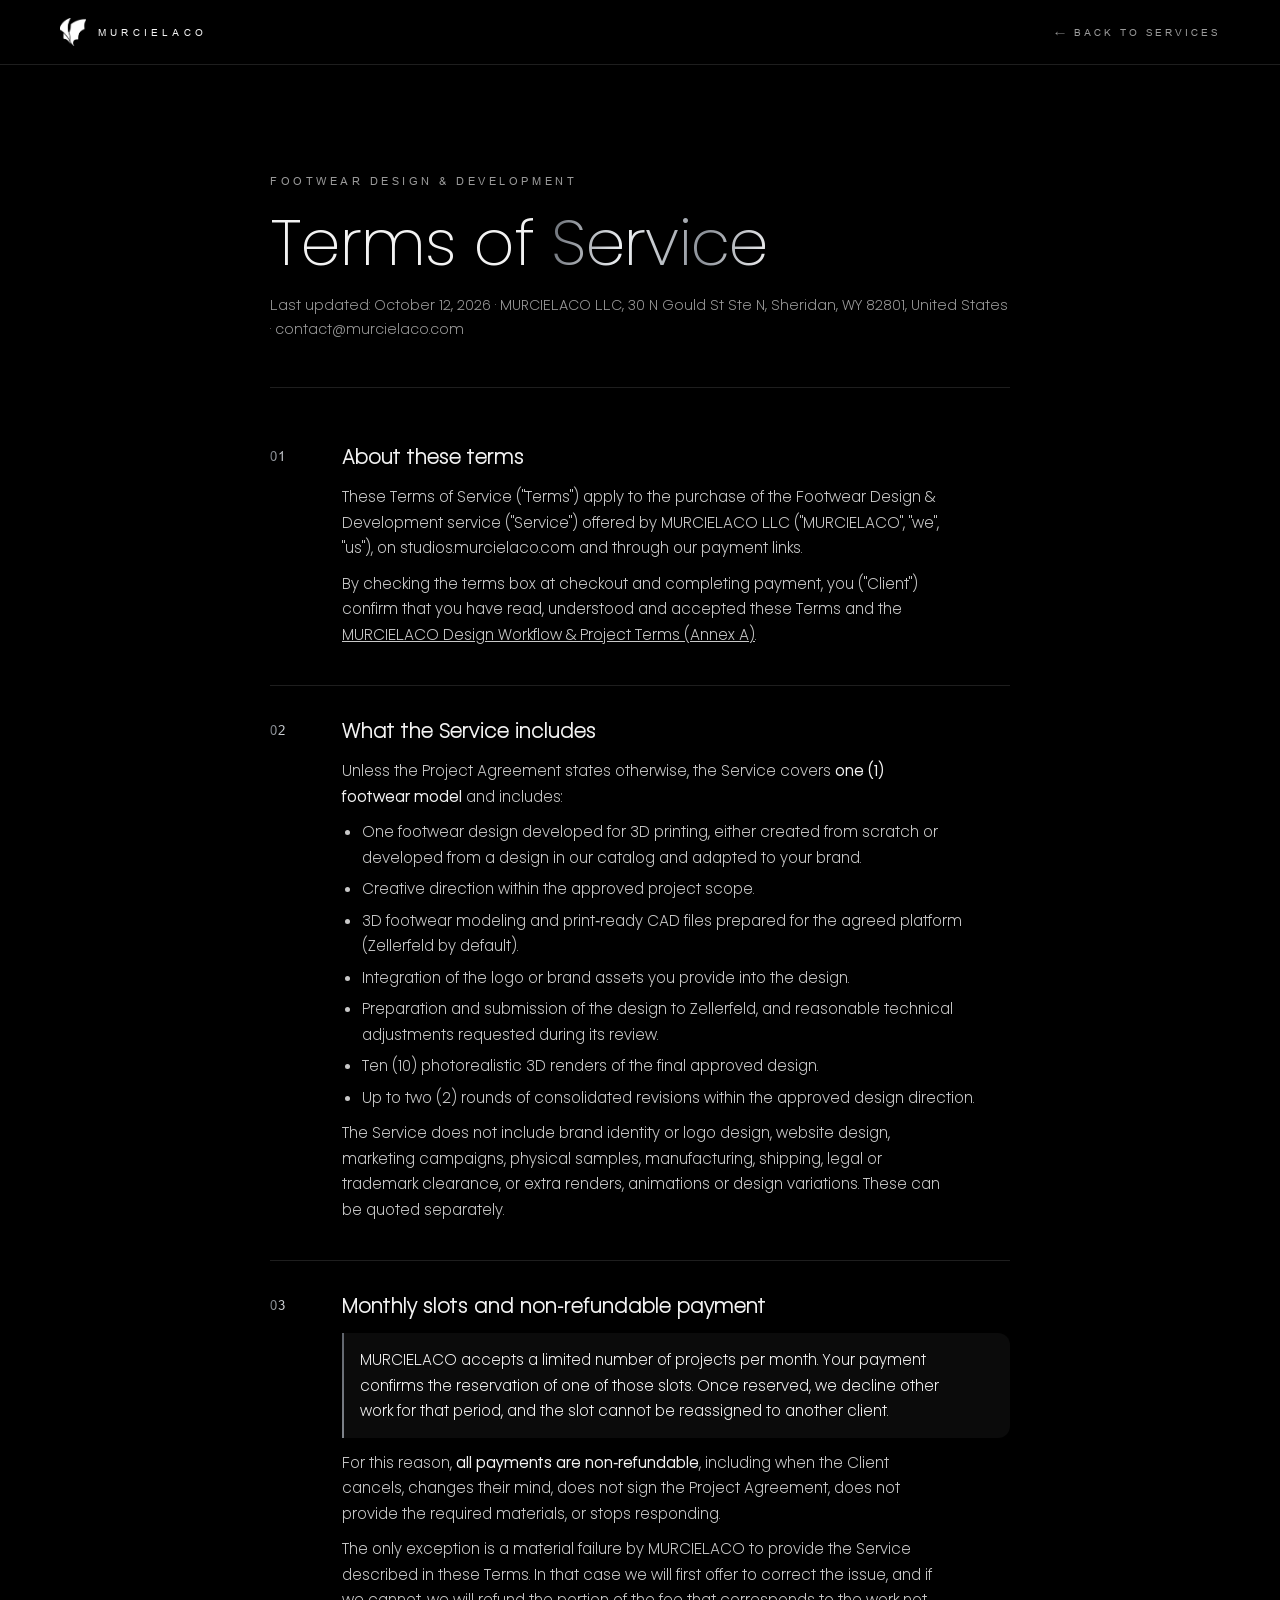
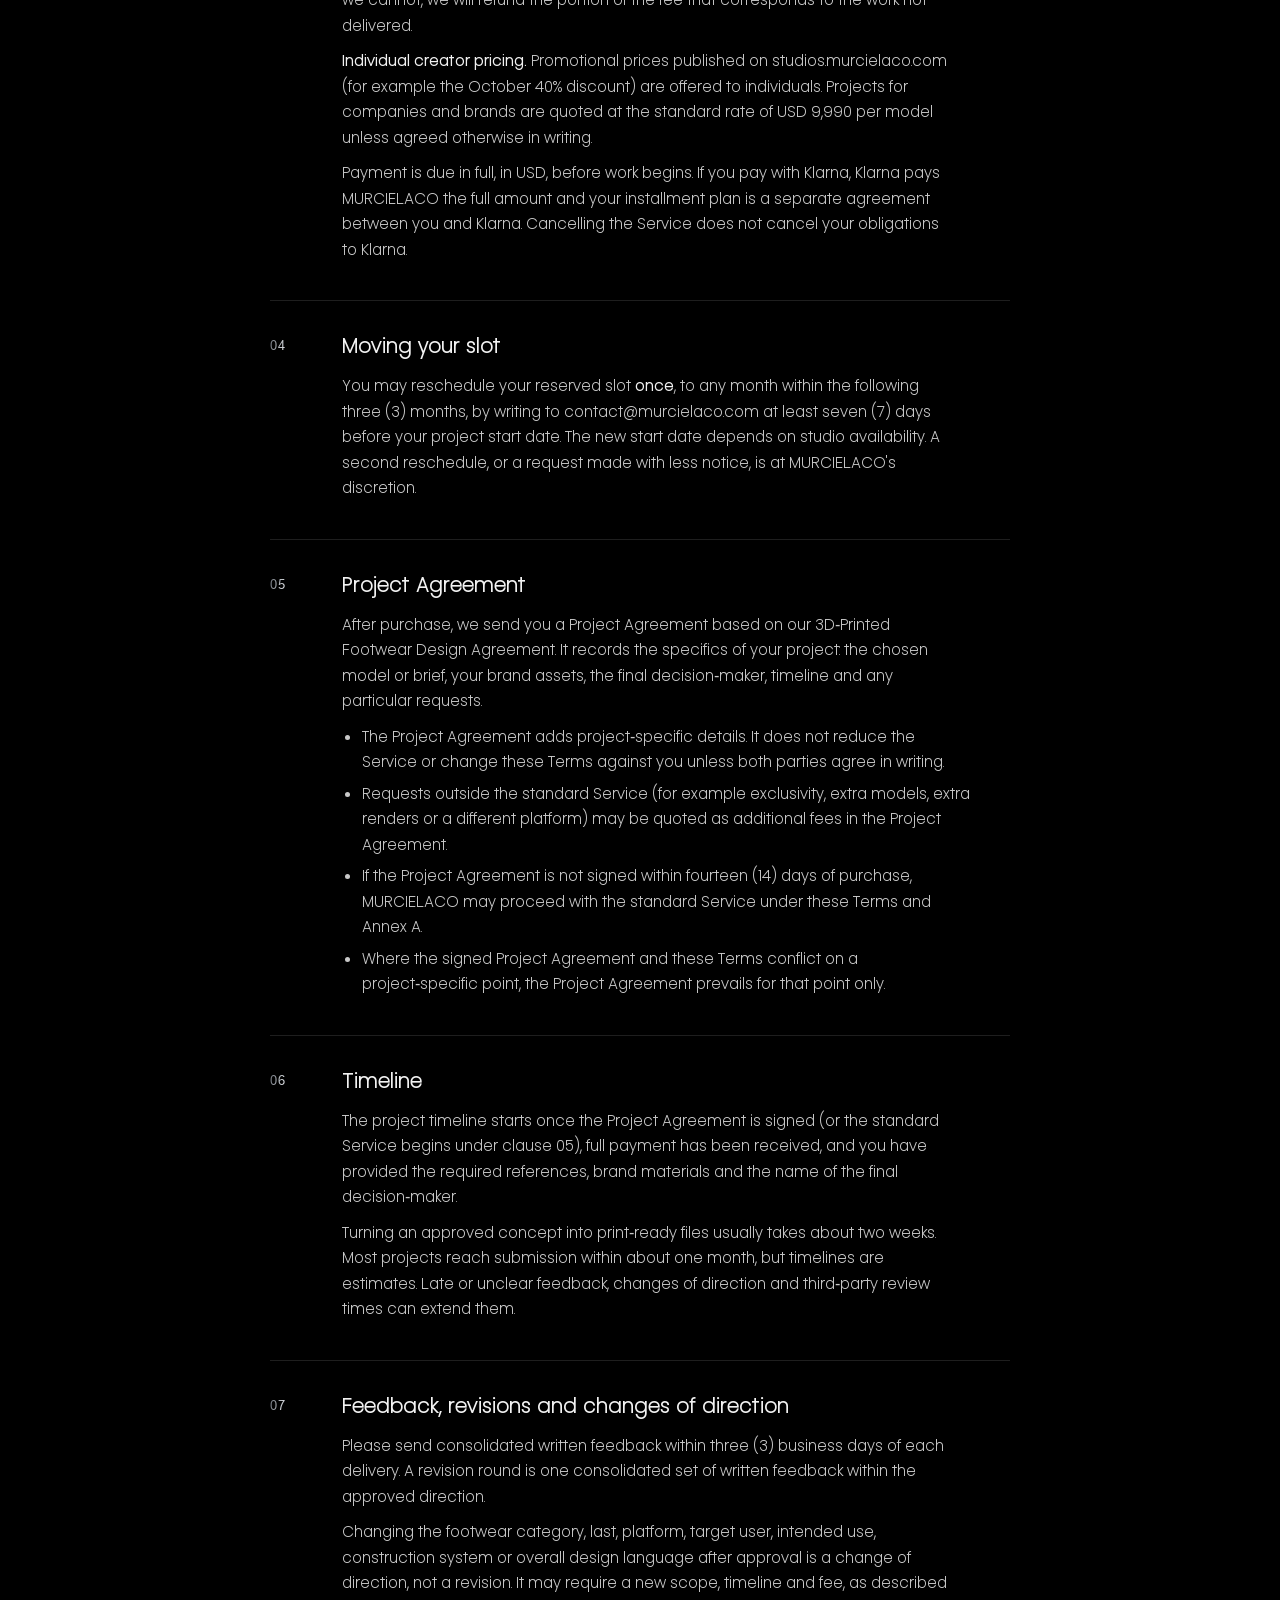
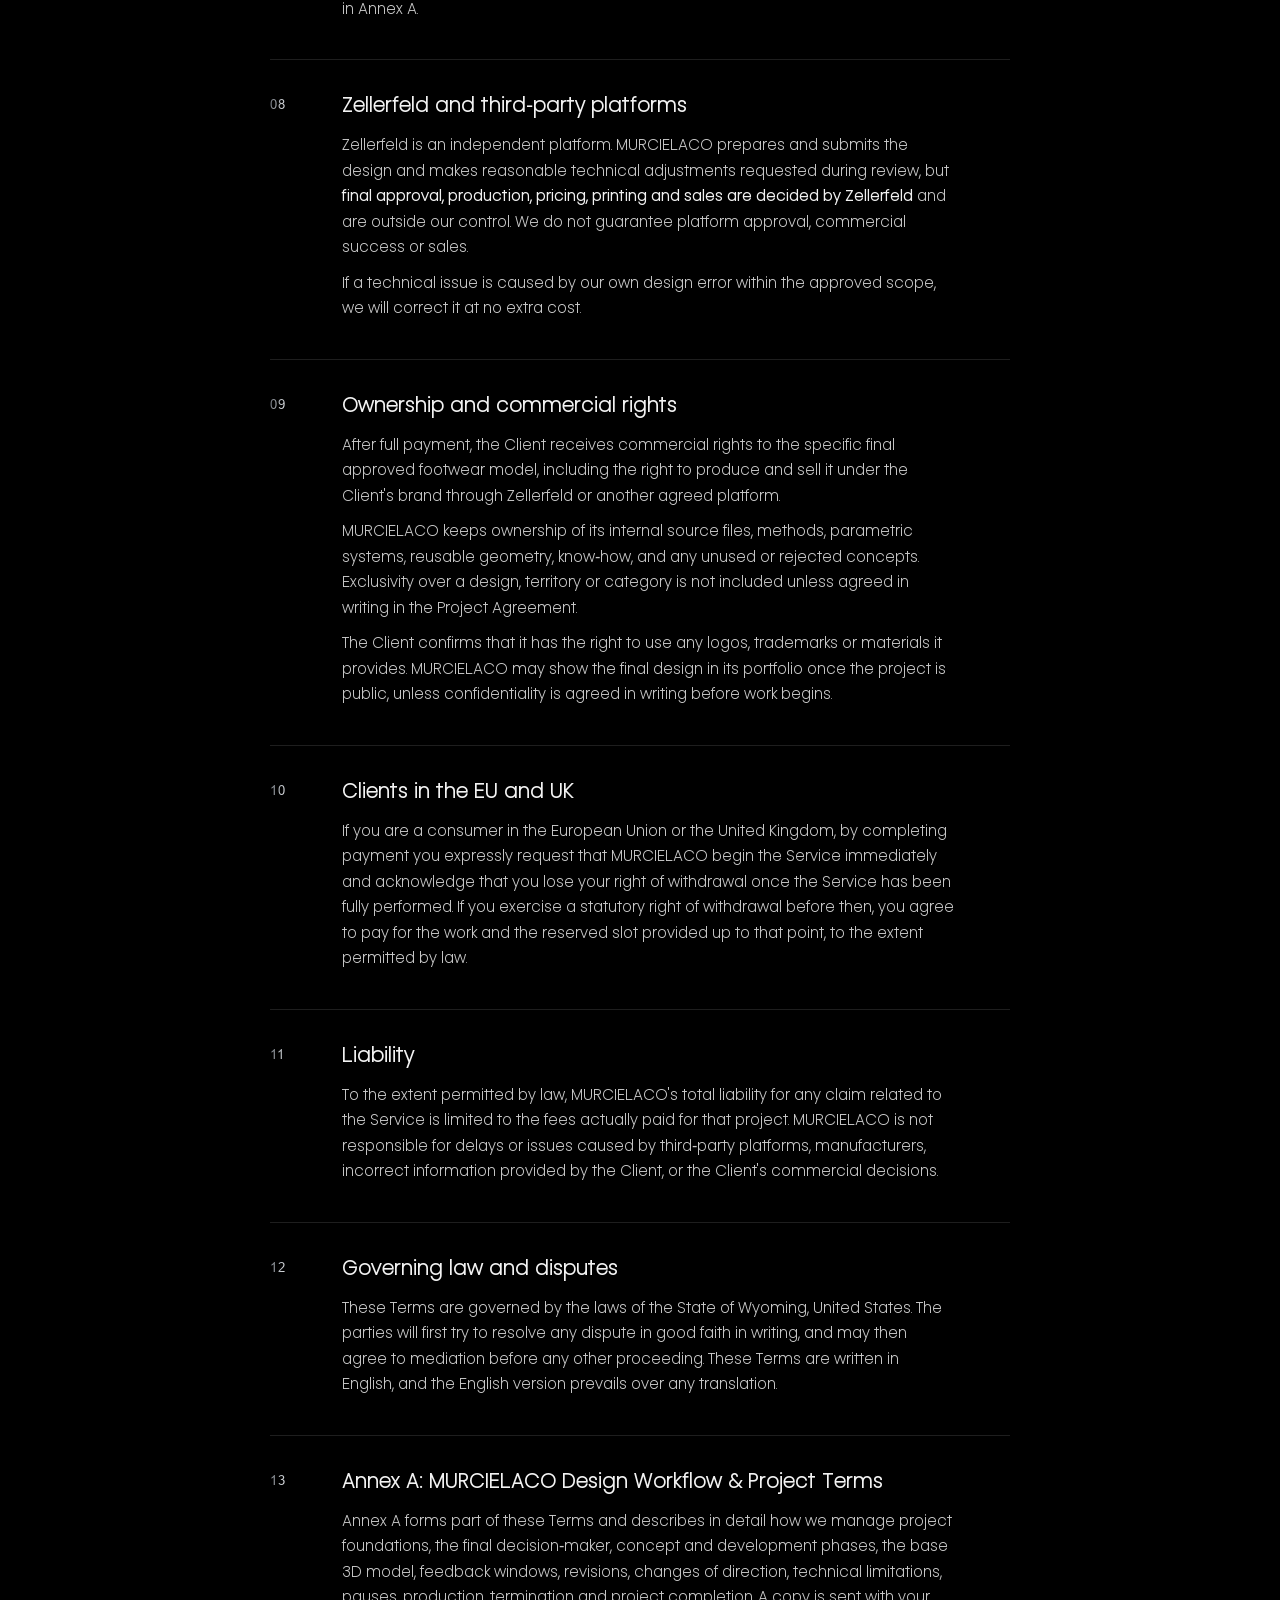
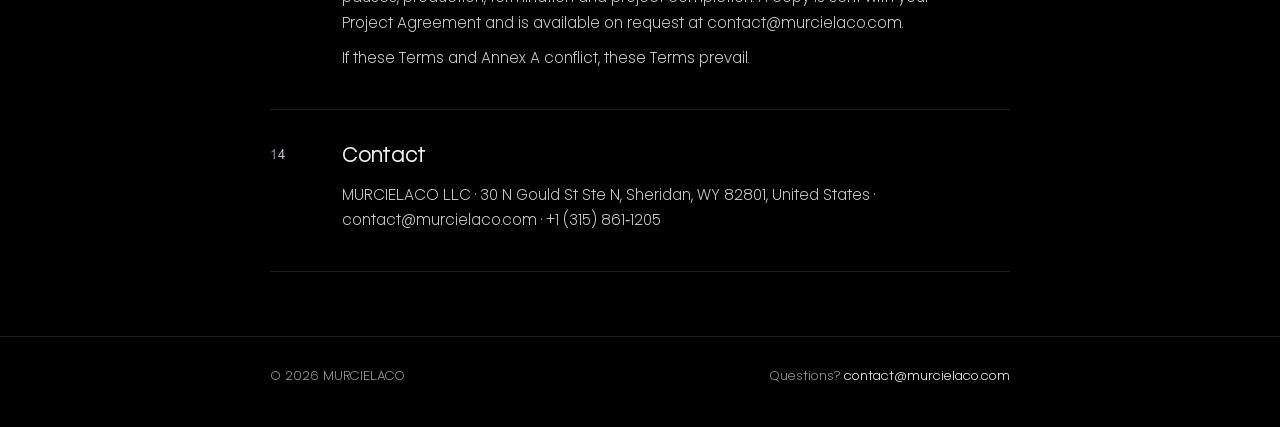
<file: studios/terms.html>
<!doctype html>
<html lang="en">
<head>
<meta charset="utf-8">
<link rel="canonical" href="https://studios.murcielaco.com/terms.html">
<meta name="viewport" content="width=device-width, initial-scale=1, viewport-fit=cover">
<title>MURCIELACO | Terms of Service</title>
<meta property="og:title" content="MURCIELACO | Terms of Service">
<meta property="og:image" content="https://studios.murcielaco.com/assets/og-image.jpg">
<meta property="og:image:width" content="1200">
<meta property="og:image:height" content="630">
<meta name="twitter:card" content="summary_large_image">
<meta name="description" content="Terms of Service for the MURCIELACO 3D printed footwear design service.">
<link rel="icon" href="/assets/favicon.svg?v=5" type="image/svg+xml"><link rel="icon" href="/assets/favicon-gray-32.png?v=5" sizes="32x32" type="image/png"><link rel="icon" href="/assets/favicon-gray-192.png?v=5" sizes="192x192" type="image/png"><link rel="apple-touch-icon" href="/assets/apple-touch-icon.png">
<style>
@font-face{font-family:"Metal Bat";src:url("../fonts/metal-bat-thin.woff2") format("woff2");font-weight:200;font-display:swap}
@font-face{font-family:"Metal Bat";src:url("../fonts/metal-bat-light.woff2") format("woff2");font-weight:300;font-display:swap}
@font-face{font-family:"Metal Bat";src:url("../fonts/metal-bat-regular.woff2") format("woff2");font-weight:400;font-display:swap}
@font-face{font-family:"Murcielaco Type";src:url("../fonts/murcielaco-type-regular.woff2") format("woff2");font-weight:400;font-display:swap}
/* Layout: a single reading column on black; numbered clauses because the order is legal structure. */
:root{
  --void:#000;--hall:#0b0b0b;--line:#1e1e1e;--mist:#9a9a9a;--bone:#f2f2f2;
  --chrome:linear-gradient(100deg,#5f646c 0%,#eef1f4 12%,#8b9098 24%,#ffffff 36%,#6e737b 48%,#d9dde2 60%,#7d828a 72%,#f6f8fa 84%,#5f646c 100%);
  --display:"Metal Bat","Poppins",system-ui,sans-serif;
  --util:"Murcielaco Type","Helvetica Neue",Arial,sans-serif;
  color-scheme:dark;
}
*{box-sizing:border-box}
html{background:var(--void)}
body{margin:0;background:var(--void);color:var(--bone);font-family:var(--display);font-weight:300;font-size:16px;line-height:1.7;-webkit-font-smoothing:antialiased}
a{color:inherit}
:focus-visible{outline:2px solid #dfe3e8;outline-offset:3px}
.wrap{max-width:820px;margin-inline:auto;padding-inline:clamp(16px,4vw,40px)}
.nav{position:sticky;top:env(safe-area-inset-top,0px);z-index:5;background:rgba(0,0,0,.85);backdrop-filter:blur(12px);-webkit-backdrop-filter:blur(12px);border-bottom:1px solid var(--line)}
.nav .wrap{max-width:1240px;display:flex;align-items:center;justify-content:space-between;gap:16px;height:64px}
.brand{display:flex;align-items:center;gap:12px;text-decoration:none}
.brand img{width:26px;height:auto}
.brand span{font-family:var(--util);font-size:10px;letter-spacing:.42em}
.back{font-family:var(--util);font-size:10px;letter-spacing:.3em;text-transform:uppercase;text-decoration:none;color:var(--mist)}
.back:hover{color:var(--bone)}
header.top{padding-block:clamp(48px,8vw,96px) 32px;border-bottom:1px solid var(--line)}
.eyebrow{font-family:var(--util);font-size:11px;letter-spacing:.32em;text-transform:uppercase;color:var(--mist)}
h1{font-weight:200;font-size:clamp(36px,6vw,64px);line-height:1.05;margin:18px 0 18px;letter-spacing:-.01em}
.metal{background:var(--chrome);background-size:300% 100%;-webkit-background-clip:text;background-clip:text;color:transparent;-webkit-text-fill-color:transparent;animation:flow 7s linear infinite}
@keyframes flow{to{background-position:-300% 0}}
.meta{color:var(--mist);font-size:14px}
.summary{margin-top:32px;border:1px solid var(--line);border-radius:18px;background:var(--hall);padding:22px 24px;display:grid;gap:10px}
.summary h2{font-family:var(--util);font-weight:400;font-size:12px;letter-spacing:.24em;text-transform:uppercase;color:var(--bone);margin:0 0 4px}
.summary ul{margin:0;padding-left:18px;color:var(--mist);font-size:14.5px;display:grid;gap:6px}
.summary b{color:var(--bone);font-weight:400}
main{padding-block:24px 64px}
section.clause{display:grid;grid-template-columns:56px minmax(0,1fr);gap:8px 16px;padding-block:28px;border-bottom:1px solid var(--line)}
.num{font-family:var(--util);font-size:13px;letter-spacing:.1em;padding-top:6px;background:var(--chrome);background-size:300% 100%;-webkit-background-clip:text;background-clip:text;color:transparent;-webkit-text-fill-color:transparent;align-self:start}
.clause h2{font-weight:400;font-size:20px;margin:0 0 10px;text-wrap:balance}
.clause p,.clause li{color:#c9c9c9;font-size:15px;max-width:68ch}
.clause p{margin:0 0 10px}
.clause ul,.clause ol{margin:0 0 10px;padding-left:20px;display:grid;gap:6px}
.clause strong{color:var(--bone);font-weight:400}
.callout{border-left:2px solid;border-image:var(--chrome) 1;background:var(--hall);padding:14px 16px;border-radius:0 12px 12px 0;margin:6px 0 12px}
.callout p{margin:0;color:var(--bone)}
footer{border-top:1px solid var(--line);padding-block:28px 40px;color:var(--mist);font-size:13px}
footer .wrap{display:flex;flex-wrap:wrap;justify-content:space-between;gap:12px}
footer span.sel{color:var(--bone);user-select:all}
@media (max-width:560px){section.clause{grid-template-columns:minmax(0,1fr)}.num{padding-top:0}.brand span{letter-spacing:.24em}}
@media (prefers-reduced-motion:reduce){*{animation:none!important}}
</style>
</head>
<body>
<header class="nav">
  <div class="wrap">
    <a class="brand" href="index.html"><img src="../assets/logo.png" alt=""><span>MURCIELACO</span></a>
    <a class="back" href="index.html">← Back to services</a>
  </div>
</header>

<div class="wrap">
  <header class="top">
    <p class="eyebrow">Footwear Design &amp; Development</p>
    <h1>Terms of <span class="metal">Service</span></h1>
    <p class="meta">Last updated: October 12, 2026 · MURCIELACO LLC, 30 N Gould St Ste N, Sheridan, WY 82801, United States · contact@murcielaco.com</p>
  </header>

  <main>
    <section class="clause" id="agreement">
      <span class="num">01</span>
      <div>
        <h2>About these terms</h2>
        <p>These Terms of Service ("Terms") apply to the purchase of the Footwear Design &amp; Development service ("Service") offered by MURCIELACO LLC ("MURCIELACO", "we", "us"), on studios.murcielaco.com and through our payment links.</p>
        <p>By checking the terms box at checkout and completing payment, you ("Client") confirm that you have read, understood and accepted these Terms and the <a href="#annex">MURCIELACO Design Workflow &amp; Project Terms (Annex A)</a>.</p>
      </div>
    </section>

    <section class="clause" id="service">
      <span class="num">02</span>
      <div>
        <h2>What the Service includes</h2>
        <p>Unless the Project Agreement states otherwise, the Service covers <strong>one (1) footwear model</strong> and includes:</p>
        <ul>
          <li>One footwear design developed for 3D printing, either created from scratch or developed from a design in our catalog and adapted to your brand.</li>
          <li>Creative direction within the approved project scope.</li>
          <li>3D footwear modeling and print‑ready CAD files prepared for the agreed platform (Zellerfeld by default).</li>
          <li>Integration of the logo or brand assets you provide into the design.</li>
          <li>Preparation and submission of the design to Zellerfeld, and reasonable technical adjustments requested during its review.</li>
          <li>Ten (10) photorealistic 3D renders of the final approved design.</li>
          <li>Up to two (2) rounds of consolidated revisions within the approved design direction.</li>
        </ul>
        <p>The Service does not include brand identity or logo design, website design, marketing campaigns, physical samples, manufacturing, shipping, legal or trademark clearance, or extra renders, animations or design variations. These can be quoted separately.</p>
      </div>
    </section>

    <section class="clause" id="slots">
      <span class="num">03</span>
      <div>
        <h2>Monthly slots and non‑refundable payment</h2>
        <div class="callout"><p>MURCIELACO accepts a limited number of projects per month. Your payment confirms the reservation of one of those slots. Once reserved, we decline other work for that period, and the slot cannot be reassigned to another client.</p></div>
        <p>For this reason, <strong>all payments are non‑refundable</strong>, including when the Client cancels, changes their mind, does not sign the Project Agreement, does not provide the required materials, or stops responding.</p>
        <p>The only exception is a material failure by MURCIELACO to provide the Service described in these Terms. In that case we will first offer to correct the issue, and if we cannot, we will refund the portion of the fee that corresponds to the work not delivered.</p>
        <p><strong>Individual creator pricing.</strong> Promotional prices published on studios.murcielaco.com (for example the October 40% discount) are offered to individuals. Projects for companies and brands are quoted at the standard rate of USD 9,990 per model unless agreed otherwise in writing.</p>
        <p>Payment is due in full, in USD, before work begins. If you pay with Klarna, Klarna pays MURCIELACO the full amount and your installment plan is a separate agreement between you and Klarna. Cancelling the Service does not cancel your obligations to Klarna.</p>
      </div>
    </section>

    <section class="clause" id="reschedule">
      <span class="num">04</span>
      <div>
        <h2>Moving your slot</h2>
        <p>You may reschedule your reserved slot <strong>once</strong>, to any month within the following three (3) months, by writing to contact@murcielaco.com at least seven (7) days before your project start date. The new start date depends on studio availability. A second reschedule, or a request made with less notice, is at MURCIELACO's discretion.</p>
      </div>
    </section>

    <section class="clause" id="project-agreement">
      <span class="num">05</span>
      <div>
        <h2>Project Agreement</h2>
        <p>After purchase, we send you a Project Agreement based on our 3D‑Printed Footwear Design Agreement. It records the specifics of your project: the chosen model or brief, your brand assets, the final decision‑maker, timeline and any particular requests.</p>
        <ul>
          <li>The Project Agreement adds project‑specific details. It does not reduce the Service or change these Terms against you unless both parties agree in writing.</li>
          <li>Requests outside the standard Service (for example exclusivity, extra models, extra renders or a different platform) may be quoted as additional fees in the Project Agreement.</li>
          <li>If the Project Agreement is not signed within fourteen (14) days of purchase, MURCIELACO may proceed with the standard Service under these Terms and Annex A.</li>
          <li>Where the signed Project Agreement and these Terms conflict on a project‑specific point, the Project Agreement prevails for that point only.</li>
        </ul>
      </div>
    </section>

    <section class="clause" id="timeline">
      <span class="num">06</span>
      <div>
        <h2>Timeline</h2>
        <p>The project timeline starts once the Project Agreement is signed (or the standard Service begins under clause 05), full payment has been received, and you have provided the required references, brand materials and the name of the final decision‑maker.</p>
        <p>Turning an approved concept into print‑ready files usually takes about two weeks. Most projects reach submission within about one month, but timelines are estimates. Late or unclear feedback, changes of direction and third‑party review times can extend them.</p>
      </div>
    </section>

    <section class="clause" id="revisions">
      <span class="num">07</span>
      <div>
        <h2>Feedback, revisions and changes of direction</h2>
        <p>Please send consolidated written feedback within three (3) business days of each delivery. A revision round is one consolidated set of written feedback within the approved direction.</p>
        <p>Changing the footwear category, last, platform, target user, intended use, construction system or overall design language after approval is a change of direction, not a revision. It may require a new scope, timeline and fee, as described in Annex A.</p>
      </div>
    </section>

    <section class="clause" id="zellerfeld">
      <span class="num">08</span>
      <div>
        <h2>Zellerfeld and third‑party platforms</h2>
        <p>Zellerfeld is an independent platform. MURCIELACO prepares and submits the design and makes reasonable technical adjustments requested during review, but <strong>final approval, production, pricing, printing and sales are decided by Zellerfeld</strong> and are outside our control. We do not guarantee platform approval, commercial success or sales.</p>
        <p>If a technical issue is caused by our own design error within the approved scope, we will correct it at no extra cost.</p>
      </div>
    </section>

    <section class="clause" id="rights">
      <span class="num">09</span>
      <div>
        <h2>Ownership and commercial rights</h2>
        <p>After full payment, the Client receives commercial rights to the specific final approved footwear model, including the right to produce and sell it under the Client's brand through Zellerfeld or another agreed platform.</p>
        <p>MURCIELACO keeps ownership of its internal source files, methods, parametric systems, reusable geometry, know‑how, and any unused or rejected concepts. Exclusivity over a design, territory or category is not included unless agreed in writing in the Project Agreement.</p>
        <p>The Client confirms that it has the right to use any logos, trademarks or materials it provides. MURCIELACO may show the final design in its portfolio once the project is public, unless confidentiality is agreed in writing before work begins.</p>
      </div>
    </section>

    <section class="clause" id="consumers">
      <span class="num">10</span>
      <div>
        <h2>Clients in the EU and UK</h2>
        <p>If you are a consumer in the European Union or the United Kingdom, by completing payment you expressly request that MURCIELACO begin the Service immediately and acknowledge that you lose your right of withdrawal once the Service has been fully performed. If you exercise a statutory right of withdrawal before then, you agree to pay for the work and the reserved slot provided up to that point, to the extent permitted by law.</p>
      </div>
    </section>

    <section class="clause" id="liability">
      <span class="num">11</span>
      <div>
        <h2>Liability</h2>
        <p>To the extent permitted by law, MURCIELACO's total liability for any claim related to the Service is limited to the fees actually paid for that project. MURCIELACO is not responsible for delays or issues caused by third‑party platforms, manufacturers, incorrect information provided by the Client, or the Client's commercial decisions.</p>
      </div>
    </section>

    <section class="clause" id="law">
      <span class="num">12</span>
      <div>
        <h2>Governing law and disputes</h2>
        <p>These Terms are governed by the laws of the State of Wyoming, United States. The parties will first try to resolve any dispute in good faith in writing, and may then agree to mediation before any other proceeding. These Terms are written in English, and the English version prevails over any translation.</p>
      </div>
    </section>

    <section class="clause" id="annex">
      <span class="num">13</span>
      <div>
        <h2>Annex A: MURCIELACO Design Workflow &amp; Project Terms</h2>
        <p>Annex A forms part of these Terms and describes in detail how we manage project foundations, the final decision‑maker, concept and development phases, the base 3D model, feedback windows, revisions, changes of direction, technical limitations, pauses, production, termination and project completion. A copy is sent with your Project Agreement and is available on request at contact@murcielaco.com.</p>
        <p>If these Terms and Annex A conflict, these Terms prevail.</p>
      </div>
    </section>

    <section class="clause" id="contact">
      <span class="num">14</span>
      <div>
        <h2>Contact</h2>
        <p>MURCIELACO LLC · 30 N Gould St Ste N, Sheridan, WY 82801, United States · contact@murcielaco.com · +1 (315) 861‑1205</p>
      </div>
    </section>
  </main>
</div>

<footer>
  <div class="wrap">
    <span>© 2026 MURCIELACO</span>
    <span>Questions? <span class="sel">contact@murcielaco.com</span></span>
  </div>
</footer>
</body>
</html>
</file>
<file: assets/site.css>
@font-face{font-family:"Metal Bat";src:url("../fonts/metal-bat-thin.woff2") format("woff2");font-weight:200;font-display:swap}
@font-face{font-family:"Metal Bat";src:url("../fonts/metal-bat-light.woff2") format("woff2");font-weight:300;font-display:swap}
@font-face{font-family:"Metal Bat";src:url("../fonts/metal-bat-regular.woff2") format("woff2");font-weight:400;font-display:swap}
@font-face{font-family:"Metal Bat";src:url("../fonts/metal-bat-bold.woff2") format("woff2");font-weight:700;font-display:swap}
@font-face{font-family:"Murcielaco Type";src:url("../fonts/murcielaco-type-regular.woff2") format("woff2");font-weight:400;font-display:swap}
@font-face{font-family:"Murcielaco Type";src:url("../fonts/murcielaco-type-black.woff2") format("woff2");font-weight:900;font-display:swap}

/* Pure black stage, bone text, one liquid-chrome accent — same system as studios.murcielaco.com */
:root{
  --void:#000;--hall:#0b0b0b;--line:#1e1e1e;--mist:#8e8e8e;--bone:#f2f2f2;--signal:#dfe3e8;
  --chrome:linear-gradient(100deg,#5f646c 0%,#eef1f4 12%,#8b9098 24%,#fff 36%,#6e737b 48%,#d9dde2 60%,#7d828a 72%,#f6f8fa 84%,#5f646c 100%);
  --display:"Metal Bat","Poppins",system-ui,sans-serif;
  --util:"Murcielaco Type","Helvetica Neue",Arial,sans-serif;
  --wrap:1240px;color-scheme:dark;
}
*{box-sizing:border-box}
[hidden]{display:none!important}
html{scroll-behavior:smooth;background:var(--void)}
body{margin:0;background:var(--void);color:var(--bone);font-family:var(--display);font-weight:300;font-size:16px;line-height:1.6;-webkit-font-smoothing:antialiased;overflow-x:hidden}
img,video{max-width:100%;display:block}
a{color:inherit}
button,input,textarea{font:inherit;color:inherit}
:focus-visible{outline:2px solid var(--signal);outline-offset:3px;border-radius:2px}
.wrap{max-width:var(--wrap);margin-inline:auto;padding-inline:clamp(16px,4vw,40px)}
.eyebrow{font-family:var(--util);font-size:11px;letter-spacing:.32em;text-transform:uppercase;color:var(--mist);margin:0}
h1,h2,h3{font-family:var(--display);font-weight:200;letter-spacing:-.01em;text-wrap:balance;margin:0}
h2{font-size:clamp(30px,4.4vw,56px);line-height:1.06}
p{margin:0}
.lede{color:var(--mist);max-width:60ch}
.metal{background:var(--chrome);background-size:300% 100%;-webkit-background-clip:text;background-clip:text;color:transparent;-webkit-text-fill-color:transparent;animation:flow 7s linear infinite}
.metal{padding-right:.14em;margin-right:-.14em}
@keyframes flow{to{background-position:-300% 0}}
section.block{padding-block:clamp(72px,10vw,140px)}
.rule{border-top:1px solid var(--line)}

/* nav */
.nav{position:fixed;inset:0 0 auto;z-index:30;transition:background .3s,border-color .3s;border-bottom:1px solid transparent;padding-top:env(safe-area-inset-top,0px)}
.nav.solid{background:rgba(0,0,0,.82);backdrop-filter:blur(14px);-webkit-backdrop-filter:blur(14px);border-color:var(--line)}
.nav .wrap{display:flex;align-items:center;gap:24px;height:68px}
.brand{display:flex;align-items:center;gap:12px;text-decoration:none}
.brand img{width:26px;height:auto}
.brand span,.nav ul a{font-family:var(--util);font-size:10px;line-height:1;display:block;padding-top:.12em}
.brand span{letter-spacing:.42em}
.nav ul{display:flex;align-items:center;gap:30px;list-style:none;margin:0 0 0 auto;padding:0}
.nav ul a{letter-spacing:.32em;text-transform:uppercase;text-decoration:none;color:var(--mist);transition:color .2s}
.nav ul a:hover,.nav ul a[aria-current]{color:var(--bone)}
.nav ul a sup{font-size:8px;margin-left:2px}
.menu-btn{display:none;margin-left:auto;width:44px;height:44px;margin-right:-14px;border:0;background:none;padding:0;cursor:pointer;place-items:center}
.menu-btn i{display:block;width:16px;height:1px;background:var(--bone);box-shadow:0 5px 0 var(--bone),0 -5px 0 var(--bone)}
.drawer{position:fixed;inset:0;z-index:40;background:rgba(0,0,0,.96);backdrop-filter:blur(10px);display:grid;align-content:center;padding:32px}
.drawer ul{list-style:none;margin:0;padding:0;display:grid;gap:8px}
.drawer ul a{text-transform:uppercase;letter-spacing:.04em}
.drawer a{font-family:var(--display);font-weight:200;font-size:clamp(34px,10vw,56px);text-decoration:none;line-height:1.15}
.drawer .close{position:absolute;top:calc(env(safe-area-inset-top,0px) + 12px);right:16px;width:44px;height:44px;border:0;background:none;padding:0;color:transparent;font-size:0;cursor:pointer}
.drawer .close::before,.drawer .close::after{content:"";position:absolute;left:50%;top:50%;width:15px;height:1px;background:var(--bone);transform:translate(-50%,-50%) rotate(45deg)}
.drawer .close::after{transform:translate(-50%,-50%) rotate(-45deg)}
.drawer .mail{margin-top:36px;font-family:var(--util);font-size:12px;letter-spacing:.2em;color:var(--mist)}

.btn{display:inline-flex;align-items:center;justify-content:center;gap:10px;font-family:var(--util);font-size:12px;letter-spacing:.2em;text-transform:uppercase;text-decoration:none;padding:16px 26px;border-radius:999px;border:1px solid var(--bone);background:var(--bone);color:var(--void);transition:transform .2s,background .2s,color .2s,border-color .2s;white-space:nowrap;cursor:pointer}
.btn:hover{transform:translateY(-1px);background:var(--chrome);background-size:300% 100%;animation:flow 4s linear infinite;border-color:#cfd4da}
.btn.ghost{background:transparent;color:var(--bone);border-color:rgba(255,255,255,.28)}
.btn.ghost:hover{border-color:var(--signal);color:var(--signal);background:transparent}
.btn.sm{padding:10px 18px;font-size:10px}
.cta-row{display:flex;flex-wrap:wrap;gap:12px}

/* hero video */
.hero{position:relative;min-height:100svh;display:grid;align-items:end;overflow:hidden;isolation:isolate}
.hero video,.hero .poster{position:absolute;inset:0;width:100%;height:100%;object-fit:cover;z-index:-2}
.hero::after{content:"";position:absolute;inset:0;z-index:-1;background:linear-gradient(180deg,rgba(0,0,0,.55) 0%,rgba(0,0,0,.15) 35%,rgba(0,0,0,.35) 65%,#000 100%)}
.hero .wrap{width:100%;padding-block:140px clamp(56px,9vw,110px)}
.hero h1{font-size:clamp(46px,9vw,132px);line-height:.95;margin-block:20px 26px;letter-spacing:-.025em}
.hero h1 b{font-weight:700}
.hero .lede{font-size:clamp(15px,1.4vw,18px);color:#c9c9c9;max-width:52ch}
.hero .cta-row{margin-top:32px}
.scroll-cue{position:absolute;right:clamp(16px,4vw,40px);bottom:clamp(56px,9vw,110px);font-family:var(--util);font-size:10px;letter-spacing:.32em;color:var(--mist);writing-mode:vertical-rl;text-transform:uppercase}

/* about */
.about .wrap{display:grid;grid-template-columns:minmax(0,.8fr) minmax(0,1.2fr);gap:clamp(28px,6vw,96px);align-items:start}
.about h2{font-size:clamp(30px,4vw,52px)}
.about .copy{display:grid;gap:22px;color:#cfcfcf;font-size:clamp(16px,1.35vw,19px);line-height:1.65}
.stats{display:flex;flex-wrap:wrap;gap:12px 40px;margin-top:10px;border-top:1px solid var(--line);padding-top:24px}
.stats div{display:grid;gap:4px}
.stats strong{font-family:var(--display);font-weight:300;font-size:clamp(32px,4vw,46px);line-height:1}
.stats span{font-family:var(--util);font-size:10px;letter-spacing:.24em;text-transform:uppercase;color:var(--mist)}

/* featured */
.featured{border-block:1px solid var(--line);padding-block:clamp(40px,6vw,72px)}
.featured-title{text-align:center;margin-bottom:clamp(28px,4vw,48px);font-weight:200;font-size:clamp(22px,2.6vw,30px)}
.logos{display:flex;flex-wrap:wrap;justify-content:center;align-items:center;gap:28px clamp(36px,7vw,96px)}
.logos a{display:block;opacity:.85;transition:opacity .2s}
.logos a:hover{opacity:1}
.logos img{height:30px;width:auto}
.logos a.forbes img{height:32px}.logos a.polly img{height:38px}.logos a.unreal img{height:34px}

/* split feature */
.split{display:grid;grid-template-columns:minmax(0,1.15fr) minmax(0,.85fr);gap:clamp(28px,5vw,80px);align-items:center}
.split.rev{grid-template-columns:minmax(0,.85fr) minmax(0,1.15fr)}
.split.rev .media{order:2}
.media{margin:0;border-radius:24px;overflow:hidden;background:var(--hall);position:relative}
.media img,.media video{width:100%;height:100%;object-fit:cover}
.media figcaption,.cap{font-family:var(--util);font-size:9px;letter-spacing:.2em;text-transform:uppercase;color:rgba(255,255,255,.8);text-shadow:0 1px 4px rgba(0,0,0,.6)}
.media figcaption{position:absolute;left:20px;bottom:18px}
.split .text{display:grid;gap:22px;align-content:center}
.split .text p{color:var(--mist)}

/* divisions */
.divisions{display:grid;grid-template-columns:repeat(2,minmax(0,1fr));gap:clamp(14px,2vw,24px)}
.division{position:relative;display:grid;align-content:end;min-height:clamp(440px,48vw,640px);border-radius:28px;overflow:hidden;text-decoration:none;isolation:isolate;border:1px solid var(--line);background:var(--hall)}
.division > img,.division > video{position:absolute;inset:0;width:100%;height:100%;object-fit:cover;z-index:-2;transition:transform 1.2s cubic-bezier(.2,.7,.2,1)}
.division:hover > img,.division:hover > video{transform:scale(1.04)}
.division::after{content:"";position:absolute;inset:0;z-index:-1;background:linear-gradient(180deg,transparent 35%,rgba(0,0,0,.85) 100%)}
.division .in{padding:clamp(22px,3vw,40px);display:grid;gap:12px}
.division h3{font-size:clamp(30px,3.6vw,48px);line-height:1}
.division p{color:#c5c5c5;max-width:42ch;font-size:15px}
.division .go{font-family:var(--util);font-size:11px;letter-spacing:.24em;text-transform:uppercase;display:inline-flex;gap:10px;align-items:center;margin-top:6px}
.division .go i{font-style:normal;transition:transform .25s}
.division:hover .go i{transform:translateX(4px)}
.division .labs-mark{width:min(220px,50%);height:auto;margin-bottom:6px}
.division.studios{background:radial-gradient(70% 60% at 55% 40%,#242424,#000 75%)}
.division.studios > img{object-fit:contain;padding:9% 12% 34%;filter:drop-shadow(0 40px 50px rgba(0,0,0,.8));animation:float 7s ease-in-out infinite}
@keyframes float{50%{transform:translateY(-12px)}}
.division.studios:hover > img{transform:none}

/* full-bleed video band */
.band{position:relative;overflow:hidden;isolation:isolate;min-height:clamp(420px,62vw,820px);display:grid;align-items:center}
.band video{position:absolute;inset:0;width:100%;height:100%;object-fit:cover;z-index:-2}
.band::after{content:"";position:absolute;inset:0;z-index:-1;background:linear-gradient(90deg,rgba(0,0,0,.75),rgba(0,0,0,.1) 60%)}
.band h2{font-size:clamp(36px,6vw,88px);line-height:.98}
.band .eyebrow{margin-bottom:18px}
.band .lede{margin-top:22px;color:#c9c9c9}

/* studios feature with rotating renders */
.shoes{display:grid;grid-template-columns:minmax(0,1fr) minmax(0,1fr);gap:clamp(28px,5vw,80px);align-items:center}
.rot-frame{margin:0;position:relative;aspect-ratio:1;border-radius:24px;overflow:hidden;background:var(--hall)}
.rot-frame img{position:absolute;inset:0;width:100%;height:100%;object-fit:cover;opacity:0;transition:opacity 1.6s ease}
.rot-frame img.on{opacity:1}
.rot-frame figcaption{position:absolute;left:20px;bottom:20px;z-index:2}
.claim{display:flex;align-items:center;gap:14px;padding:14px 18px;border:1px solid var(--line);border-radius:14px;max-width:440px;background:var(--hall)}
.claim strong{font-weight:400;font-size:30px;line-height:1}
.claim span{font-size:13px;color:var(--mist);line-height:1.4}
.ticks{list-style:none;margin:0;padding:0;display:grid;gap:10px}
.ticks li{display:grid;grid-template-columns:18px minmax(0,1fr);gap:12px;font-size:15px;color:#cfcfcf}
.ticks li::before{content:"";width:8px;height:8px;margin-top:8px;border-radius:50%;background:var(--chrome);background-size:300% 100%}

/* liquid separator */
.liquid{display:grid;place-items:center;overflow:hidden}
.liquid video{width:min(100%,1400px);aspect-ratio:16/9;object-fit:cover;pointer-events:none}

/* services */
.services-head{display:grid;grid-template-columns:minmax(0,1fr) minmax(0,1fr);gap:24px 64px;align-items:end;margin-bottom:clamp(36px,5vw,64px)}
.services-head .eyebrow{grid-column:1/-1}
.services-grid{display:grid;grid-template-columns:minmax(0,.9fr) minmax(0,1.1fr);gap:clamp(28px,5vw,72px);align-items:start}
.services-grid .media{position:sticky;top:96px;aspect-ratio:4/5}
.svc{list-style:none;margin:0;padding:0;border-top:1px solid var(--line);counter-reset:s}
.svc li{counter-increment:s;display:grid;grid-template-columns:44px minmax(0,1fr);gap:14px;padding-block:20px;border-bottom:1px solid var(--line)}
.svc li::before{content:counter(s,decimal-leading-zero);font-family:var(--util);font-size:11px;letter-spacing:.1em;padding-top:5px;background:var(--chrome);background-size:300% 100%;-webkit-background-clip:text;background-clip:text;color:transparent;-webkit-text-fill-color:transparent;animation:flow 7s linear infinite}
.svc h3{font-weight:400;font-size:18px;margin-bottom:4px}
.svc p{color:var(--mist);font-size:14.5px}

/* work */
.work .wrap{display:grid;grid-template-columns:minmax(0,1fr) auto;gap:24px 48px;align-items:end}
.work .lede{margin-top:16px}
.work-btn{display:flex;align-items:center;gap:18px;padding:14px 14px 14px 26px;border:1px solid var(--line);border-radius:999px;background:var(--hall);cursor:pointer;transition:border-color .2s}
.work-btn:hover{border-color:var(--signal)}
.work-btn span{font-family:var(--util);font-size:12px;letter-spacing:.22em;text-transform:uppercase}
.work-btn .thumbs{display:flex}
.work-btn .thumbs img{width:44px;height:44px;border-radius:50%;object-fit:cover;border:2px solid var(--void);margin-left:-12px}
.work-btn .thumbs img:first-child{margin-left:0}

/* gallery overlay (Instagram) */
.gal{position:fixed;inset:0;z-index:50;background:var(--void);display:grid;grid-template-rows:auto minmax(0,1fr) auto;padding:calc(env(safe-area-inset-top,0px) + 16px) clamp(16px,4vw,40px) calc(env(safe-area-inset-bottom,0px) + 20px)}
.gal-top{display:flex;justify-content:space-between;align-items:center;gap:16px}
.gal-close{width:44px;height:44px;border-radius:50%;border:1px solid var(--line);background:transparent;cursor:pointer;font-size:20px;line-height:1}
.track{display:flex;overflow:hidden;margin-block:16px;touch-action:pan-y}
.slide{flex:0 0 100%;margin:0;transform:translateX(var(--x,0px));transition:transform .45s cubic-bezier(.2,.7,.2,1);display:flex;align-items:center;justify-content:center;min-width:0;padding-inline:4px}
.igwrap{position:relative;overflow:hidden;border-radius:12px;background:#0b0b0b;max-width:100%}
.igwrap iframe{position:absolute;left:-1px;display:block;border:0;background:#0b0b0b;color-scheme:light}
.gal-nav{display:flex;justify-content:center;align-items:center;gap:20px}
.gal-nav button{width:52px;height:52px;border-radius:50%;border:1px solid var(--line);background:transparent;cursor:pointer;font-family:var(--util);font-size:18px}
.gal-nav button:hover,.gal-close:hover{border-color:var(--signal);color:var(--signal)}
.count{font-family:var(--util);font-size:12px;letter-spacing:.2em;color:var(--mist);min-width:70px;text-align:center;font-variant-numeric:tabular-nums}

/* contact */
.contact-grid{display:grid;grid-template-columns:minmax(0,.9fr) minmax(0,1.1fr);gap:clamp(28px,6vw,96px);align-items:start}
.contact-grid h2{font-size:clamp(36px,5.4vw,76px);line-height:.98}
.mail-big{display:inline-block;margin-top:26px;font-size:clamp(18px,2vw,24px);text-decoration:none;border-bottom:1px solid var(--line);padding-bottom:4px}
.mail-big:hover{border-color:var(--signal)}
.socials{display:flex;flex-wrap:wrap;gap:10px;margin-top:28px}
.socials a{display:inline-flex;align-items:center;gap:8px;font-family:var(--util);font-size:10px;letter-spacing:.24em;text-transform:uppercase;text-decoration:none;padding:10px 16px;border:1px solid var(--line);border-radius:999px;color:var(--mist);transition:color .2s,border-color .2s}
.socials a:hover{color:var(--bone);border-color:var(--signal)}
.socials svg{width:14px;height:14px;fill:currentColor}
form.contact{display:grid;grid-template-columns:1fr 1fr;gap:14px}
.field{display:grid;gap:8px}
.field.full{grid-column:1/-1}
.field label{font-family:var(--util);font-size:10px;letter-spacing:.24em;text-transform:uppercase;color:var(--mist)}
.field input,.field textarea{width:100%;background:var(--hall);border:1px solid var(--line);border-radius:14px;padding:15px 16px;font-size:16px;font-weight:300;transition:border-color .2s;resize:vertical}
.field input:focus,.field textarea:focus{outline:none;border-color:var(--signal)}
.field textarea{min-height:150px}
form.contact .btn{justify-self:start;grid-column:1/-1;margin-top:6px}
.form-note{grid-column:1/-1;font-size:12.5px;color:var(--mist)}

footer{border-top:1px solid var(--line);padding-block:36px 44px}
footer .wrap{display:grid;gap:22px}
footer .top{display:flex;flex-wrap:wrap;justify-content:space-between;gap:16px 32px;align-items:center}
footer ul{display:flex;flex-wrap:wrap;gap:12px 28px;list-style:none;margin:0;padding:0}
footer ul a{font-family:var(--util);font-size:10px;letter-spacing:.28em;text-transform:uppercase;text-decoration:none;color:var(--mist)}
footer ul a:hover{color:var(--bone)}
.fine{font-size:11.5px;line-height:1.6;color:var(--mist);max-width:110ch}

/* reveal */
@media (prefers-reduced-motion:no-preference){
  .rv{opacity:0;transform:translateY(22px);transition:opacity .9s cubic-bezier(.2,.7,.2,1),transform .9s cubic-bezier(.2,.7,.2,1)}
  .rv.in{opacity:1;transform:none}
}
@media (prefers-reduced-motion:reduce){*{animation:none!important;transition:none!important}}

@media (max-width:980px){
  .nav ul{display:none}
  .menu-btn{display:grid}
  .about .wrap,.split,.split.rev,.shoes,.services-head,.services-grid,.contact-grid,.work .wrap{grid-template-columns:minmax(0,1fr)}
  .split.rev .media{order:0}
  .services-grid .media{position:relative;top:0;aspect-ratio:16/10}
  .divisions{grid-template-columns:minmax(0,1fr)}
  .work-btn{justify-self:start}
  .band::after{background:linear-gradient(180deg,rgba(0,0,0,.2),rgba(0,0,0,.8))}
  .band{align-items:end}
  .band video{top:12.5%;height:75%}
  .band .wrap{padding-block:48px}
}
@media (max-width:560px){
  .brand span{letter-spacing:.28em}
  form.contact{grid-template-columns:minmax(0,1fr)}
  .logos{gap:22px 30px}
  .logos img{height:17px}.logos a.forbes img{height:19px}.logos a.polly img{height:22px}.logos a.unreal img{height:21px}
  .cta-row .btn{flex:1 1 100%}
  .scroll-cue{display:none}
}

/* ---------- LABS ---------- */
.labs-hero .wrap{padding-bottom:clamp(48px,8vw,96px)}
.labs-hero .labs-title{width:min(560px,82vw);height:auto;margin-block:22px 26px}
.prose{display:grid;gap:20px;color:#cfcfcf;font-size:clamp(16px,1.3vw,18px);line-height:1.7;max-width:68ch}
.prose p.muted,.prose .muted{color:var(--mist)}
.prose h3{font-weight:300;font-size:clamp(22px,2.4vw,30px);color:var(--bone);margin-top:10px}
.intro-grid{display:grid;grid-template-columns:minmax(0,.8fr) minmax(0,1.2fr);gap:clamp(28px,6vw,96px);align-items:start}
.objective{margin-top:8px;padding:22px 24px;border-left:2px solid;border-image:var(--chrome) 1;background:var(--hall);border-radius:0 16px 16px 0}
.objective b{display:block;font-family:var(--util);font-weight:400;font-size:10px;letter-spacing:.28em;text-transform:uppercase;color:var(--mist);margin-bottom:8px}
.strip{display:grid;grid-template-columns:repeat(4,minmax(0,1fr));gap:clamp(10px,1.4vw,18px)}
.strip figure{margin:0;border-radius:18px;overflow:hidden;aspect-ratio:5/7;background:var(--hall)}
.strip img{width:100%;height:100%;object-fit:cover}
.docs{display:grid;grid-template-columns:repeat(3,minmax(0,1fr));gap:clamp(10px,1.4vw,18px)}
.docs a{display:block;border-radius:14px;overflow:hidden;border:1px solid var(--line);background:#131313;transition:border-color .2s,transform .3s}
.docs a:hover{border-color:var(--signal);transform:translateY(-2px)}
.docs img{width:100%;aspect-ratio:1.414;object-fit:cover}
.sec-head{display:grid;gap:16px;margin-bottom:clamp(32px,5vw,56px);max-width:860px}
.sec-head h2 small{display:block;font-family:var(--util);font-size:11px;letter-spacing:.32em;text-transform:uppercase;color:var(--mist);margin-bottom:14px}
.duo{display:grid;grid-template-columns:repeat(2,minmax(0,1fr));gap:clamp(10px,1.4vw,18px)}
.duo figure,.wide{margin:0;border-radius:22px;overflow:hidden;background:var(--hall)}
.duo img,.wide img{width:100%;height:100%;object-fit:cover}
.specs{display:grid;grid-template-columns:repeat(3,minmax(0,1fr));border-top:1px solid var(--line);margin-top:8px}
.specs div{padding:18px 18px 18px 0;border-bottom:1px solid var(--line);display:grid;gap:4px}
.specs dt{font-family:var(--util);font-size:10px;letter-spacing:.24em;text-transform:uppercase;color:var(--mist)}
.specs dd{margin:0;font-size:17px}
.adv{display:grid;grid-template-columns:repeat(3,minmax(0,1fr));gap:clamp(12px,1.6vw,20px)}
.adv article{border:1px solid var(--line);border-radius:22px;padding:clamp(20px,2.4vw,30px);background:linear-gradient(160deg,#111,var(--hall) 60%);display:grid;gap:10px;align-content:start}
.adv .n{font-family:var(--util);font-size:11px;letter-spacing:.14em}
.adv h3{font-weight:400;font-size:19px}
.adv p{color:var(--mist);font-size:14.5px}
.quote{text-align:center;padding-block:clamp(80px,12vw,160px)}
.quote blockquote{margin:0 auto;max-width:22ch;font-family:var(--display);font-weight:200;font-size:clamp(34px,5.6vw,80px);line-height:1.02;letter-spacing:-.02em}
.quote p{margin-top:24px}
@media (max-width:980px){
  .intro-grid{grid-template-columns:minmax(0,1fr)}
  .strip{grid-template-columns:repeat(2,minmax(0,1fr))}
  .docs{grid-template-columns:repeat(2,minmax(0,1fr))}
  .adv{grid-template-columns:minmax(0,1fr)}
  .specs{grid-template-columns:repeat(2,minmax(0,1fr))}
}
@media (max-width:560px){
  .duo{grid-template-columns:minmax(0,1fr)}
  .specs{grid-template-columns:minmax(0,1fr)}
}
@media (max-width:980px){.division.studios > img{padding:6% 12% 46%}}

/* light section (LAB-01) */
.light{background:#fff;color:#0b0b0b;--chrome:linear-gradient(100deg,#2a2d31 0%,#7a7f86 14%,#1c1e21 28%,#9aa0a7 42%,#2f3237 56%,#6d727a 70%,#1d1f22 84%,#2a2d31 100%)}
.light .eyebrow,.light .lede,.light .split .text p,.light .prose .muted{color:#6b6b6b}
.light .prose{color:#2a2a2a}
.light .media{background:#fff}
.light .media figcaption{color:#6b6b6b;text-shadow:none}
.light .specs{border-color:#e3e3e3}
.light .specs div{border-color:#e3e3e3}
.light .specs dt{color:#7a7a7a}
.light .docs a{border-color:#e3e3e3}
.light .docs a:hover{border-color:#0b0b0b}
.light + .rule{border-top-color:transparent}
</file>
